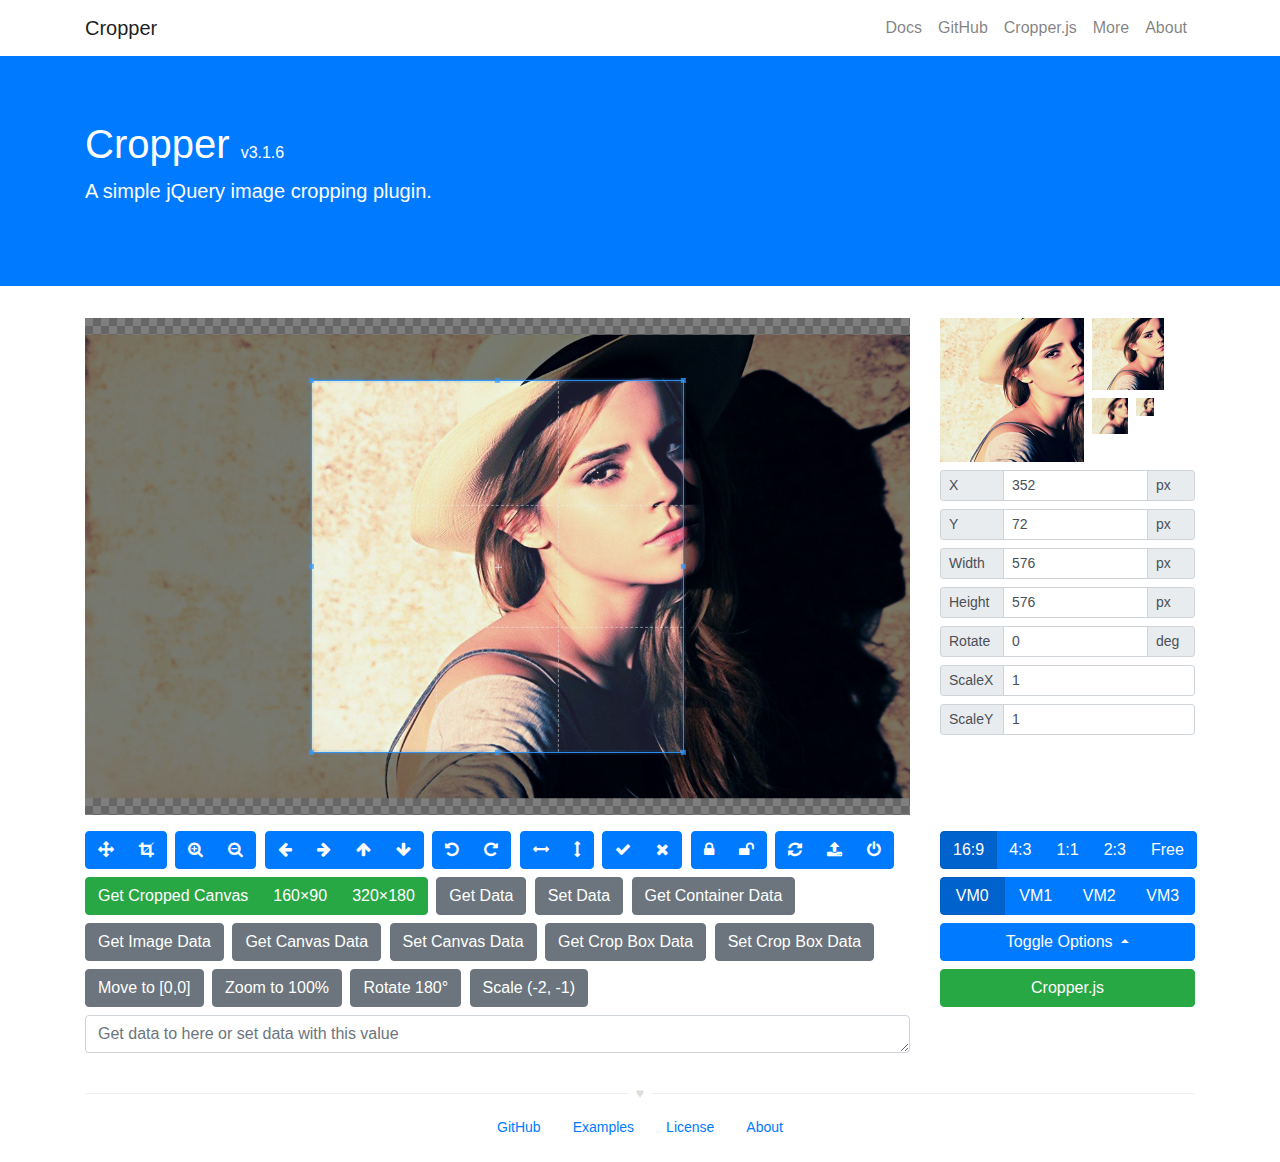
<file: plugin/cropper/index.html>
<!DOCTYPE html>
<html lang="en">
<head>
  <meta charset="utf-8">
  <meta http-equiv="x-ua-compatible" content="ie=edge">
  <meta name="viewport" content="width=device-width, initial-scale=1, shrink-to-fit=no">
  <meta name="description" content="A simple jQuery image cropping plugin.">
  <meta name="author" content="Chen Fengyuan">
  <title>Cropper</title>
  <link rel="stylesheet" href="https://maxcdn.bootstrapcdn.com/font-awesome/4.7.0/css/font-awesome.min.css">
  <link rel="stylesheet" href="https://maxcdn.bootstrapcdn.com/bootstrap/4.0.0/css/bootstrap.min.css">
  <link rel="stylesheet" href="css/cropper.css">
  <link rel="stylesheet" href="css/main.css">
</head>
<body>
  <!--[if lt IE 9]>
  <div class="alert alert-warning alert-dismissible fade show m-0 rounded-0" role="alert">
    You are using an <strong>outdated</strong> browser. Please <a href="http://browsehappy.com/">upgrade your browser</a> to improve your experience.
    <button type="button" class="close" data-dismiss="alert" aria-label="Close">
      <span aria-hidden="true">&times;</span>
    </button>
  </div>
  <![endif]-->

  <!-- Header -->
  <header class="navbar navbar-light navbar-expand-md">
    <div class="container">
      <a class="navbar-brand" href="./">Cropper</a>
      <button class="navbar-toggler" type="button" data-toggle="collapse" data-target="#navbar-collapse" aria-controls="navbar-collapse" aria-expanded="false" aria-label="Toggle navigation">
        <span class="navbar-toggler-icon"></span>
      </button>
      <div class="collapse navbar-collapse justify-content-end" id="navbar-collapse" role="navigation">
        <nav class="nav navbar-nav">
          <a class="nav-link" href="https://github.com/fengyuanchen/cropper/tree/v3.1.6/README.md" data-toggle="tooltip" title="View the documentation">Docs</a>
          <a class="nav-link" href="https://github.com/fengyuanchen/cropper" data-toggle="tooltip" title="View the GitHub project">GitHub</a>
          <a class="nav-link" href="https://fengyuanchen.github.io/cropperjs" data-toggle="tooltip" title="the non-jQuery version of Cropper (recommended)">Cropper.js</a>
          <a class="nav-link" href="https://fengyuanchen.github.io" data-toggle="tooltip" title="More projects">More</a>
          <a class="nav-link" href="http://chenfengyuan.com" data-toggle="tooltip" title="About the author">About</a>
        </nav>
      </div>
    </div>
  </header>

  <!-- Jumbotron -->
  <div class="jumbotron bg-primary text-white rounded-0">
    <div class="container">
        <h1>Cropper <small class="h6">v3.1.6</small></h1>
        <p class="lead">A simple jQuery image cropping plugin.</p>
    </div>
  </div>

  <!-- Content -->
  <div class="container">
    <div class="row">
      <div class="col-md-9">
        <!-- <h3>Demo:</h3> -->
        <div class="img-container">
          <img id="image" src="images/picture.jpg" alt="Picture">
        </div>
      </div>
      <div class="col-md-3">
        <!-- <h3>Preview:</h3> -->
        <div class="docs-preview clearfix">
          <div class="img-preview preview-lg"></div>
          <div class="img-preview preview-md"></div>
          <div class="img-preview preview-sm"></div>
          <div class="img-preview preview-xs"></div>
        </div>

        <!-- <h3>Data:</h3> -->
        <div class="docs-data">
          <div class="input-group input-group-sm">
            <span class="input-group-prepend">
              <label class="input-group-text" for="dataX">X</label>
            </span>
            <input type="text" class="form-control" id="dataX" placeholder="x">
            <span class="input-group-append">
              <span class="input-group-text">px</span>
            </span>
          </div>
          <div class="input-group input-group-sm">
            <span class="input-group-prepend">
              <label class="input-group-text" for="dataY">Y</label>
            </span>
            <input type="text" class="form-control" id="dataY" placeholder="y">
            <span class="input-group-append">
              <span class="input-group-text">px</span>
            </span>
          </div>
          <div class="input-group input-group-sm">
            <span class="input-group-prepend">
              <label class="input-group-text" for="dataWidth">Width</label>
            </span>
            <input type="text" class="form-control" id="dataWidth" placeholder="width">
            <span class="input-group-append">
              <span class="input-group-text">px</span>
            </span>
          </div>
          <div class="input-group input-group-sm">
            <span class="input-group-prepend">
              <label class="input-group-text" for="dataHeight">Height</label>
            </span>
            <input type="text" class="form-control" id="dataHeight" placeholder="height">
            <span class="input-group-append">
              <span class="input-group-text">px</span>
            </span>
          </div>
          <div class="input-group input-group-sm">
            <span class="input-group-prepend">
              <label class="input-group-text" for="dataRotate">Rotate</label>
            </span>
            <input type="text" class="form-control" id="dataRotate" placeholder="rotate">
            <span class="input-group-append">
              <span class="input-group-text">deg</span>
            </span>
          </div>
          <div class="input-group input-group-sm">
            <span class="input-group-prepend">
              <label class="input-group-text" for="dataScaleX">ScaleX</label>
            </span>
            <input type="text" class="form-control" id="dataScaleX" placeholder="scaleX">
          </div>
          <div class="input-group input-group-sm">
            <span class="input-group-prepend">
              <label class="input-group-text" for="dataScaleY">ScaleY</label>
            </span>
            <input type="text" class="form-control" id="dataScaleY" placeholder="scaleY">
          </div>
        </div>
      </div>
    </div>
    <div class="row">
      <div class="col-md-9 docs-buttons">
        <!-- <h3>Toolbar:</h3> -->
        <div class="btn-group">
          <button type="button" class="btn btn-primary" data-method="setDragMode" data-option="move" title="Move">
            <span class="docs-tooltip" data-toggle="tooltip" data-animation="false" title="$().cropper(&quot;setDragMode&quot;, &quot;move&quot;)">
              <span class="fa fa-arrows"></span>
            </span>
          </button>
          <button type="button" class="btn btn-primary" data-method="setDragMode" data-option="crop" title="Crop">
            <span class="docs-tooltip" data-toggle="tooltip" data-animation="false" title="$().cropper(&quot;setDragMode&quot;, &quot;crop&quot;)">
              <span class="fa fa-crop"></span>
            </span>
          </button>
        </div>

        <div class="btn-group">
          <button type="button" class="btn btn-primary" data-method="zoom" data-option="0.1" title="Zoom In">
            <span class="docs-tooltip" data-toggle="tooltip" data-animation="false" title="$().cropper(&quot;zoom&quot;, 0.1)">
              <span class="fa fa-search-plus"></span>
            </span>
          </button>
          <button type="button" class="btn btn-primary" data-method="zoom" data-option="-0.1" title="Zoom Out">
            <span class="docs-tooltip" data-toggle="tooltip" data-animation="false" title="$().cropper(&quot;zoom&quot;, -0.1)">
              <span class="fa fa-search-minus"></span>
            </span>
          </button>
        </div>

        <div class="btn-group">
          <button type="button" class="btn btn-primary" data-method="move" data-option="-10" data-second-option="0" title="Move Left">
            <span class="docs-tooltip" data-toggle="tooltip" data-animation="false" title="$().cropper(&quot;move&quot;, -10, 0)">
              <span class="fa fa-arrow-left"></span>
            </span>
          </button>
          <button type="button" class="btn btn-primary" data-method="move" data-option="10" data-second-option="0" title="Move Right">
            <span class="docs-tooltip" data-toggle="tooltip" data-animation="false" title="$().cropper(&quot;move&quot;, 10, 0)">
              <span class="fa fa-arrow-right"></span>
            </span>
          </button>
          <button type="button" class="btn btn-primary" data-method="move" data-option="0" data-second-option="-10" title="Move Up">
            <span class="docs-tooltip" data-toggle="tooltip" data-animation="false" title="$().cropper(&quot;move&quot;, 0, -10)">
              <span class="fa fa-arrow-up"></span>
            </span>
          </button>
          <button type="button" class="btn btn-primary" data-method="move" data-option="0" data-second-option="10" title="Move Down">
            <span class="docs-tooltip" data-toggle="tooltip" data-animation="false" title="$().cropper(&quot;move&quot;, 0, 10)">
              <span class="fa fa-arrow-down"></span>
            </span>
          </button>
        </div>

        <div class="btn-group">
          <button type="button" class="btn btn-primary" data-method="rotate" data-option="-45" title="Rotate Left">
            <span class="docs-tooltip" data-toggle="tooltip" data-animation="false" title="$().cropper(&quot;rotate&quot;, -45)">
              <span class="fa fa-rotate-left"></span>
            </span>
          </button>
          <button type="button" class="btn btn-primary" data-method="rotate" data-option="45" title="Rotate Right">
            <span class="docs-tooltip" data-toggle="tooltip" data-animation="false" title="$().cropper(&quot;rotate&quot;, 45)">
              <span class="fa fa-rotate-right"></span>
            </span>
          </button>
        </div>

        <div class="btn-group">
          <button type="button" class="btn btn-primary" data-method="scaleX" data-option="-1" title="Flip Horizontal">
            <span class="docs-tooltip" data-toggle="tooltip" data-animation="false" title="$().cropper(&quot;scaleX&quot;, -1)">
              <span class="fa fa-arrows-h"></span>
            </span>
          </button>
          <button type="button" class="btn btn-primary" data-method="scaleY" data-option="-1" title="Flip Vertical">
            <span class="docs-tooltip" data-toggle="tooltip" data-animation="false" title="$().cropper(&quot;scaleY&quot;, -1)">
              <span class="fa fa-arrows-v"></span>
            </span>
          </button>
        </div>

        <div class="btn-group">
          <button type="button" class="btn btn-primary" data-method="crop" title="Crop">
            <span class="docs-tooltip" data-toggle="tooltip" data-animation="false" title="$().cropper(&quot;crop&quot;)">
              <span class="fa fa-check"></span>
            </span>
          </button>
          <button type="button" class="btn btn-primary" data-method="clear" title="Clear">
            <span class="docs-tooltip" data-toggle="tooltip" data-animation="false" title="$().cropper(&quot;clear&quot;)">
              <span class="fa fa-remove"></span>
            </span>
          </button>
        </div>

        <div class="btn-group">
          <button type="button" class="btn btn-primary" data-method="disable" title="Disable">
            <span class="docs-tooltip" data-toggle="tooltip" data-animation="false" title="$().cropper(&quot;disable&quot;)">
              <span class="fa fa-lock"></span>
            </span>
          </button>
          <button type="button" class="btn btn-primary" data-method="enable" title="Enable">
            <span class="docs-tooltip" data-toggle="tooltip" data-animation="false" title="$().cropper(&quot;enable&quot;)">
              <span class="fa fa-unlock"></span>
            </span>
          </button>
        </div>

        <div class="btn-group">
          <button type="button" class="btn btn-primary" data-method="reset" title="Reset">
            <span class="docs-tooltip" data-toggle="tooltip" data-animation="false" title="$().cropper(&quot;reset&quot;)">
              <span class="fa fa-refresh"></span>
            </span>
          </button>
          <label class="btn btn-primary btn-upload" for="inputImage" title="Upload image file">
            <input type="file" class="sr-only" id="inputImage" name="file" accept=".jpg,.jpeg,.png,.gif,.bmp,.tiff">
            <span class="docs-tooltip" data-toggle="tooltip" data-animation="false" title="Import image with Blob URLs">
              <span class="fa fa-upload"></span>
            </span>
          </label>
          <button type="button" class="btn btn-primary" data-method="destroy" title="Destroy">
            <span class="docs-tooltip" data-toggle="tooltip" data-animation="false" title="$().cropper(&quot;destroy&quot;)">
              <span class="fa fa-power-off"></span>
            </span>
          </button>
        </div>

        <div class="btn-group btn-group-crop">
          <button type="button" class="btn btn-success" data-method="getCroppedCanvas" data-option="{ &quot;maxWidth&quot;: 4096, &quot;maxHeight&quot;: 4096 }">
            <span class="docs-tooltip" data-toggle="tooltip" data-animation="false" title="$().cropper(&quot;getCroppedCanvas&quot;, { maxWidth: 4096, maxHeight: 4096 })">
              Get Cropped Canvas
            </span>
          </button>
          <button type="button" class="btn btn-success" data-method="getCroppedCanvas" data-option="{ &quot;width&quot;: 160, &quot;height&quot;: 90 }">
            <span class="docs-tooltip" data-toggle="tooltip" data-animation="false" title="$().cropper(&quot;getCroppedCanvas&quot;, { width: 160, height: 90 })">
              160&times;90
            </span>
          </button>
          <button type="button" class="btn btn-success" data-method="getCroppedCanvas" data-option="{ &quot;width&quot;: 320, &quot;height&quot;: 180 }">
            <span class="docs-tooltip" data-toggle="tooltip" data-animation="false" title="$().cropper(&quot;getCroppedCanvas&quot;, { width: 320, height: 180 })">
              320&times;180
            </span>
          </button>
        </div>

        <!-- Show the cropped image in modal -->
        <div class="modal fade docs-cropped" id="getCroppedCanvasModal" aria-hidden="true" aria-labelledby="getCroppedCanvasTitle" role="dialog" tabindex="-1">
          <div class="modal-dialog">
            <div class="modal-content">
              <div class="modal-header">
                <h5 class="modal-title" id="getCroppedCanvasTitle">Cropped</h5>
                <button type="button" class="close" data-dismiss="modal" aria-label="Close">
                  <span aria-hidden="true">&times;</span>
                </button>
              </div>
              <div class="modal-body"></div>
              <div class="modal-footer">
                <button type="button" class="btn btn-secondary" data-dismiss="modal">Close</button>
                <a class="btn btn-primary" id="download" href="javascript:void(0);" download="cropped.jpg">Download</a>
              </div>
            </div>
          </div>
        </div><!-- /.modal -->

        <button type="button" class="btn btn-secondary" data-method="getData" data-option data-target="#putData">
          <span class="docs-tooltip" data-toggle="tooltip" data-animation="false" title="$().cropper(&quot;getData&quot;)">
            Get Data
          </span>
        </button>
        <button type="button" class="btn btn-secondary" data-method="setData" data-target="#putData">
          <span class="docs-tooltip" data-toggle="tooltip" data-animation="false" title="$().cropper(&quot;setData&quot;, data)">
            Set Data
          </span>
        </button>
        <button type="button" class="btn btn-secondary" data-method="getContainerData" data-option data-target="#putData">
          <span class="docs-tooltip" data-toggle="tooltip" data-animation="false" title="$().cropper(&quot;getContainerData&quot;)">
            Get Container Data
          </span>
        </button>
        <button type="button" class="btn btn-secondary" data-method="getImageData" data-option data-target="#putData">
          <span class="docs-tooltip" data-toggle="tooltip" data-animation="false" title="$().cropper(&quot;getImageData&quot;)">
            Get Image Data
          </span>
        </button>
        <button type="button" class="btn btn-secondary" data-method="getCanvasData" data-option data-target="#putData">
          <span class="docs-tooltip" data-toggle="tooltip" data-animation="false" title="$().cropper(&quot;getCanvasData&quot;)">
            Get Canvas Data
          </span>
        </button>
        <button type="button" class="btn btn-secondary" data-method="setCanvasData" data-target="#putData">
          <span class="docs-tooltip" data-toggle="tooltip" data-animation="false" title="$().cropper(&quot;setCanvasData&quot;, data)">
            Set Canvas Data
          </span>
        </button>
        <button type="button" class="btn btn-secondary" data-method="getCropBoxData" data-option data-target="#putData">
          <span class="docs-tooltip" data-toggle="tooltip" data-animation="false" title="$().cropper(&quot;getCropBoxData&quot;)">
            Get Crop Box Data
          </span>
        </button>
        <button type="button" class="btn btn-secondary" data-method="setCropBoxData" data-target="#putData">
          <span class="docs-tooltip" data-toggle="tooltip" data-animation="false" title="$().cropper(&quot;setCropBoxData&quot;, data)">
            Set Crop Box Data
          </span>
        </button>
        <button type="button" class="btn btn-secondary" data-method="moveTo" data-option="0">
          <span class="docs-tooltip" data-toggle="tooltip" data-animation="false" title="cropper.moveTo(0)">
            Move to [0,0]
          </span>
        </button>
        <button type="button" class="btn btn-secondary" data-method="zoomTo" data-option="1">
          <span class="docs-tooltip" data-toggle="tooltip" data-animation="false" title="cropper.zoomTo(1)">
            Zoom to 100%
          </span>
        </button>
        <button type="button" class="btn btn-secondary" data-method="rotateTo" data-option="180">
          <span class="docs-tooltip" data-toggle="tooltip" data-animation="false" title="cropper.rotateTo(180)">
            Rotate 180°
          </span>
        </button>
        <button type="button" class="btn btn-secondary" data-method="scale" data-option="-2" data-second-option="-1">
          <span class="docs-tooltip" data-toggle="tooltip" title="cropper.scale(-2, -1)">
            Scale (-2, -1)
          </span>
        </button>
        <textarea type="text" class="form-control" id="putData" rows="1" placeholder="Get data to here or set data with this value"></textarea>
      </div><!-- /.docs-buttons -->

      <div class="col-md-3 docs-toggles">
        <!-- <h3>Toggles:</h3> -->
        <div class="btn-group d-flex flex-nowrap" data-toggle="buttons">
          <label class="btn btn-primary active">
            <input type="radio" class="sr-only" id="aspectRatio0" name="aspectRatio" value="1.7777777777777777">
            <span class="docs-tooltip" data-toggle="tooltip" data-animation="false" title="aspectRatio: 16 / 9">
              16:9
            </span>
          </label>
          <label class="btn btn-primary">
            <input type="radio" class="sr-only" id="aspectRatio1" name="aspectRatio" value="1.3333333333333333">
            <span class="docs-tooltip" data-toggle="tooltip" data-animation="false" title="aspectRatio: 4 / 3">
              4:3
            </span>
          </label>
          <label class="btn btn-primary">
            <input type="radio" class="sr-only" id="aspectRatio2" name="aspectRatio" value="1">
            <span class="docs-tooltip" data-toggle="tooltip" data-animation="false" title="aspectRatio: 1 / 1">
              1:1
            </span>
          </label>
          <label class="btn btn-primary">
            <input type="radio" class="sr-only" id="aspectRatio3" name="aspectRatio" value="0.6666666666666666">
            <span class="docs-tooltip" data-toggle="tooltip" data-animation="false" title="aspectRatio: 2 / 3">
              2:3
            </span>
          </label>
          <label class="btn btn-primary">
            <input type="radio" class="sr-only" id="aspectRatio4" name="aspectRatio" value="NaN">
            <span class="docs-tooltip" data-toggle="tooltip" data-animation="false" title="aspectRatio: NaN">
              Free
            </span>
          </label>
        </div>

        <div class="btn-group d-flex flex-nowrap" data-toggle="buttons">
          <label class="btn btn-primary active">
            <input type="radio" class="sr-only" id="viewMode0" name="viewMode" value="0" checked>
            <span class="docs-tooltip" data-toggle="tooltip" data-animation="false" title="View Mode 0">
              VM0
            </span>
          </label>
          <label class="btn btn-primary">
            <input type="radio" class="sr-only" id="viewMode1" name="viewMode" value="1">
            <span class="docs-tooltip" data-toggle="tooltip" data-animation="false" title="View Mode 1">
              VM1
            </span>
          </label>
          <label class="btn btn-primary">
            <input type="radio" class="sr-only" id="viewMode2" name="viewMode" value="2">
            <span class="docs-tooltip" data-toggle="tooltip" data-animation="false" title="View Mode 2">
              VM2
            </span>
          </label>
          <label class="btn btn-primary">
            <input type="radio" class="sr-only" id="viewMode3" name="viewMode" value="3">
            <span class="docs-tooltip" data-toggle="tooltip" data-animation="false" title="View Mode 3">
              VM3
            </span>
          </label>
        </div>

        <div class="dropdown dropup docs-options">
          <button type="button" class="btn btn-primary btn-block dropdown-toggle" id="toggleOptions" data-toggle="dropdown" aria-expanded="true">
            Toggle Options
            <span class="caret"></span>
          </button>
          <ul class="dropdown-menu" aria-labelledby="toggleOptions" role="menu">
            <li class="dropdown-item">
              <div class="form-check">
                <input class="form-check-input" id="responsive" type="checkbox" name="responsive" checked>
                <label class="form-check-label" for="responsive">responsive</label>
              </div>
            </li>
            <li class="dropdown-item">
              <div class="form-check">
                <input class="form-check-input" id="restore" type="checkbox" name="restore" checked>
                <label class="form-check-label" for="restore">restore</label>
              </div>
            </li>
            <li class="dropdown-item">
              <div class="form-check">
                <input class="form-check-input" id="checkCrossOrigin" type="checkbox" name="checkCrossOrigin" checked>
                <label class="form-check-label" for="checkCrossOrigin">checkCrossOrigin</label>
              </div>
            </li>
            <li class="dropdown-item">
              <div class="form-check">
                <input class="form-check-input" id="checkOrientation" type="checkbox" name="checkOrientation" checked>
                <label class="form-check-label" for="checkOrientation">checkOrientation</label>
              </div>
            </li>
            <li class="dropdown-item">
              <div class="form-check">
                <input class="form-check-input" id="modal" type="checkbox" name="modal" checked>
                <label class="form-check-label" for="modal">modal</label>
              </div>
            </li>
            <li class="dropdown-item">
              <div class="form-check">
                <input class="form-check-input" id="guides" type="checkbox" name="guides" checked>
                <label class="form-check-label" for="guides">guides</label>
              </div>
            </li>
            <li class="dropdown-item">
              <div class="form-check">
                <input class="form-check-input" id="center" type="checkbox" name="center" checked>
                <label class="form-check-label" for="center">center</label>
              </div>
            </li>
            <li class="dropdown-item">
              <div class="form-check">
                <input class="form-check-input" id="highlight" type="checkbox" name="highlight" checked>
                <label class="form-check-label" for="highlight">highlight</label>
              </div>
            </li>
            <li class="dropdown-item">
              <div class="form-check">
                <input class="form-check-input" id="background" type="checkbox" name="background" checked>
                <label class="form-check-label" for="background">background</label>
              </div>
            </li>
            <li class="dropdown-item">
              <div class="form-check">
                <input class="form-check-input" id="autoCrop" type="checkbox" name="autoCrop" checked>
                <label class="form-check-label" for="autoCrop">autoCrop</label>
              </div>
            </li>
            <li class="dropdown-item">
              <div class="form-check">
                <input class="form-check-input" id="movable" type="checkbox" name="movable" checked>
                <label class="form-check-label" for="movable">movable</label>
              </div>
            </li>
            <li class="dropdown-item">
              <div class="form-check">
                <input class="form-check-input" id="rotatable" type="checkbox" name="rotatable" checked>
                <label class="form-check-label" for="rotatable">rotatable</label>
              </div>
            </li>
            <li class="dropdown-item">
              <div class="form-check">
                <input class="form-check-input" id="scalable" type="checkbox" name="scalable" checked>
                <label class="form-check-label" for="scalable">scalable</label>
              </div>
            </li>
            <li class="dropdown-item">
              <div class="form-check">
                <input class="form-check-input" id="zoomable" type="checkbox" name="zoomable" checked>
                <label class="form-check-label" for="zoomable">zoomable</label>
              </div>
            </li>
            <li class="dropdown-item">
              <div class="form-check">
                <input class="form-check-input" id="zoomOnTouch" type="checkbox" name="zoomOnTouch" checked>
                <label class="form-check-label" for="zoomOnTouch">zoomOnTouch</label>
              </div>
            </li>
            <li class="dropdown-item">
              <div class="form-check">
                <input class="form-check-input" id="zoomOnWheel" type="checkbox" name="zoomOnWheel" checked>
                <label class="form-check-label" for="zoomOnWheel">zoomOnWheel</label>
              </div>
            </li>
            <li class="dropdown-item">
              <div class="form-check">
                <input class="form-check-input" id="cropBoxMovable" type="checkbox" name="cropBoxMovable" checked>
                <label class="form-check-label" for="cropBoxMovable">cropBoxMovable</label>
              </div>
            </li>
            <li class="dropdown-item">
              <div class="form-check">
                <input class="form-check-input" id="cropBoxResizable" type="checkbox" name="cropBoxResizable" checked>
                <label class="form-check-label" for="cropBoxResizable">cropBoxResizable</label>
              </div>
            </li>
            <li class="dropdown-item">
              <div class="form-check">
                <input class="form-check-input" id="toggleDragModeOnDblclick" type="checkbox" name="toggleDragModeOnDblclick" checked>
                <label class="form-check-label" for="toggleDragModeOnDblclick">toggleDragModeOnDblclick</label>
              </div>
            </li>
          </ul>
        </div><!-- /.dropdown -->

        <a class="btn btn-success btn-block" data-toggle="tooltip" data-animation="false" href="https://fengyuanchen.github.io/cropperjs" title="The non-jQuery version of Cropper (recommended)">Cropper.js</a>

      </div><!-- /.docs-toggles -->
    </div>
  </div>

  <!-- Footer -->
  <footer class="footer">
    <div class="container">
      <p class="heart"></p>
      <nav class="nav flex-wrap justify-content-center mb-3">
        <a class="nav-link" href="https://github.com/fengyuanchen/cropper">GitHub</a>
        <a class="nav-link" href="https://github.com/fengyuanchen/cropper/tree/v3.1.6/examples">Examples</a>
        <a class="nav-link" href="https://github.com/fengyuanchen/cropper/tree/v3.1.6/LICENSE">License</a>
        <a class="nav-link" href="http://chenfengyuan.com">About</a>
      </nav>
    </div>
  </footer>

  <!-- Scripts -->
  <script src="https://code.jquery.com/jquery-3.3.1.slim.min.js"></script>
  <script src="https://maxcdn.bootstrapcdn.com/bootstrap/4.0.0/js/bootstrap.bundle.min.js"></script>
  <script src="https://fengyuanchen.github.io/js/common.js"></script>
  <script src="js/cropper.js"></script>
  <script src="js/main.js"></script>
</body>
</html>
</file>
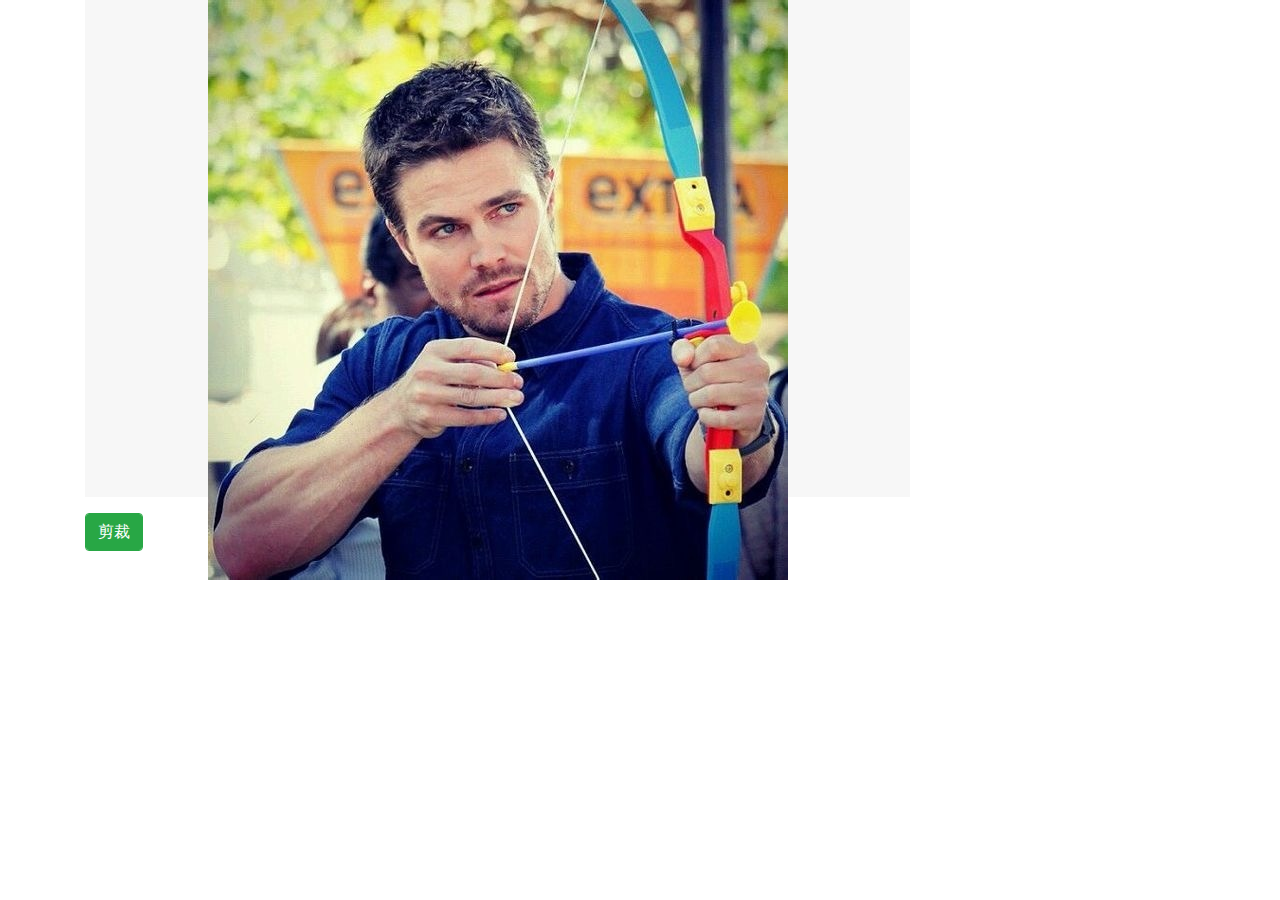
<file: plugin/v3.1.6/index.html>
<!DOCTYPE html>
<html lang="en">

	<head>
		<meta charset="utf-8">
		<meta http-equiv="x-ua-compatible" content="ie=edge">
		<meta name="viewport" content="width=device-width, initial-scale=1, shrink-to-fit=no">
		<meta name="description" content="A simple jQuery image cropping plugin.">
		<meta name="author" content="Chen Fengyuan">
		<title>Cropper</title>
		<script src="../../js/mui.min.js"></script>
		<link href="../../css/mui.min.css" rel="stylesheet" />
		<link rel="stylesheet" href="https://maxcdn.bootstrapcdn.com/font-awesome/4.7.0/css/font-awesome.min.css">
		<link rel="stylesheet" href="https://maxcdn.bootstrapcdn.com/bootstrap/4.0.0/css/bootstrap.min.css">
		<link rel="stylesheet" href="css/cropper.css">
		<link rel="stylesheet" href="css/main.css">
	</head>

	<body>

		<!-- Content -->
		<div class="container">
			<div class="row">
				<div class="col-md-9">
					<!-- <h3>Demo:</h3> -->
					<div class="img-container">
						<img id="image" src="../../css/registLogin/arrow.jpg" alt="Picture">
					</div>
				</div>
			</div>
			<div class="row">
				<div class="col-md-9 docs-buttons">
					<button id="cutter" type="button" class="btn btn-success">剪裁</button>
				</div>
			</div>
		</div>

		<!-- Scripts -->
		<script src="https://code.jquery.com/jquery-3.3.1.slim.min.js"></script>
		<script src="https://maxcdn.bootstrapcdn.com/bootstrap/4.0.0/js/bootstrap.bundle.min.js"></script>
		<script src="https://fengyuanchen.github.io/js/common.js"></script>
		<script src="js/cropper.js"></script>
		<!--<script src="js/main.js"></script>-->

		<script type="text/javascript">
			mui.plusReady(function() {
				
				var $image = $('#image');
				var options = {
					aspectRatio: 1 / 1,
					crop: function(e) {}
				};
			
				// Cropper
				$image.cropper(options);

				$("#cutter").on('click', function() {
					var cropper = $image.data('cropper');
					var result;

					result = $image.cropper("getCroppedCanvas");

					if(result) {
						var base64Url = result.toDataURL();
						console.log(base64Url);
					}
				})

			});
		</script>

	</body>

</html>
</file>
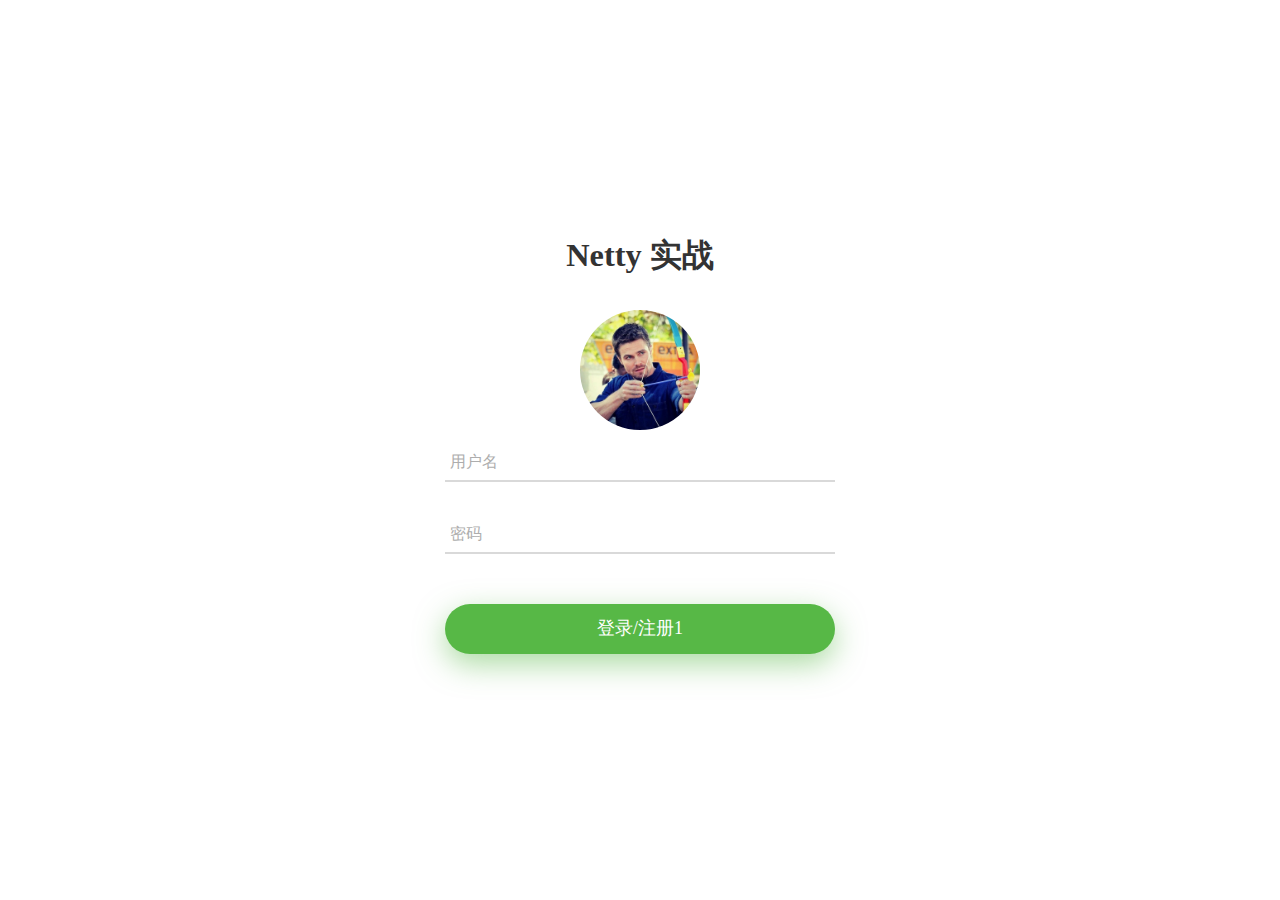
<file: login.html>
<!DOCTYPE html>
<html>

	<head>
		<meta charset="utf-8">
		<meta name="viewport" content="width=device-width,initial-scale=1,minimum-scale=1,maximum-scale=1,user-scalable=no" />
		<title></title>
		<script src="js/mui.min.js"></script>

		<link rel="stylesheet" type="text/css" href="css/registLogin/util.css">
		<link rel="stylesheet" type="text/css" href="css/registLogin/main.css">

		<script type="text/javascript" charset="utf-8">
			mui.init();
		</script>

		<style>
			.p-t-85 {
				padding-top: 10px;
			}
			
			.p-b-70 {
				padding-bottom: 35px;
			}
			
			.m-t-85 {
				margin-top: 15px;
			}
			
			.container-login100 {
				padding: 25px;
			}
			/*toast信息提示*/
			
			.mui-toast-container {
				bottom: 50% !important;
			}
			.mui-toast-message {
				opacity: 0.6;
				color: #fff;
				width: 180px;
				padding: 70px 5px 10px 5px;
			}
		</style>
	</head>

	<body>

		<div class="mui-content">
			<div class="container-login100">
				<div class="wrap-login100 p-t-85 p-b-20">
					<form id="userform">
						<span class="login100-form-title p-b-70">
							<h5>Netty 实战</h5>
						</span>
						<span class="login100-form-avatar">
							<img id="img_login_face" src="css/registLogin/arrow.jpg" alt="风间影月">
						</span>

						<div class="wrap-input100 validate-input m-t-85 m-b-35">
							<input class="input100" type="text" id="username" name="username" placeholder="用户名">
							<span class="focus-input100"></span>
						</div>

						<div class="wrap-input100 validate-input m-b-50">
							<input class="input100" type="password" id="txt_password" name="password" placeholder="密码">
							<span class="focus-input100"></span>
						</div>
						<div class="container-login100-form-btn">
							<button type="submit" id="registOrLogin" class="login100-form-btn">
								登录/注册1
							</button>
						</div>
					</form>
					
				</div>
			</div>
		</div>
		<script type="text/javascript" src="js/app.js" ></script>
		<script type="text/javascript">
			
			mui.plusReady(function() {
				
//				// 判断用户是否注册登录过，如果本地内存有全局的用户对象，此时直接跳转到首页
				var userInfo = app.getUserGlobalInfo();
				if (userInfo != null) {
					// 页面跳转
					mui.openWindow("index.html", "index.html");
				}
				
				var userform = document.getElementById("userform");
				var username = document.getElementById("username");
				var txt_password = document.getElementById("txt_password");
				
				userform.addEventListener("submit", function(e){
					// 判断用户名是否为空，如果为空则让其获得焦点
					if (!app.isNotNull(username.value)) {
						// 获取焦点
						username.focus();
					} else if (!app.isNotNull(txt_password.value)) {
						// 获取焦点
						txt_password.focus();
					} else {
						// 判断用户名和密码的长度，进行限制
						if (username.value.length > 12) {
							app.showToast("用户名不能超过12", "error");
							return false;
						} else if (txt_password.value.length > 12) {
							app.showToast("密码不能超过12", "error");
							return false;
						}
						
						// 获取每台手机的唯一cid
						var cid = plus.push.getClientInfo().clientid;
						// 与后端联调
						mui.ajax(app.serverUrl+"/u/registOrLogin",{
							data:{
								username:username.value,
								password:txt_password.value,
								cid: cid
							},
							dataType:'json',//服务器返回json格式数据
							type:'post',//HTTP请求类型
							timeout:10000,//超时时间设置为10秒；
							headers:{'Content-Type':'application/json'},	              
//							headers:{'Content-Type':'application/x-www-form-urlencoded'}, 
							success:function(data){
								//服务器返回响应，根据响应结果，分析是否登录成功；
								
								console.log(JSON.stringify(data));
								
								username.blur();
								txt_password.blur();
								
								if (data.status == 200) {
									// 登录或者注册成功之后，保存全局用户对象到本地缓存
									var userInfoJson = data.data;
									app.setUserGlobalInfo(userInfoJson);
									
									// 页面跳转
									mui.openWindow("index.html", "index.html");
								} else {
									app.showToast(data.msg, "error");
								}
						},
						error:function(xhr, type, errorThrown){
							console.log(xhr),
							console.log(type),
							console.log(errorThrown)
							
						}
						});
						
					}
					
					
					// 阻止默认时间，阻止默认表单提交
					e.preventDefault();
				});
			})
			
		</script>

	</body>

</html>
</file>
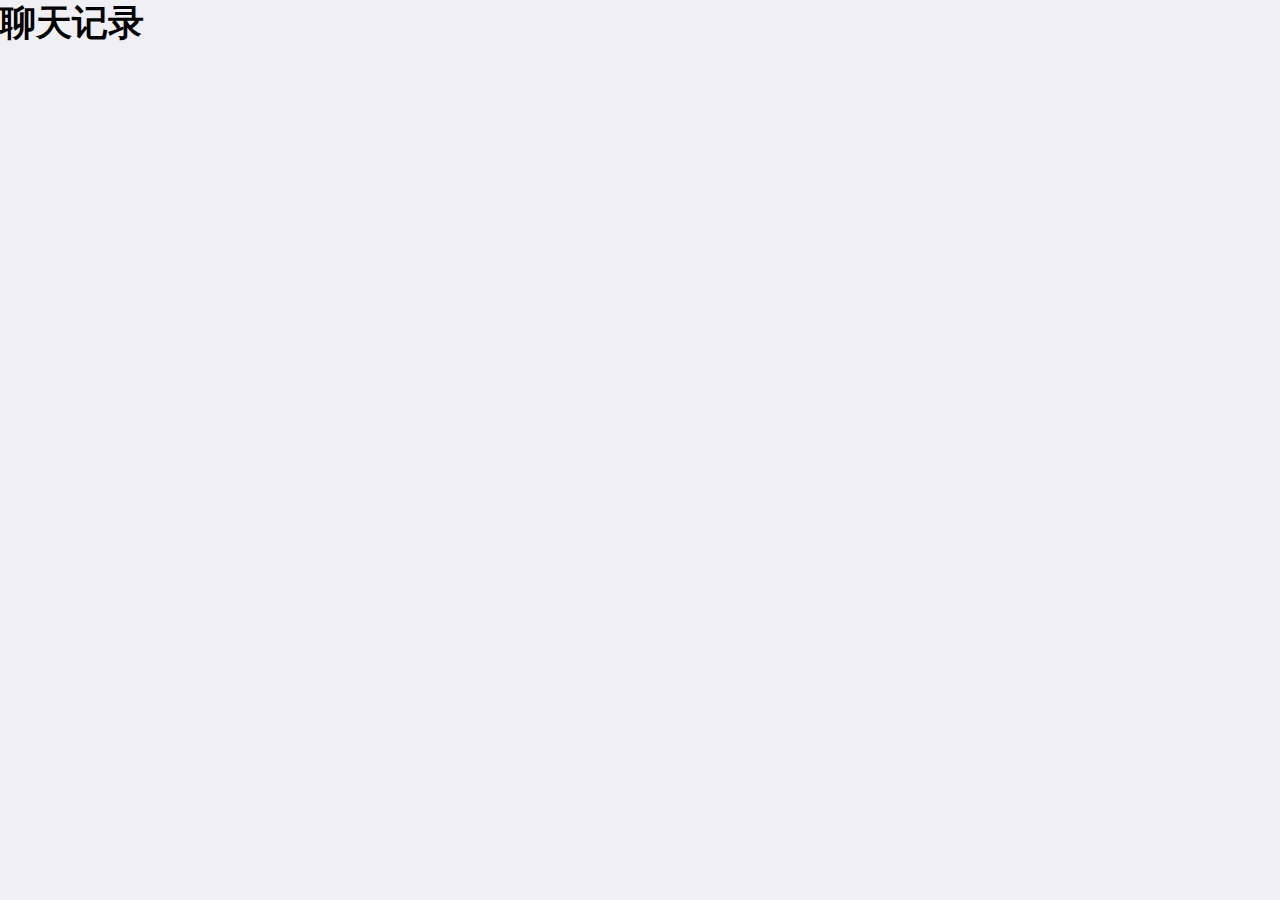
<file: xiyifen-chatlist.html>
<!doctype html>
<html>

	<head>
		<meta charset="UTF-8">
		<title></title>
		<meta name="viewport" content="width=device-width,initial-scale=1,minimum-scale=1,maximum-scale=1,user-scalable=no" />
		<link href="css/mui.min.css" rel="stylesheet" />
	</head>

	<body>
		
		<h1>聊天记录</h1>
		<script src="js/mui.min.js"></script>
		<script type="text/javascript">
			mui.init()
		</script>
	</body>

</html>
</file>
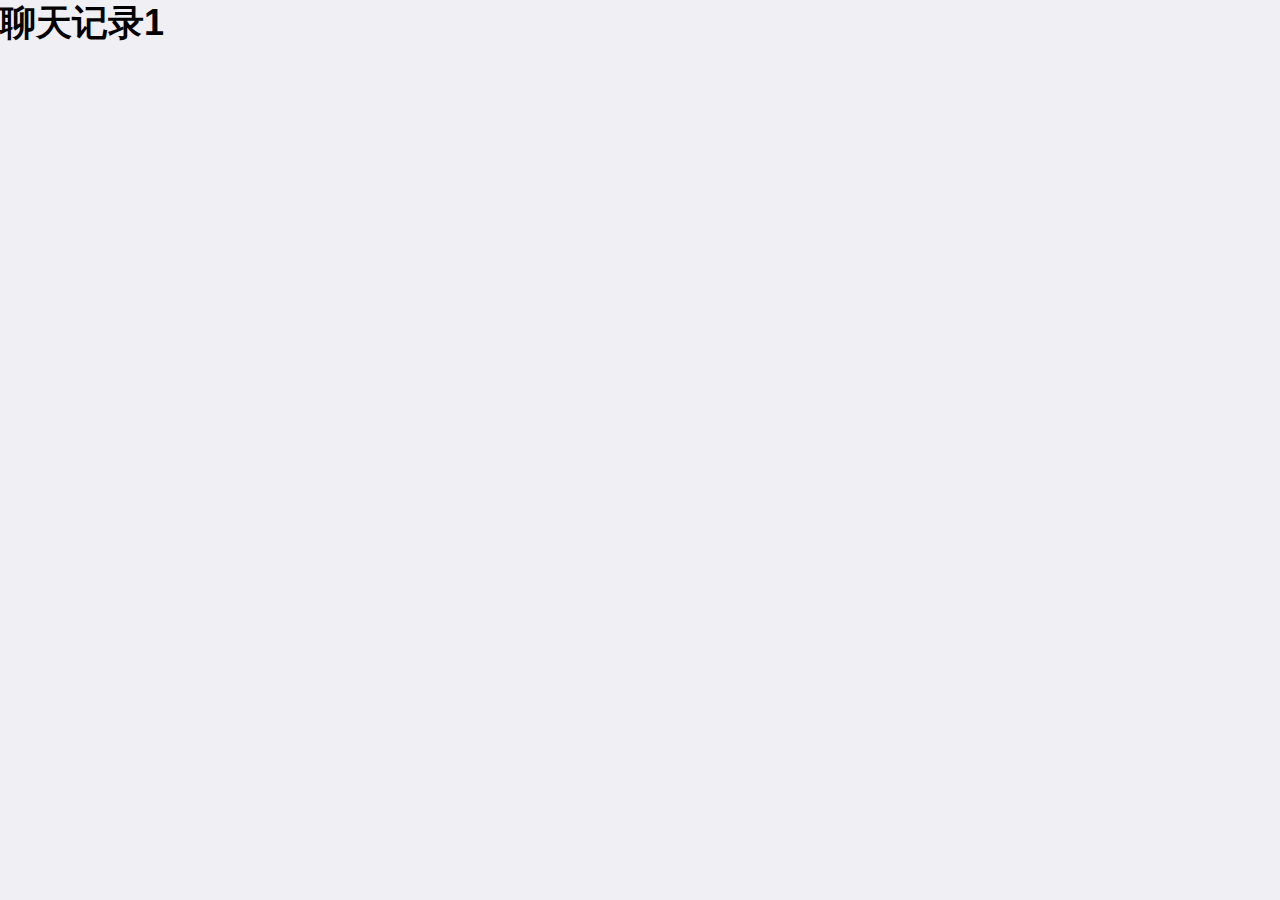
<file: xiyifen-contact.html>
<!doctype html>
<html>

	<head>
		<meta charset="UTF-8">
		<title></title>
		<meta name="viewport" content="width=device-width,initial-scale=1,minimum-scale=1,maximum-scale=1,user-scalable=no" />
		<link href="css/mui.min.css" rel="stylesheet" />
	</head>

	<body>
		
		<h1>聊天记录1</h1>
		<script src="js/mui.min.js"></script>
		<script type="text/javascript">
			mui.init()
		</script>
	</body>

</html>
</file>
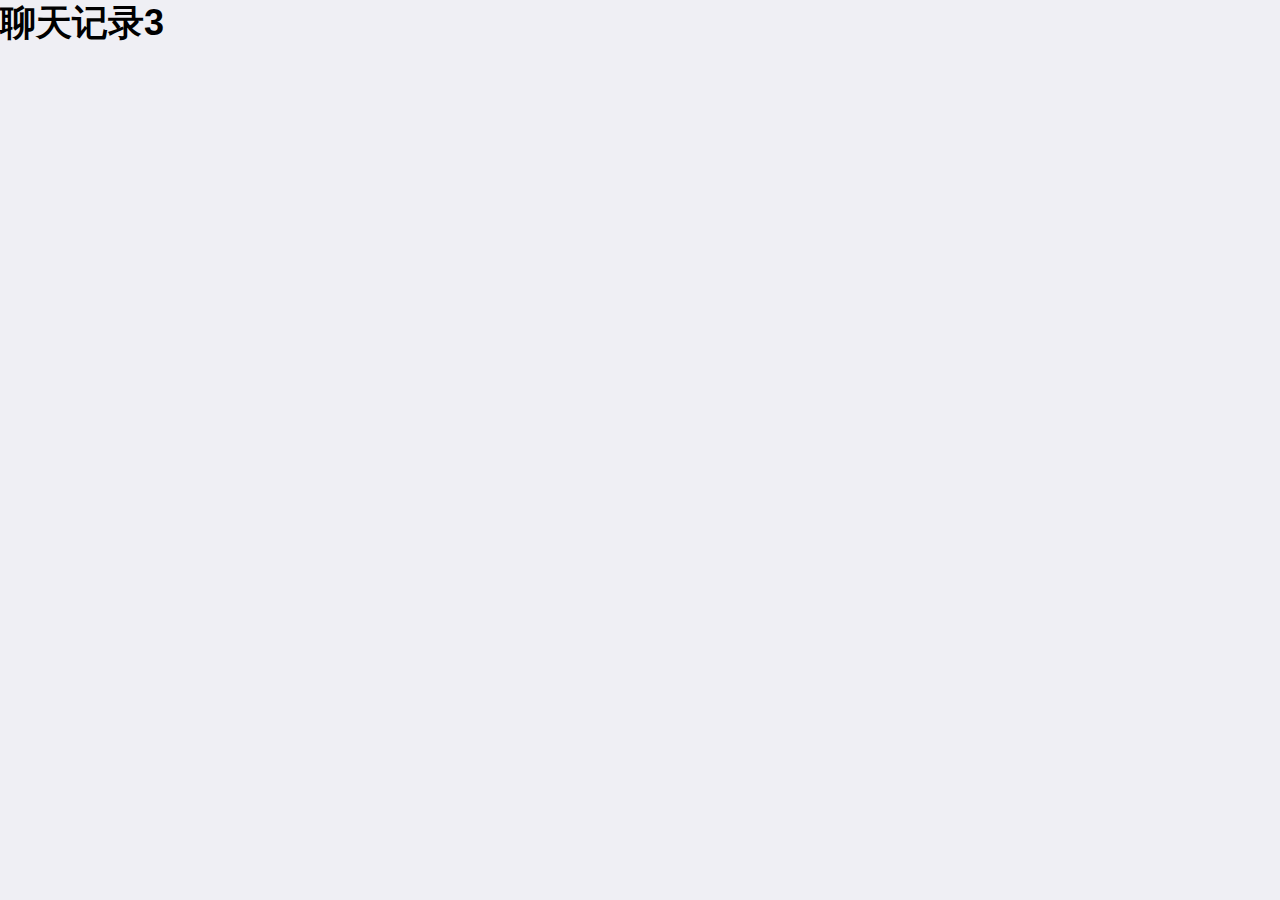
<file: xiyifen-discover.html>
<!doctype html>
<html>

	<head>
		<meta charset="UTF-8">
		<title></title>
		<meta name="viewport" content="width=device-width,initial-scale=1,minimum-scale=1,maximum-scale=1,user-scalable=no" />
		<link href="css/mui.min.css" rel="stylesheet" />
	</head>

	<body>
		
		<h1>聊天记录3</h1>
		<script src="js/mui.min.js"></script>
		<script type="text/javascript">
			mui.init()
		</script>
	</body>

</html>
</file>
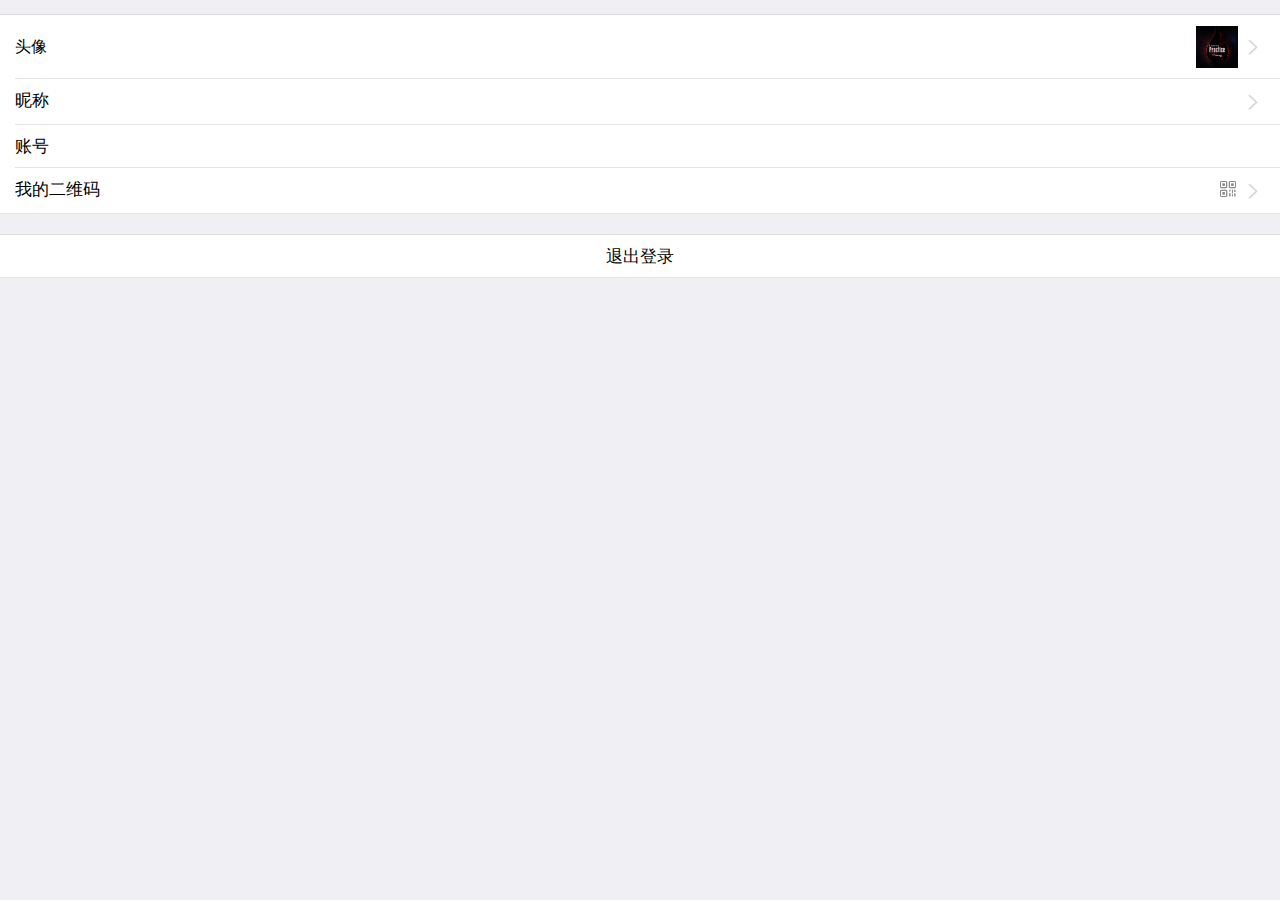
<file: xiyifen-me.html>
<!doctype html>
<html>

	<head>
		<meta charset="UTF-8">
		<title></title>
		<meta name="viewport" content="width=device-width,initial-scale=1,minimum-scale=1,maximum-scale=1,user-scalable=no" />
		<link href="css/mui.min.css" rel="stylesheet" />
	</head>

	<body>
		
		<div class="mui-content">
		    
		    <ul class="mui-table-view">
		        <li class="mui-table-view-cell mui-media">
		            <a id="link_myface" href="javascript:;">
		            	<span class="mui-pull-right mui-icon mui-icon-arrowright" 
		            			style="line-height: 42px;color: lightgray;margin-left: 3px;"></span>
		                <img id="img_my_face" class="mui-media-object mui-pull-right" src="image/face-default-cat.png">
		                <div class="mui-media-body" style="line-height: 42px;font-size: 16px;">
		                    	头像
		                </div>
		            </a>
		        </li>
		        <li class="mui-table-view-cell mui-media">
		            <a id="link_nickname" href="javascript:;">
		            	<span class="mui-pull-right mui-icon mui-icon-arrowright" 
		            			style="color: lightgray;margin-left: 3px;"></span>
		            	<span id="span_nickname" class="mui-pull-right" 
		            			style="color: gray;font-size: 14px;"></span>
		                <div class="mui-media-body">
		                    昵称
		                </div>
		            </a>
		        </li>
		        <li class="mui-table-view-cell mui-media">
		            <a href="javascript:;">
		            	<span id="span_username" class="mui-pull-right" 
		            			style="color: gray;font-size: 14px;"></span>
		                <div class="mui-media-body">
		                    账号
		                </div>
		            </a>
		        </li>
		        <li class="mui-table-view-cell mui-media">
		            <a id="link_my_qrcode" href="javascript:;">
		            	<span class="mui-pull-right mui-icon mui-icon-arrowright" 
		            			style="color: lightgray;margin-left: 3px;"></span>
		                <img class="mui-media-object mui-pull-right" 
		                	src="image/qrcode.png" style="max-width: 20px;height: 20px;">
		                <div class="mui-media-body">
		                    我的二维码
		                </div>
		            </a>
		        </li>
		    </ul>
		    
		    <br />
		    
		    <ul class="mui-table-view">
		    	<li class="mui-table-view-cell mui-media" 
		    		style="text-align: center;">
		            <a id="link_logout" href="javascript:;">
		                <div class="mui-media-body">
		                    退出登录
		                </div>
		            </a>
		        </li>
		    </ul>
		    
		</div>
		
		<script src="js/mui.min.js"></script>
		<script src="js/app.js"></script>
		<script type="text/javascript">
			mui.init()
			mui.plusReady(function(){
				var meWebview = plus.webview.currentWebview();
				meWebview.addEventListener("show",function(){
					refreshUserInfo()
				});
				
				// 页面跳转，我的头像
				var myface=document.getElementById("link_myface");
				myface.addEventListener("tap",function(){
					mui.openWindow("myface.html","myface.html");
				});
				
				// 添加自定义事件,刷新头像,当用户修改头像后调用
				window.addEventListener("refresh",function(){
					refreshUserInfo();
				})
				
			});
			
			function refreshUserInfo(){
				var user=app.getUserGlobalInfo();
				console.log(JSON.stringify(user));
				if (user != null) {
					var faceImage = user.faceImage;
					var nickname = user.nickname;
					var username = user.username;
					
					var span_nickname = document.getElementById("span_nickname");
					var span_username = document.getElementById("span_username");
					
					span_nickname.innerHTML = nickname;
					span_username.innerHTML = username;
					
					if (app.isNotNull(faceImage)) {
						var img_my_face = document.getElementById("img_my_face");
						img_my_face.src = app.imgServerUrl + faceImage;
					}
				}
			}
			
		</script>
	</body>

</html>
</file>
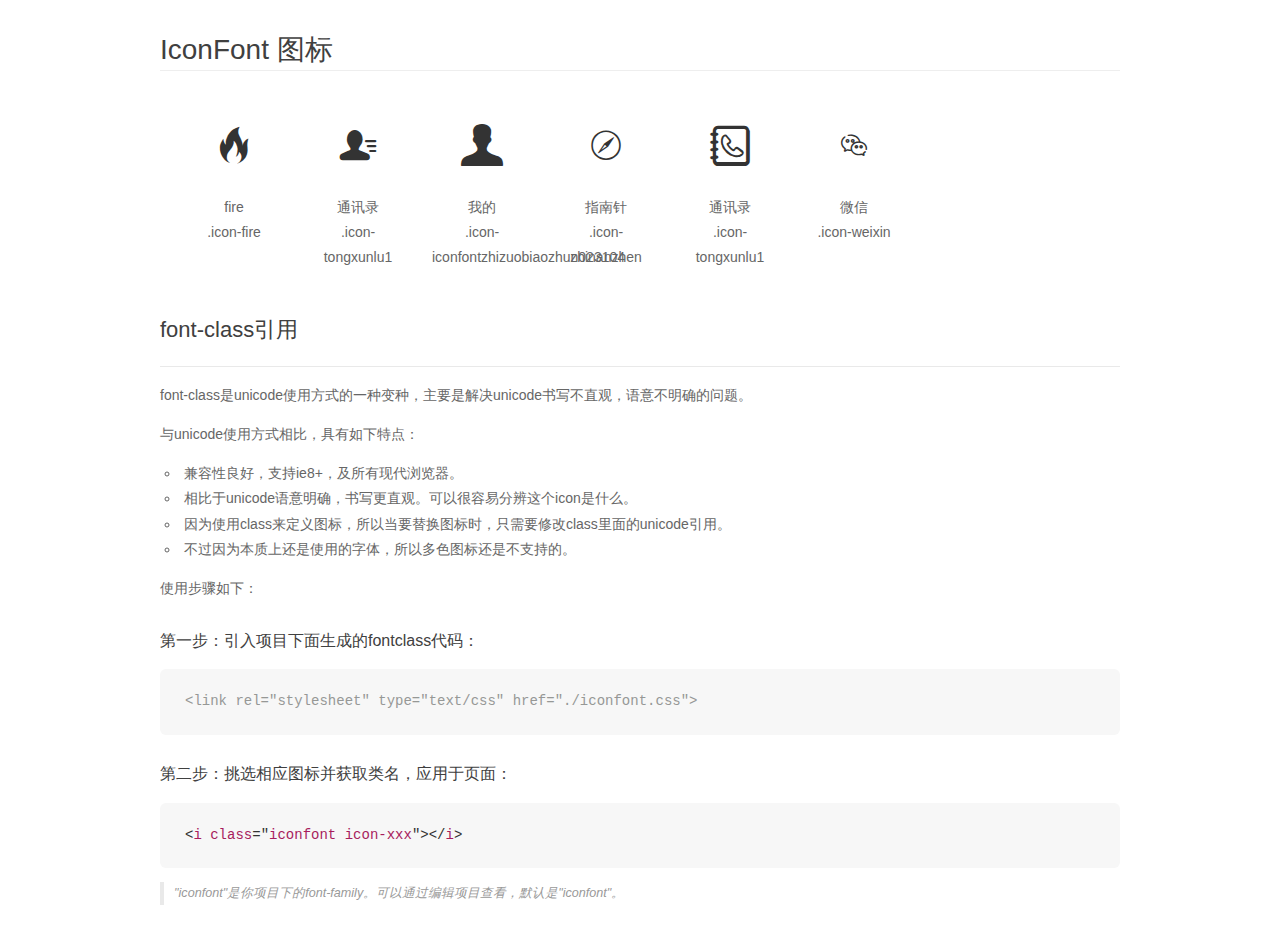
<file: fontIcon/demo_fontclass.html>
<!DOCTYPE html>
<html>
<head>
    <meta charset="utf-8"/>
    <title>IconFont</title>
    <link rel="stylesheet" href="demo.css">
    <link rel="stylesheet" href="iconfont.css">
</head>
<body>
    <div class="main markdown">
        <h1>IconFont 图标</h1>
        <ul class="icon_lists clear">
            
                <li>
                <i class="icon iconfont icon-fire"></i>
                    <div class="name">fire</div>
                    <div class="fontclass">.icon-fire</div>
                </li>
            
                <li>
                <i class="icon iconfont icon-tongxunlu"></i>
                    <div class="name">通讯录</div>
                    <div class="fontclass">.icon-tongxunlu1</div>
                </li>
            
                <li>
                <i class="icon iconfont icon-iconfontzhizuobiaozhun023104"></i>
                    <div class="name">我的</div>
                    <div class="fontclass">.icon-iconfontzhizuobiaozhun023104</div>
                </li>
            
                <li>
                <i class="icon iconfont icon-zhinanzhen"></i>
                    <div class="name">指南针</div>
                    <div class="fontclass">.icon-zhinanzhen</div>
                </li>
            
                <li>
                <i class="icon iconfont icon-tongxunlu1"></i>
                    <div class="name">通讯录</div>
                    <div class="fontclass">.icon-tongxunlu1</div>
                </li>
            
                <li>
                <i class="icon iconfont icon-weixin"></i>
                    <div class="name">微信</div>
                    <div class="fontclass">.icon-weixin</div>
                </li>
            
        </ul>

        <h2 id="font-class-">font-class引用</h2>
        <hr>

        <p>font-class是unicode使用方式的一种变种，主要是解决unicode书写不直观，语意不明确的问题。</p>
        <p>与unicode使用方式相比，具有如下特点：</p>
        <ul>
        <li>兼容性良好，支持ie8+，及所有现代浏览器。</li>
        <li>相比于unicode语意明确，书写更直观。可以很容易分辨这个icon是什么。</li>
        <li>因为使用class来定义图标，所以当要替换图标时，只需要修改class里面的unicode引用。</li>
        <li>不过因为本质上还是使用的字体，所以多色图标还是不支持的。</li>
        </ul>
        <p>使用步骤如下：</p>
        <h3 id="-fontclass-">第一步：引入项目下面生成的fontclass代码：</h3>


        <pre><code class="lang-js hljs javascript"><span class="hljs-comment">&lt;link rel="stylesheet" type="text/css" href="./iconfont.css"&gt;</span></code></pre>
        <h3 id="-">第二步：挑选相应图标并获取类名，应用于页面：</h3>
        <pre><code class="lang-css hljs">&lt;<span class="hljs-selector-tag">i</span> <span class="hljs-selector-tag">class</span>="<span class="hljs-selector-tag">iconfont</span> <span class="hljs-selector-tag">icon-xxx</span>"&gt;&lt;/<span class="hljs-selector-tag">i</span>&gt;</code></pre>
        <blockquote>
        <p>"iconfont"是你项目下的font-family。可以通过编辑项目查看，默认是"iconfont"。</p>
        </blockquote>
    </div>
</body>
</html>
</file>
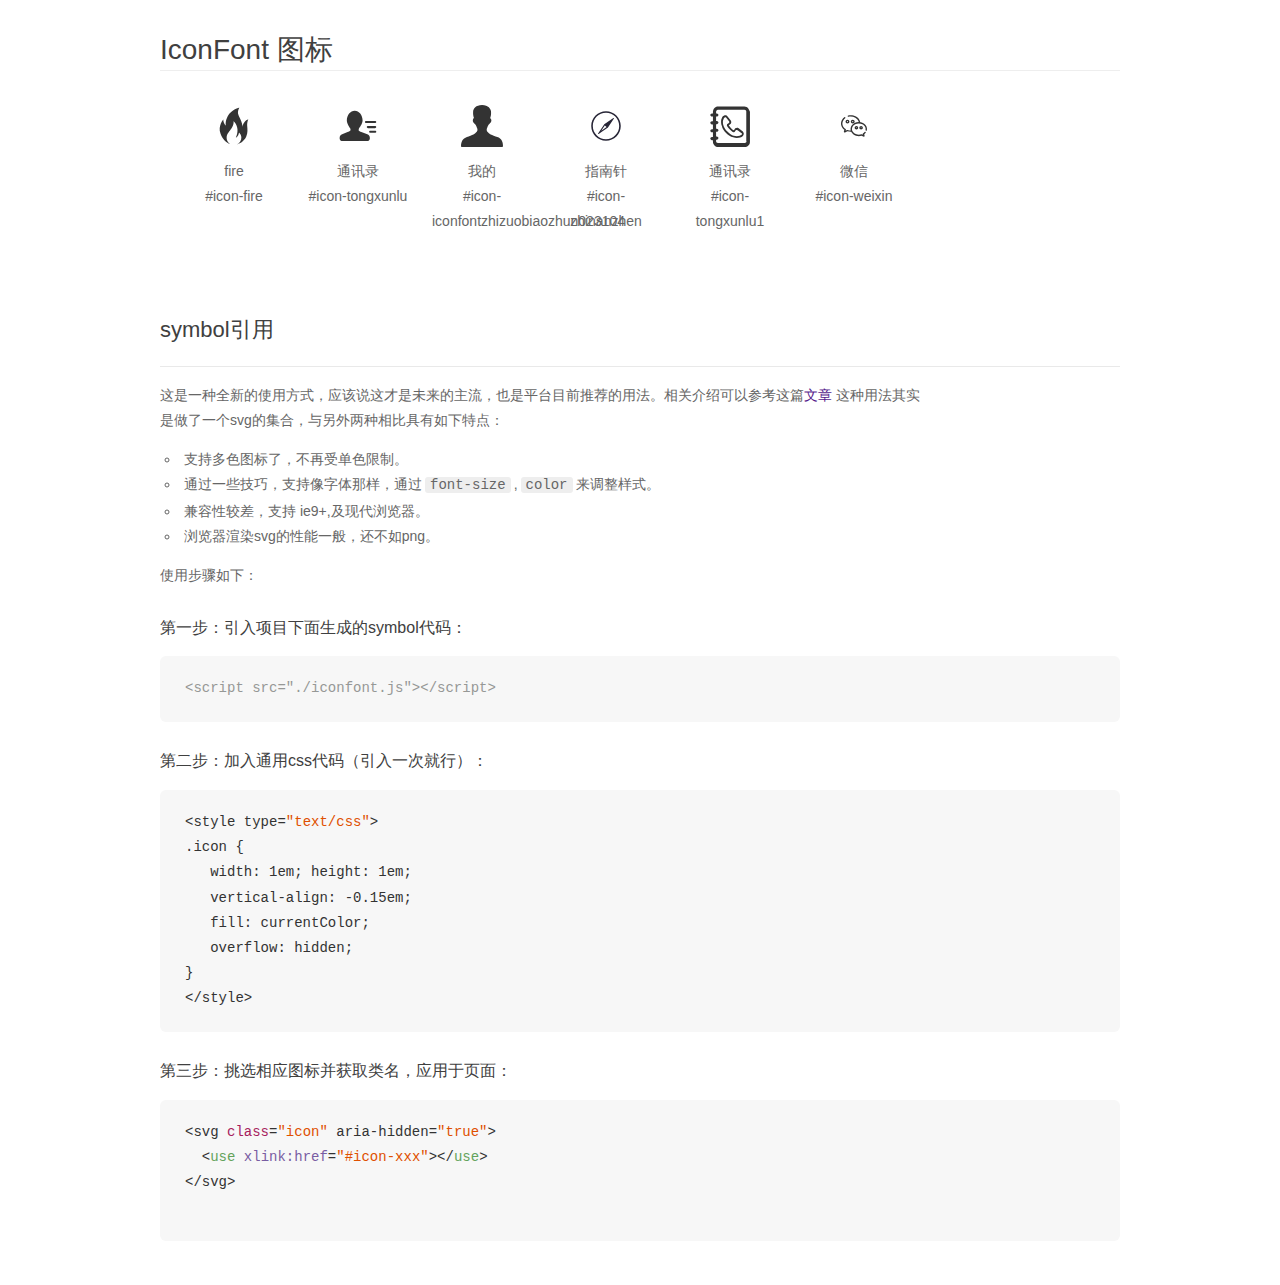
<file: fontIcon/demo_symbol.html>
<!DOCTYPE html>
<html>
<head>
    <meta charset="utf-8"/>
    <title>IconFont</title>
    <link rel="stylesheet" href="demo.css">
    <script src="iconfont.js"></script>

    <style type="text/css">
        .icon {
          /* 通过设置 font-size 来改变图标大小 */
          width: 1em; height: 1em;
          /* 图标和文字相邻时，垂直对齐 */
          vertical-align: -0.15em;
          /* 通过设置 color 来改变 SVG 的颜色/fill */
          fill: currentColor;
          /* path 和 stroke 溢出 viewBox 部分在 IE 下会显示
             normalize.css 中也包含这行 */
          overflow: hidden;
        }

    </style>
</head>
<body>
    <div class="main markdown">
        <h1>IconFont 图标</h1>
        <ul class="icon_lists clear">
            
                <li>
                    <svg class="icon" aria-hidden="true">
                        <use xlink:href="#icon-fire"></use>
                    </svg>
                    <div class="name">fire</div>
                    <div class="fontclass">#icon-fire</div>
                </li>
            
                <li>
                    <svg class="icon" aria-hidden="true">
                        <use xlink:href="#icon-tongxunlu"></use>
                    </svg>
                    <div class="name">通讯录</div>
                    <div class="fontclass">#icon-tongxunlu</div>
                </li>
            
                <li>
                    <svg class="icon" aria-hidden="true">
                        <use xlink:href="#icon-iconfontzhizuobiaozhun023104"></use>
                    </svg>
                    <div class="name">我的</div>
                    <div class="fontclass">#icon-iconfontzhizuobiaozhun023104</div>
                </li>
            
                <li>
                    <svg class="icon" aria-hidden="true">
                        <use xlink:href="#icon-zhinanzhen"></use>
                    </svg>
                    <div class="name">指南针</div>
                    <div class="fontclass">#icon-zhinanzhen</div>
                </li>
            
                <li>
                    <svg class="icon" aria-hidden="true">
                        <use xlink:href="#icon-tongxunlu1"></use>
                    </svg>
                    <div class="name">通讯录</div>
                    <div class="fontclass">#icon-tongxunlu1</div>
                </li>
            
                <li>
                    <svg class="icon" aria-hidden="true">
                        <use xlink:href="#icon-weixin"></use>
                    </svg>
                    <div class="name">微信</div>
                    <div class="fontclass">#icon-weixin</div>
                </li>
            
        </ul>


        <h2 id="symbol-">symbol引用</h2>
        <hr>

        <p>这是一种全新的使用方式，应该说这才是未来的主流，也是平台目前推荐的用法。相关介绍可以参考这篇<a href="">文章</a>
        这种用法其实是做了一个svg的集合，与另外两种相比具有如下特点：</p>
        <ul>
          <li>支持多色图标了，不再受单色限制。</li>
          <li>通过一些技巧，支持像字体那样，通过<code>font-size</code>,<code>color</code>来调整样式。</li>
          <li>兼容性较差，支持 ie9+,及现代浏览器。</li>
          <li>浏览器渲染svg的性能一般，还不如png。</li>
        </ul>
        <p>使用步骤如下：</p>
        <h3 id="-symbol-">第一步：引入项目下面生成的symbol代码：</h3>
        <pre><code class="lang-js hljs javascript"><span class="hljs-comment">&lt;script src="./iconfont.js"&gt;&lt;/script&gt;</span></code></pre>
        <h3 id="-css-">第二步：加入通用css代码（引入一次就行）：</h3>
        <pre><code class="lang-js hljs javascript">&lt;style type=<span class="hljs-string">"text/css"</span>&gt;
.icon {
   width: <span class="hljs-number">1</span>em; height: <span class="hljs-number">1</span>em;
   vertical-align: <span class="hljs-number">-0.15</span>em;
   fill: currentColor;
   overflow: hidden;
}
&lt;<span class="hljs-regexp">/style&gt;</span></code></pre>
        <h3 id="-">第三步：挑选相应图标并获取类名，应用于页面：</h3>
        <pre><code class="lang-js hljs javascript">&lt;svg <span class="hljs-class"><span class="hljs-keyword">class</span></span>=<span class="hljs-string">"icon"</span> aria-hidden=<span class="hljs-string">"true"</span>&gt;<span class="xml"><span class="hljs-tag">
  &lt;<span class="hljs-name">use</span> <span class="hljs-attr">xlink:href</span>=<span class="hljs-string">"#icon-xxx"</span>&gt;</span><span class="hljs-tag">&lt;/<span class="hljs-name">use</span>&gt;</span>
</span>&lt;<span class="hljs-regexp">/svg&gt;
        </span></code></pre>
    </div>
</body>
</html>
</file>
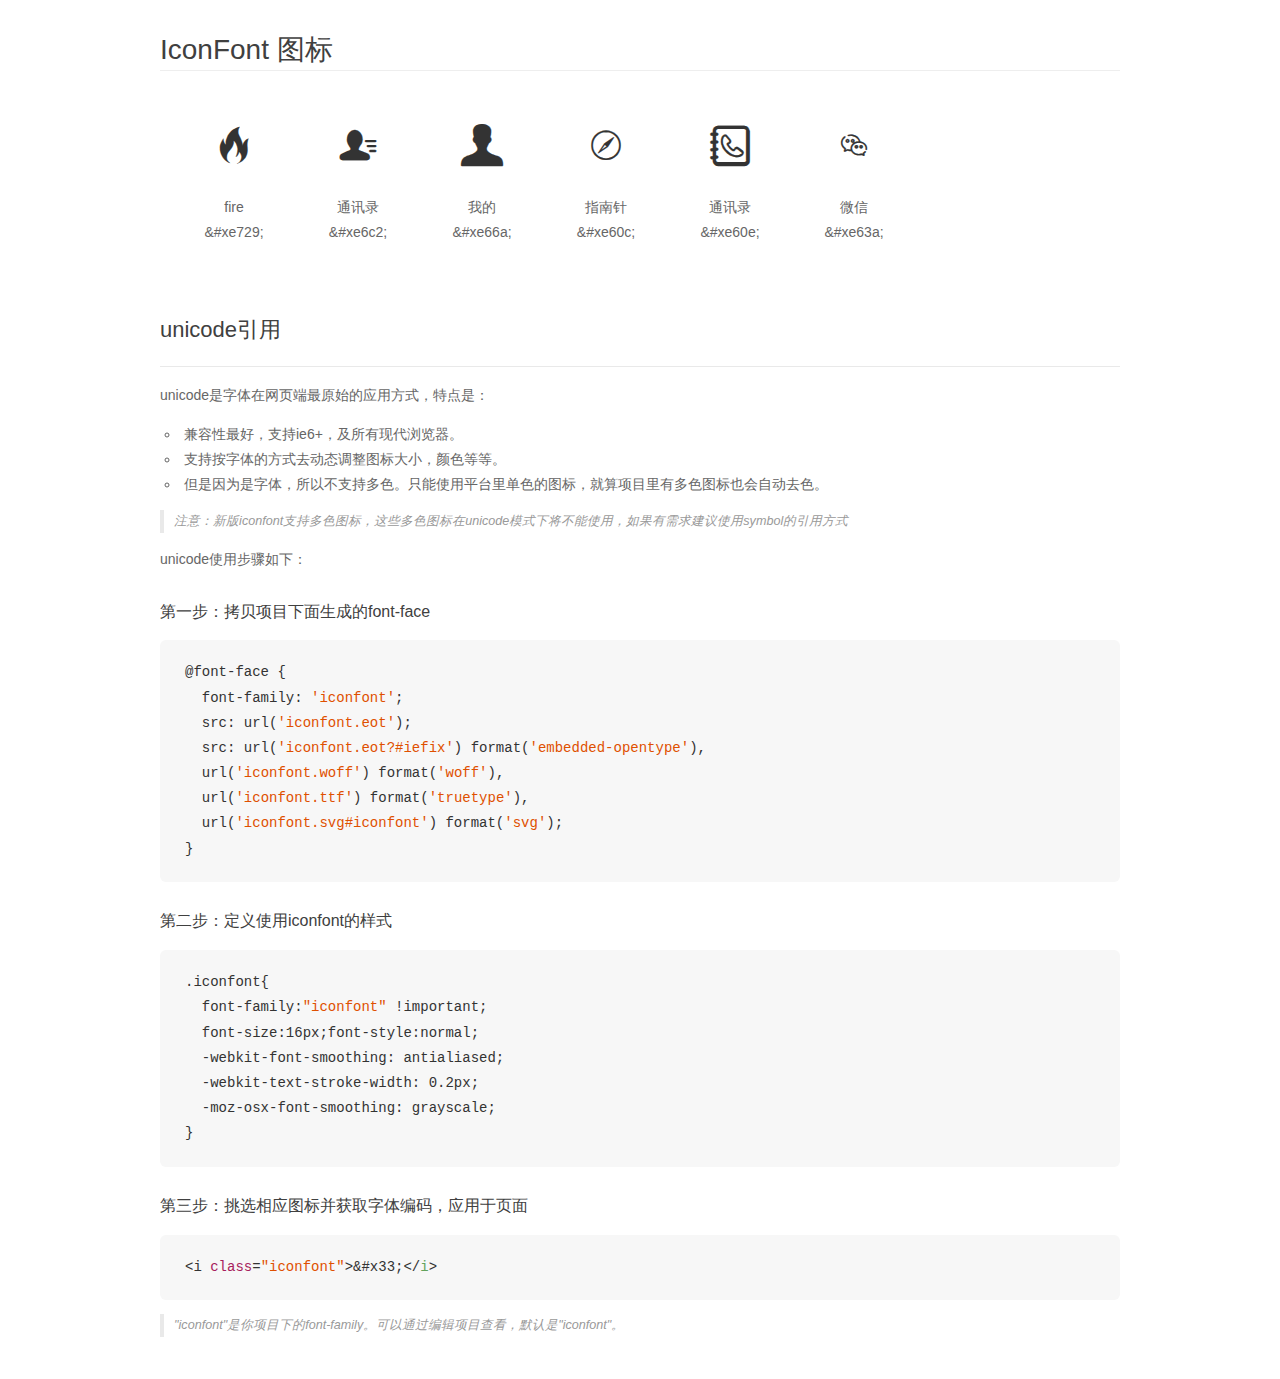
<file: fontIcon/demo_unicode.html>
<!DOCTYPE html>
<html>
<head>
    <meta charset="utf-8"/>
    <title>IconFont</title>
    <link rel="stylesheet" href="demo.css">

    <style type="text/css">

        @font-face {font-family: "iconfont";
          src: url('iconfont.eot'); /* IE9*/
          src: url('iconfont.eot#iefix') format('embedded-opentype'), /* IE6-IE8 */
          url('iconfont.woff') format('woff'), /* chrome, firefox */
          url('iconfont.ttf') format('truetype'), /* chrome, firefox, opera, Safari, Android, iOS 4.2+*/
          url('iconfont.svg#iconfont') format('svg'); /* iOS 4.1- */
        }

        .iconfont {
          font-family:"iconfont" !important;
          font-size:16px;
          font-style:normal;
          -webkit-font-smoothing: antialiased;
          -webkit-text-stroke-width: 0.2px;
          -moz-osx-font-smoothing: grayscale;
        }

    </style>
</head>
<body>
    <div class="main markdown">
        <h1>IconFont 图标</h1>
        <ul class="icon_lists clear">
            
                <li>
                <i class="icon iconfont">&#xe729;</i>
                    <div class="name">fire</div>
                    <div class="code">&amp;#xe729;</div>
                </li>
            
                <li>
                <i class="icon iconfont">&#xe6c2;</i>
                    <div class="name">通讯录</div>
                    <div class="code">&amp;#xe6c2;</div>
                </li>
            
                <li>
                <i class="icon iconfont">&#xe66a;</i>
                    <div class="name">我的</div>
                    <div class="code">&amp;#xe66a;</div>
                </li>
            
                <li>
                <i class="icon iconfont">&#xe60c;</i>
                    <div class="name">指南针</div>
                    <div class="code">&amp;#xe60c;</div>
                </li>
            
                <li>
                <i class="icon iconfont">&#xe60e;</i>
                    <div class="name">通讯录</div>
                    <div class="code">&amp;#xe60e;</div>
                </li>
            
                <li>
                <i class="icon iconfont">&#xe63a;</i>
                    <div class="name">微信</div>
                    <div class="code">&amp;#xe63a;</div>
                </li>
            
        </ul>
        <h2 id="unicode-">unicode引用</h2>
        <hr>

        <p>unicode是字体在网页端最原始的应用方式，特点是：</p>
        <ul>
        <li>兼容性最好，支持ie6+，及所有现代浏览器。</li>
        <li>支持按字体的方式去动态调整图标大小，颜色等等。</li>
        <li>但是因为是字体，所以不支持多色。只能使用平台里单色的图标，就算项目里有多色图标也会自动去色。</li>
        </ul>
        <blockquote>
        <p>注意：新版iconfont支持多色图标，这些多色图标在unicode模式下将不能使用，如果有需求建议使用symbol的引用方式</p>
        </blockquote>
        <p>unicode使用步骤如下：</p>
        <h3 id="-font-face">第一步：拷贝项目下面生成的font-face</h3>
        <pre><code class="lang-js hljs javascript">@font-face {
  font-family: <span class="hljs-string">'iconfont'</span>;
  src: url(<span class="hljs-string">'iconfont.eot'</span>);
  src: url(<span class="hljs-string">'iconfont.eot?#iefix'</span>) format(<span class="hljs-string">'embedded-opentype'</span>),
  url(<span class="hljs-string">'iconfont.woff'</span>) format(<span class="hljs-string">'woff'</span>),
  url(<span class="hljs-string">'iconfont.ttf'</span>) format(<span class="hljs-string">'truetype'</span>),
  url(<span class="hljs-string">'iconfont.svg#iconfont'</span>) format(<span class="hljs-string">'svg'</span>);
}
</code></pre>
        <h3 id="-iconfont-">第二步：定义使用iconfont的样式</h3>
        <pre><code class="lang-js hljs javascript">.iconfont{
  font-family:<span class="hljs-string">"iconfont"</span> !important;
  font-size:<span class="hljs-number">16</span>px;font-style:normal;
  -webkit-font-smoothing: antialiased;
  -webkit-text-stroke-width: <span class="hljs-number">0.2</span>px;
  -moz-osx-font-smoothing: grayscale;
}
</code></pre>
        <h3 id="-">第三步：挑选相应图标并获取字体编码，应用于页面</h3>
        <pre><code class="lang-js hljs javascript">&lt;i <span class="hljs-class"><span class="hljs-keyword">class</span></span>=<span class="hljs-string">"iconfont"</span>&gt;&amp;#x33;<span class="xml"><span class="hljs-tag">&lt;/<span class="hljs-name">i</span>&gt;</span></span></code></pre>

        <blockquote>
        <p>"iconfont"是你项目下的font-family。可以通过编辑项目查看，默认是"iconfont"。</p>
        </blockquote>
    </div>


</body>
</html>
</file>
<file: plugin/cropper/css/cropper.css>
/*!
 * Cropper v3.1.6
 * https://github.com/fengyuanchen/cropper
 *
 * Copyright (c) 2014-2018 Chen Fengyuan
 * Released under the MIT license
 *
 * Date: 2018-03-01T13:33:39.581Z
 */

 .cropper-container {
  direction: ltr;
  font-size: 0;
  line-height: 0;
  position: relative;
  -ms-touch-action: none;
  touch-action: none;
  -webkit-user-select: none;
  -moz-user-select: none;
  -ms-user-select: none;
  user-select: none;
}

.cropper-container img {/*Avoid margin top issue (Occur only when margin-top <= -height)
 */
  display: block;
  height: 100%;
  image-orientation: 0deg;
  max-height: none !important;
  max-width: none !important;
  min-height: 0 !important;
  min-width: 0 !important;
  width: 100%;
}

.cropper-wrap-box,
.cropper-canvas,
.cropper-drag-box,
.cropper-crop-box,
.cropper-modal {
  bottom: 0;
  left: 0;
  position: absolute;
  right: 0;
  top: 0;
}

.cropper-wrap-box,
.cropper-canvas {
  overflow: hidden;
}

.cropper-drag-box {
  background-color: #fff;
  opacity: 0;
}

.cropper-modal {
  background-color: #000;
  opacity: .5;
}

.cropper-view-box {
  display: block;
  height: 100%;
  outline-color: rgba(51, 153, 255, 0.75);
  outline: 1px solid #39f;
  overflow: hidden;
  width: 100%;
}

.cropper-dashed {
  border: 0 dashed #eee;
  display: block;
  opacity: .5;
  position: absolute;
}

.cropper-dashed.dashed-h {
  border-bottom-width: 1px;
  border-top-width: 1px;
  height: 33.33333%;
  left: 0;
  top: 33.33333%;
  width: 100%;
}

.cropper-dashed.dashed-v {
  border-left-width: 1px;
  border-right-width: 1px;
  height: 100%;
  left: 33.33333%;
  top: 0;
  width: 33.33333%;
}

.cropper-center {
  display: block;
  height: 0;
  left: 50%;
  opacity: .75;
  position: absolute;
  top: 50%;
  width: 0;
}

.cropper-center:before,
.cropper-center:after {
  background-color: #eee;
  content: ' ';
  display: block;
  position: absolute;
}

.cropper-center:before {
  height: 1px;
  left: -3px;
  top: 0;
  width: 7px;
}

.cropper-center:after {
  height: 7px;
  left: 0;
  top: -3px;
  width: 1px;
}

.cropper-face,
.cropper-line,
.cropper-point {
  display: block;
  height: 100%;
  opacity: .1;
  position: absolute;
  width: 100%;
}

.cropper-face {
  background-color: #fff;
  left: 0;
  top: 0;
}

.cropper-line {
  background-color: #39f;
}

.cropper-line.line-e {
  cursor: ew-resize;
  right: -3px;
  top: 0;
  width: 5px;
}

.cropper-line.line-n {
  cursor: ns-resize;
  height: 5px;
  left: 0;
  top: -3px;
}

.cropper-line.line-w {
  cursor: ew-resize;
  left: -3px;
  top: 0;
  width: 5px;
}

.cropper-line.line-s {
  bottom: -3px;
  cursor: ns-resize;
  height: 5px;
  left: 0;
}

.cropper-point {
  background-color: #39f;
  height: 5px;
  opacity: .75;
  width: 5px;
}

.cropper-point.point-e {
  cursor: ew-resize;
  margin-top: -3px;
  right: -3px;
  top: 50%;
}

.cropper-point.point-n {
  cursor: ns-resize;
  left: 50%;
  margin-left: -3px;
  top: -3px;
}

.cropper-point.point-w {
  cursor: ew-resize;
  left: -3px;
  margin-top: -3px;
  top: 50%;
}

.cropper-point.point-s {
  bottom: -3px;
  cursor: s-resize;
  left: 50%;
  margin-left: -3px;
}

.cropper-point.point-ne {
  cursor: nesw-resize;
  right: -3px;
  top: -3px;
}

.cropper-point.point-nw {
  cursor: nwse-resize;
  left: -3px;
  top: -3px;
}

.cropper-point.point-sw {
  bottom: -3px;
  cursor: nesw-resize;
  left: -3px;
}

.cropper-point.point-se {
  bottom: -3px;
  cursor: nwse-resize;
  height: 20px;
  opacity: 1;
  right: -3px;
  width: 20px;
}

@media (min-width: 768px) {
  .cropper-point.point-se {
    height: 15px;
    width: 15px;
  }
}

@media (min-width: 992px) {
  .cropper-point.point-se {
    height: 10px;
    width: 10px;
  }
}

@media (min-width: 1200px) {
  .cropper-point.point-se {
    height: 5px;
    opacity: .75;
    width: 5px;
  }
}

.cropper-point.point-se:before {
  background-color: #39f;
  bottom: -50%;
  content: ' ';
  display: block;
  height: 200%;
  opacity: 0;
  position: absolute;
  right: -50%;
  width: 200%;
}

.cropper-invisible {
  opacity: 0;
}

.cropper-bg {
  background-image: url('[data-uri]');
}

.cropper-hide {
  display: block;
  height: 0;
  position: absolute;
  width: 0;
}

.cropper-hidden {
  display: none !important;
}

.cropper-move {
  cursor: move;
}

.cropper-crop {
  cursor: crosshair;
}

.cropper-disabled .cropper-drag-box,
.cropper-disabled .cropper-face,
.cropper-disabled .cropper-line,
.cropper-disabled .cropper-point {
  cursor: not-allowed;
}
</file>
<file: plugin/cropper/css/main.css>
.btn {
  padding-left: .75rem;
  padding-right: .75rem;
}

label.btn {
  margin-bottom: 0;
}

.d-flex > .btn {
  flex: 1;
}

.carbonads {
  border-radius: .25rem;
  border: 1px solid #ccc;
  font-size: .875rem;
  overflow: hidden;
  padding: 1rem;
}

.carbon-wrap {
  overflow: hidden;
}

.carbon-img {
  clear: left;
  display: block;
  float: left;
}

.carbon-text,
.carbon-poweredby {
  display: block;
  margin-left: 140px;
}

.carbon-text,
.carbon-text:hover,
.carbon-text:focus {
  color: #fff;
  text-decoration: none;
}

.carbon-poweredby,
.carbon-poweredby:hover,
.carbon-poweredby:focus {
  color: #ddd;
  text-decoration: none;
}

@media (min-width: 768px) {
  .carbonads {
    float: right;
    margin-bottom: -1rem;
    margin-top: -1rem;
    max-width: 360px;
  }
}

.footer {
  font-size: .875rem;
  overflow: hidden;
}

.heart {
  color: #ddd;
  display: block;
  height: 2rem;
  line-height: 2rem;
  margin-bottom: 0;
  margin-top: 1rem;
  position: relative;
  text-align: center;
  width: 100%;
}

.heart:hover {
  color: #ff4136;
}

.heart::before {
  border-top: 1px solid #eee;
  content: " ";
  display: block;
  height: 0;
  left: 0;
  position: absolute;
  right: 0;
  top: 50%;
}

.heart::after {
  background-color: #fff;
  content: "♥";
  padding-left: .5rem;
  padding-right: .5rem;
  position: relative;
  z-index: 1;
}

.img-container,
.img-preview {
  background-color: #f7f7f7;
  text-align: center;
  width: 100%;
}

.img-container {
  margin-bottom: 1rem;
  max-height: 497px;
  min-height: 200px;
}

@media (min-width: 768px) {
  .img-container {
    min-height: 497px;
  }
}

.img-container > img {
  max-width: 100%;
}

.docs-preview {
  margin-right: -1rem;
}

.img-preview {
  float: left;
  margin-bottom: .5rem;
  margin-right: .5rem;
  overflow: hidden;
}

.img-preview > img {
  max-width: 100%;
}

.preview-lg {
  height: 9rem;
  width: 16rem;
}

.preview-md {
  height: 4.5rem;
  width: 8rem;
}

.preview-sm {
  height: 2.25rem;
  width: 4rem;
}

.preview-xs {
  height: 1.125rem;
  margin-right: 0;
  width: 2rem;
}

.docs-data > .input-group {
  margin-bottom: .5rem;
}

.docs-data .input-group-prepend .input-group-text {
  min-width: 4rem;
}

.docs-data .input-group-append .input-group-text {
  min-width: 3rem;
}

.docs-buttons > .btn,
.docs-buttons > .btn-group,
.docs-buttons > .form-control {
  margin-bottom: .5rem;
  margin-right: .25rem;
}

.docs-toggles > .btn,
.docs-toggles > .btn-group,
.docs-toggles > .dropdown {
  margin-bottom: .5rem;
}

.docs-tooltip {
  display: block;
  margin: -.5rem -.75rem;
  padding: .5rem .75rem;
}

.docs-tooltip > .icon {
  margin: 0 -.25rem;
  vertical-align: top;
}

.tooltip-inner {
  white-space: normal;
}

.btn-upload .tooltip-inner,
.btn-toggle .tooltip-inner {
  white-space: nowrap;
}

.btn-toggle {
  padding: .5rem;
}

.btn-toggle > .docs-tooltip {
  margin: -.5rem;
  padding: .5rem;
}

@media (max-width: 400px) {
  .btn-group-crop {
    margin-right: -1rem!important;
  }

  .btn-group-crop > .btn {
    padding-left: .5rem;
    padding-right: .5rem;
  }

  .btn-group-crop .docs-tooltip {
    margin-left: -.5rem;
    margin-right: -.5rem;
    padding-left: .5rem;
    padding-right: .5rem;
  }
}

.docs-options .dropdown-menu {
  width: 100%;
}

.docs-options .dropdown-menu > li {
  font-size: .875rem;
  padding: .125rem 1rem;
}

.docs-options .dropdown-menu .form-check-label {
  display: block;
}

.docs-cropped .modal-body {
  text-align: center;
}

.docs-cropped .modal-body > img,
.docs-cropped .modal-body > canvas {
  max-width: 100%;
}
</file>
<file: plugin/v3.1.6/css/cropper.css>
/*!
 * Cropper v3.1.6
 * https://github.com/fengyuanchen/cropper
 *
 * Copyright (c) 2014-2018 Chen Fengyuan
 * Released under the MIT license
 *
 * Date: 2018-03-01T13:33:39.581Z
 */

 .cropper-container {
  direction: ltr;
  font-size: 0;
  line-height: 0;
  position: relative;
  -ms-touch-action: none;
  touch-action: none;
  -webkit-user-select: none;
  -moz-user-select: none;
  -ms-user-select: none;
  user-select: none;
}

.cropper-container img {/*Avoid margin top issue (Occur only when margin-top <= -height)
 */
  display: block;
  height: 100%;
  image-orientation: 0deg;
  max-height: none !important;
  max-width: none !important;
  min-height: 0 !important;
  min-width: 0 !important;
  width: 100%;
}

.cropper-wrap-box,
.cropper-canvas,
.cropper-drag-box,
.cropper-crop-box,
.cropper-modal {
  bottom: 0;
  left: 0;
  position: absolute;
  right: 0;
  top: 0;
}

.cropper-wrap-box,
.cropper-canvas {
  overflow: hidden;
}

.cropper-drag-box {
  background-color: #fff;
  opacity: 0;
}

.cropper-modal {
  background-color: #000;
  opacity: .5;
}

.cropper-view-box {
  display: block;
  height: 100%;
  outline-color: rgba(51, 153, 255, 0.75);
  outline: 1px solid #39f;
  overflow: hidden;
  width: 100%;
}

.cropper-dashed {
  border: 0 dashed #eee;
  display: block;
  opacity: .5;
  position: absolute;
}

.cropper-dashed.dashed-h {
  border-bottom-width: 1px;
  border-top-width: 1px;
  height: 33.33333%;
  left: 0;
  top: 33.33333%;
  width: 100%;
}

.cropper-dashed.dashed-v {
  border-left-width: 1px;
  border-right-width: 1px;
  height: 100%;
  left: 33.33333%;
  top: 0;
  width: 33.33333%;
}

.cropper-center {
  display: block;
  height: 0;
  left: 50%;
  opacity: .75;
  position: absolute;
  top: 50%;
  width: 0;
}

.cropper-center:before,
.cropper-center:after {
  background-color: #eee;
  content: ' ';
  display: block;
  position: absolute;
}

.cropper-center:before {
  height: 1px;
  left: -3px;
  top: 0;
  width: 7px;
}

.cropper-center:after {
  height: 7px;
  left: 0;
  top: -3px;
  width: 1px;
}

.cropper-face,
.cropper-line,
.cropper-point {
  display: block;
  height: 100%;
  opacity: .1;
  position: absolute;
  width: 100%;
}

.cropper-face {
  background-color: #fff;
  left: 0;
  top: 0;
}

.cropper-line {
  background-color: #39f;
}

.cropper-line.line-e {
  cursor: ew-resize;
  right: -3px;
  top: 0;
  width: 5px;
}

.cropper-line.line-n {
  cursor: ns-resize;
  height: 5px;
  left: 0;
  top: -3px;
}

.cropper-line.line-w {
  cursor: ew-resize;
  left: -3px;
  top: 0;
  width: 5px;
}

.cropper-line.line-s {
  bottom: -3px;
  cursor: ns-resize;
  height: 5px;
  left: 0;
}

.cropper-point {
  background-color: #39f;
  height: 5px;
  opacity: .75;
  width: 5px;
}

.cropper-point.point-e {
  cursor: ew-resize;
  margin-top: -3px;
  right: -3px;
  top: 50%;
}

.cropper-point.point-n {
  cursor: ns-resize;
  left: 50%;
  margin-left: -3px;
  top: -3px;
}

.cropper-point.point-w {
  cursor: ew-resize;
  left: -3px;
  margin-top: -3px;
  top: 50%;
}

.cropper-point.point-s {
  bottom: -3px;
  cursor: s-resize;
  left: 50%;
  margin-left: -3px;
}

.cropper-point.point-ne {
  cursor: nesw-resize;
  right: -3px;
  top: -3px;
}

.cropper-point.point-nw {
  cursor: nwse-resize;
  left: -3px;
  top: -3px;
}

.cropper-point.point-sw {
  bottom: -3px;
  cursor: nesw-resize;
  left: -3px;
}

.cropper-point.point-se {
  bottom: -3px;
  cursor: nwse-resize;
  height: 20px;
  opacity: 1;
  right: -3px;
  width: 20px;
}

@media (min-width: 768px) {
  .cropper-point.point-se {
    height: 15px;
    width: 15px;
  }
}

@media (min-width: 992px) {
  .cropper-point.point-se {
    height: 10px;
    width: 10px;
  }
}

@media (min-width: 1200px) {
  .cropper-point.point-se {
    height: 5px;
    opacity: .75;
    width: 5px;
  }
}

.cropper-point.point-se:before {
  background-color: #39f;
  bottom: -50%;
  content: ' ';
  display: block;
  height: 200%;
  opacity: 0;
  position: absolute;
  right: -50%;
  width: 200%;
}

.cropper-invisible {
  opacity: 0;
}

.cropper-bg {
  background-image: url('[data-uri]');
}

.cropper-hide {
  display: block;
  height: 0;
  position: absolute;
  width: 0;
}

.cropper-hidden {
  display: none !important;
}

.cropper-move {
  cursor: move;
}

.cropper-crop {
  cursor: crosshair;
}

.cropper-disabled .cropper-drag-box,
.cropper-disabled .cropper-face,
.cropper-disabled .cropper-line,
.cropper-disabled .cropper-point {
  cursor: not-allowed;
}
</file>
<file: plugin/v3.1.6/css/main.css>
.btn {
  padding-left: .75rem;
  padding-right: .75rem;
}

label.btn {
  margin-bottom: 0;
}

.d-flex > .btn {
  flex: 1;
}

.carbonads {
  border-radius: .25rem;
  border: 1px solid #ccc;
  font-size: .875rem;
  overflow: hidden;
  padding: 1rem;
}

.carbon-wrap {
  overflow: hidden;
}

.carbon-img {
  clear: left;
  display: block;
  float: left;
}

.carbon-text,
.carbon-poweredby {
  display: block;
  margin-left: 140px;
}

.carbon-text,
.carbon-text:hover,
.carbon-text:focus {
  color: #fff;
  text-decoration: none;
}

.carbon-poweredby,
.carbon-poweredby:hover,
.carbon-poweredby:focus {
  color: #ddd;
  text-decoration: none;
}

@media (min-width: 768px) {
  .carbonads {
    float: right;
    margin-bottom: -1rem;
    margin-top: -1rem;
    max-width: 360px;
  }
}

.footer {
  font-size: .875rem;
  overflow: hidden;
}

.heart {
  color: #ddd;
  display: block;
  height: 2rem;
  line-height: 2rem;
  margin-bottom: 0;
  margin-top: 1rem;
  position: relative;
  text-align: center;
  width: 100%;
}

.heart:hover {
  color: #ff4136;
}

.heart::before {
  border-top: 1px solid #eee;
  content: " ";
  display: block;
  height: 0;
  left: 0;
  position: absolute;
  right: 0;
  top: 50%;
}

.heart::after {
  background-color: #fff;
  content: "♥";
  padding-left: .5rem;
  padding-right: .5rem;
  position: relative;
  z-index: 1;
}

.img-container,
.img-preview {
  background-color: #f7f7f7;
  text-align: center;
  width: 100%;
}

.img-container {
  margin-bottom: 1rem;
  max-height: 497px;
  min-height: 200px;
}

@media (min-width: 768px) {
  .img-container {
    min-height: 497px;
  }
}

.img-container > img {
  max-width: 100%;
}

.docs-preview {
  margin-right: -1rem;
}

.img-preview {
  float: left;
  margin-bottom: .5rem;
  margin-right: .5rem;
  overflow: hidden;
}

.img-preview > img {
  max-width: 100%;
}

.preview-lg {
  height: 9rem;
  width: 16rem;
}

.preview-md {
  height: 4.5rem;
  width: 8rem;
}

.preview-sm {
  height: 2.25rem;
  width: 4rem;
}

.preview-xs {
  height: 1.125rem;
  margin-right: 0;
  width: 2rem;
}

.docs-data > .input-group {
  margin-bottom: .5rem;
}

.docs-data .input-group-prepend .input-group-text {
  min-width: 4rem;
}

.docs-data .input-group-append .input-group-text {
  min-width: 3rem;
}

.docs-buttons > .btn,
.docs-buttons > .btn-group,
.docs-buttons > .form-control {
  margin-bottom: .5rem;
  margin-right: .25rem;
}

.docs-toggles > .btn,
.docs-toggles > .btn-group,
.docs-toggles > .dropdown {
  margin-bottom: .5rem;
}

.docs-tooltip {
  display: block;
  margin: -.5rem -.75rem;
  padding: .5rem .75rem;
}

.docs-tooltip > .icon {
  margin: 0 -.25rem;
  vertical-align: top;
}

.tooltip-inner {
  white-space: normal;
}

.btn-upload .tooltip-inner,
.btn-toggle .tooltip-inner {
  white-space: nowrap;
}

.btn-toggle {
  padding: .5rem;
}

.btn-toggle > .docs-tooltip {
  margin: -.5rem;
  padding: .5rem;
}

@media (max-width: 400px) {
  .btn-group-crop {
    margin-right: -1rem!important;
  }

  .btn-group-crop > .btn {
    padding-left: .5rem;
    padding-right: .5rem;
  }

  .btn-group-crop .docs-tooltip {
    margin-left: -.5rem;
    margin-right: -.5rem;
    padding-left: .5rem;
    padding-right: .5rem;
  }
}

.docs-options .dropdown-menu {
  width: 100%;
}

.docs-options .dropdown-menu > li {
  font-size: .875rem;
  padding: .125rem 1rem;
}

.docs-options .dropdown-menu .form-check-label {
  display: block;
}

.docs-cropped .modal-body {
  text-align: center;
}

.docs-cropped .modal-body > img,
.docs-cropped .modal-body > canvas {
  max-width: 100%;
}
</file>
<file: css/registLogin/util.css>
/*[ FONT SIZE ]
///////////////////////////////////////////////////////////
*/
.fs-1 {font-size: 1px;}
.fs-2 {font-size: 2px;}
.fs-3 {font-size: 3px;}
.fs-4 {font-size: 4px;}
.fs-5 {font-size: 5px;}
.fs-6 {font-size: 6px;}
.fs-7 {font-size: 7px;}
.fs-8 {font-size: 8px;}
.fs-9 {font-size: 9px;}
.fs-10 {font-size: 10px;}
.fs-11 {font-size: 11px;}
.fs-12 {font-size: 12px;}
.fs-13 {font-size: 13px;}
.fs-14 {font-size: 14px;}
.fs-15 {font-size: 15px;}
.fs-16 {font-size: 16px;}
.fs-17 {font-size: 17px;}
.fs-18 {font-size: 18px;}
.fs-19 {font-size: 19px;}
.fs-20 {font-size: 20px;}
.fs-21 {font-size: 21px;}
.fs-22 {font-size: 22px;}
.fs-23 {font-size: 23px;}
.fs-24 {font-size: 24px;}
.fs-25 {font-size: 25px;}
.fs-26 {font-size: 26px;}
.fs-27 {font-size: 27px;}
.fs-28 {font-size: 28px;}
.fs-29 {font-size: 29px;}
.fs-30 {font-size: 30px;}
.fs-31 {font-size: 31px;}
.fs-32 {font-size: 32px;}
.fs-33 {font-size: 33px;}
.fs-34 {font-size: 34px;}
.fs-35 {font-size: 35px;}
.fs-36 {font-size: 36px;}
.fs-37 {font-size: 37px;}
.fs-38 {font-size: 38px;}
.fs-39 {font-size: 39px;}
.fs-40 {font-size: 40px;}
.fs-41 {font-size: 41px;}
.fs-42 {font-size: 42px;}
.fs-43 {font-size: 43px;}
.fs-44 {font-size: 44px;}
.fs-45 {font-size: 45px;}
.fs-46 {font-size: 46px;}
.fs-47 {font-size: 47px;}
.fs-48 {font-size: 48px;}
.fs-49 {font-size: 49px;}
.fs-50 {font-size: 50px;}
.fs-51 {font-size: 51px;}
.fs-52 {font-size: 52px;}
.fs-53 {font-size: 53px;}
.fs-54 {font-size: 54px;}
.fs-55 {font-size: 55px;}
.fs-56 {font-size: 56px;}
.fs-57 {font-size: 57px;}
.fs-58 {font-size: 58px;}
.fs-59 {font-size: 59px;}
.fs-60 {font-size: 60px;}
.fs-61 {font-size: 61px;}
.fs-62 {font-size: 62px;}
.fs-63 {font-size: 63px;}
.fs-64 {font-size: 64px;}
.fs-65 {font-size: 65px;}
.fs-66 {font-size: 66px;}
.fs-67 {font-size: 67px;}
.fs-68 {font-size: 68px;}
.fs-69 {font-size: 69px;}
.fs-70 {font-size: 70px;}
.fs-71 {font-size: 71px;}
.fs-72 {font-size: 72px;}
.fs-73 {font-size: 73px;}
.fs-74 {font-size: 74px;}
.fs-75 {font-size: 75px;}
.fs-76 {font-size: 76px;}
.fs-77 {font-size: 77px;}
.fs-78 {font-size: 78px;}
.fs-79 {font-size: 79px;}
.fs-80 {font-size: 80px;}
.fs-81 {font-size: 81px;}
.fs-82 {font-size: 82px;}
.fs-83 {font-size: 83px;}
.fs-84 {font-size: 84px;}
.fs-85 {font-size: 85px;}
.fs-86 {font-size: 86px;}
.fs-87 {font-size: 87px;}
.fs-88 {font-size: 88px;}
.fs-89 {font-size: 89px;}
.fs-90 {font-size: 90px;}
.fs-91 {font-size: 91px;}
.fs-92 {font-size: 92px;}
.fs-93 {font-size: 93px;}
.fs-94 {font-size: 94px;}
.fs-95 {font-size: 95px;}
.fs-96 {font-size: 96px;}
.fs-97 {font-size: 97px;}
.fs-98 {font-size: 98px;}
.fs-99 {font-size: 99px;}
.fs-100 {font-size: 100px;}
.fs-101 {font-size: 101px;}
.fs-102 {font-size: 102px;}
.fs-103 {font-size: 103px;}
.fs-104 {font-size: 104px;}
.fs-105 {font-size: 105px;}
.fs-106 {font-size: 106px;}
.fs-107 {font-size: 107px;}
.fs-108 {font-size: 108px;}
.fs-109 {font-size: 109px;}
.fs-110 {font-size: 110px;}
.fs-111 {font-size: 111px;}
.fs-112 {font-size: 112px;}
.fs-113 {font-size: 113px;}
.fs-114 {font-size: 114px;}
.fs-115 {font-size: 115px;}
.fs-116 {font-size: 116px;}
.fs-117 {font-size: 117px;}
.fs-118 {font-size: 118px;}
.fs-119 {font-size: 119px;}
.fs-120 {font-size: 120px;}
.fs-121 {font-size: 121px;}
.fs-122 {font-size: 122px;}
.fs-123 {font-size: 123px;}
.fs-124 {font-size: 124px;}
.fs-125 {font-size: 125px;}
.fs-126 {font-size: 126px;}
.fs-127 {font-size: 127px;}
.fs-128 {font-size: 128px;}
.fs-129 {font-size: 129px;}
.fs-130 {font-size: 130px;}
.fs-131 {font-size: 131px;}
.fs-132 {font-size: 132px;}
.fs-133 {font-size: 133px;}
.fs-134 {font-size: 134px;}
.fs-135 {font-size: 135px;}
.fs-136 {font-size: 136px;}
.fs-137 {font-size: 137px;}
.fs-138 {font-size: 138px;}
.fs-139 {font-size: 139px;}
.fs-140 {font-size: 140px;}
.fs-141 {font-size: 141px;}
.fs-142 {font-size: 142px;}
.fs-143 {font-size: 143px;}
.fs-144 {font-size: 144px;}
.fs-145 {font-size: 145px;}
.fs-146 {font-size: 146px;}
.fs-147 {font-size: 147px;}
.fs-148 {font-size: 148px;}
.fs-149 {font-size: 149px;}
.fs-150 {font-size: 150px;}
.fs-151 {font-size: 151px;}
.fs-152 {font-size: 152px;}
.fs-153 {font-size: 153px;}
.fs-154 {font-size: 154px;}
.fs-155 {font-size: 155px;}
.fs-156 {font-size: 156px;}
.fs-157 {font-size: 157px;}
.fs-158 {font-size: 158px;}
.fs-159 {font-size: 159px;}
.fs-160 {font-size: 160px;}
.fs-161 {font-size: 161px;}
.fs-162 {font-size: 162px;}
.fs-163 {font-size: 163px;}
.fs-164 {font-size: 164px;}
.fs-165 {font-size: 165px;}
.fs-166 {font-size: 166px;}
.fs-167 {font-size: 167px;}
.fs-168 {font-size: 168px;}
.fs-169 {font-size: 169px;}
.fs-170 {font-size: 170px;}
.fs-171 {font-size: 171px;}
.fs-172 {font-size: 172px;}
.fs-173 {font-size: 173px;}
.fs-174 {font-size: 174px;}
.fs-175 {font-size: 175px;}
.fs-176 {font-size: 176px;}
.fs-177 {font-size: 177px;}
.fs-178 {font-size: 178px;}
.fs-179 {font-size: 179px;}
.fs-180 {font-size: 180px;}
.fs-181 {font-size: 181px;}
.fs-182 {font-size: 182px;}
.fs-183 {font-size: 183px;}
.fs-184 {font-size: 184px;}
.fs-185 {font-size: 185px;}
.fs-186 {font-size: 186px;}
.fs-187 {font-size: 187px;}
.fs-188 {font-size: 188px;}
.fs-189 {font-size: 189px;}
.fs-190 {font-size: 190px;}
.fs-191 {font-size: 191px;}
.fs-192 {font-size: 192px;}
.fs-193 {font-size: 193px;}
.fs-194 {font-size: 194px;}
.fs-195 {font-size: 195px;}
.fs-196 {font-size: 196px;}
.fs-197 {font-size: 197px;}
.fs-198 {font-size: 198px;}
.fs-199 {font-size: 199px;}
.fs-200 {font-size: 200px;}

/*[ PADDING ]
///////////////////////////////////////////////////////////
*/
.p-t-0 {padding-top: 0px;}
.p-t-1 {padding-top: 1px;}
.p-t-2 {padding-top: 2px;}
.p-t-3 {padding-top: 3px;}
.p-t-4 {padding-top: 4px;}
.p-t-5 {padding-top: 5px;}
.p-t-6 {padding-top: 6px;}
.p-t-7 {padding-top: 7px;}
.p-t-8 {padding-top: 8px;}
.p-t-9 {padding-top: 9px;}
.p-t-10 {padding-top: 10px;}
.p-t-11 {padding-top: 11px;}
.p-t-12 {padding-top: 12px;}
.p-t-13 {padding-top: 13px;}
.p-t-14 {padding-top: 14px;}
.p-t-15 {padding-top: 15px;}
.p-t-16 {padding-top: 16px;}
.p-t-17 {padding-top: 17px;}
.p-t-18 {padding-top: 18px;}
.p-t-19 {padding-top: 19px;}
.p-t-20 {padding-top: 20px;}
.p-t-21 {padding-top: 21px;}
.p-t-22 {padding-top: 22px;}
.p-t-23 {padding-top: 23px;}
.p-t-24 {padding-top: 24px;}
.p-t-25 {padding-top: 25px;}
.p-t-26 {padding-top: 26px;}
.p-t-27 {padding-top: 27px;}
.p-t-28 {padding-top: 28px;}
.p-t-29 {padding-top: 29px;}
.p-t-30 {padding-top: 30px;}
.p-t-31 {padding-top: 31px;}
.p-t-32 {padding-top: 32px;}
.p-t-33 {padding-top: 33px;}
.p-t-34 {padding-top: 34px;}
.p-t-35 {padding-top: 35px;}
.p-t-36 {padding-top: 36px;}
.p-t-37 {padding-top: 37px;}
.p-t-38 {padding-top: 38px;}
.p-t-39 {padding-top: 39px;}
.p-t-40 {padding-top: 40px;}
.p-t-41 {padding-top: 41px;}
.p-t-42 {padding-top: 42px;}
.p-t-43 {padding-top: 43px;}
.p-t-44 {padding-top: 44px;}
.p-t-45 {padding-top: 45px;}
.p-t-46 {padding-top: 46px;}
.p-t-47 {padding-top: 47px;}
.p-t-48 {padding-top: 48px;}
.p-t-49 {padding-top: 49px;}
.p-t-50 {padding-top: 50px;}
.p-t-51 {padding-top: 51px;}
.p-t-52 {padding-top: 52px;}
.p-t-53 {padding-top: 53px;}
.p-t-54 {padding-top: 54px;}
.p-t-55 {padding-top: 55px;}
.p-t-56 {padding-top: 56px;}
.p-t-57 {padding-top: 57px;}
.p-t-58 {padding-top: 58px;}
.p-t-59 {padding-top: 59px;}
.p-t-60 {padding-top: 60px;}
.p-t-61 {padding-top: 61px;}
.p-t-62 {padding-top: 62px;}
.p-t-63 {padding-top: 63px;}
.p-t-64 {padding-top: 64px;}
.p-t-65 {padding-top: 65px;}
.p-t-66 {padding-top: 66px;}
.p-t-67 {padding-top: 67px;}
.p-t-68 {padding-top: 68px;}
.p-t-69 {padding-top: 69px;}
.p-t-70 {padding-top: 70px;}
.p-t-71 {padding-top: 71px;}
.p-t-72 {padding-top: 72px;}
.p-t-73 {padding-top: 73px;}
.p-t-74 {padding-top: 74px;}
.p-t-75 {padding-top: 75px;}
.p-t-76 {padding-top: 76px;}
.p-t-77 {padding-top: 77px;}
.p-t-78 {padding-top: 78px;}
.p-t-79 {padding-top: 79px;}
.p-t-80 {padding-top: 80px;}
.p-t-81 {padding-top: 81px;}
.p-t-82 {padding-top: 82px;}
.p-t-83 {padding-top: 83px;}
.p-t-84 {padding-top: 84px;}
.p-t-85 {padding-top: 85px;}
.p-t-86 {padding-top: 86px;}
.p-t-87 {padding-top: 87px;}
.p-t-88 {padding-top: 88px;}
.p-t-89 {padding-top: 89px;}
.p-t-90 {padding-top: 90px;}
.p-t-91 {padding-top: 91px;}
.p-t-92 {padding-top: 92px;}
.p-t-93 {padding-top: 93px;}
.p-t-94 {padding-top: 94px;}
.p-t-95 {padding-top: 95px;}
.p-t-96 {padding-top: 96px;}
.p-t-97 {padding-top: 97px;}
.p-t-98 {padding-top: 98px;}
.p-t-99 {padding-top: 99px;}
.p-t-100 {padding-top: 100px;}
.p-t-101 {padding-top: 101px;}
.p-t-102 {padding-top: 102px;}
.p-t-103 {padding-top: 103px;}
.p-t-104 {padding-top: 104px;}
.p-t-105 {padding-top: 105px;}
.p-t-106 {padding-top: 106px;}
.p-t-107 {padding-top: 107px;}
.p-t-108 {padding-top: 108px;}
.p-t-109 {padding-top: 109px;}
.p-t-110 {padding-top: 110px;}
.p-t-111 {padding-top: 111px;}
.p-t-112 {padding-top: 112px;}
.p-t-113 {padding-top: 113px;}
.p-t-114 {padding-top: 114px;}
.p-t-115 {padding-top: 115px;}
.p-t-116 {padding-top: 116px;}
.p-t-117 {padding-top: 117px;}
.p-t-118 {padding-top: 118px;}
.p-t-119 {padding-top: 119px;}
.p-t-120 {padding-top: 120px;}
.p-t-121 {padding-top: 121px;}
.p-t-122 {padding-top: 122px;}
.p-t-123 {padding-top: 123px;}
.p-t-124 {padding-top: 124px;}
.p-t-125 {padding-top: 125px;}
.p-t-126 {padding-top: 126px;}
.p-t-127 {padding-top: 127px;}
.p-t-128 {padding-top: 128px;}
.p-t-129 {padding-top: 129px;}
.p-t-130 {padding-top: 130px;}
.p-t-131 {padding-top: 131px;}
.p-t-132 {padding-top: 132px;}
.p-t-133 {padding-top: 133px;}
.p-t-134 {padding-top: 134px;}
.p-t-135 {padding-top: 135px;}
.p-t-136 {padding-top: 136px;}
.p-t-137 {padding-top: 137px;}
.p-t-138 {padding-top: 138px;}
.p-t-139 {padding-top: 139px;}
.p-t-140 {padding-top: 140px;}
.p-t-141 {padding-top: 141px;}
.p-t-142 {padding-top: 142px;}
.p-t-143 {padding-top: 143px;}
.p-t-144 {padding-top: 144px;}
.p-t-145 {padding-top: 145px;}
.p-t-146 {padding-top: 146px;}
.p-t-147 {padding-top: 147px;}
.p-t-148 {padding-top: 148px;}
.p-t-149 {padding-top: 149px;}
.p-t-150 {padding-top: 150px;}
.p-t-151 {padding-top: 151px;}
.p-t-152 {padding-top: 152px;}
.p-t-153 {padding-top: 153px;}
.p-t-154 {padding-top: 154px;}
.p-t-155 {padding-top: 155px;}
.p-t-156 {padding-top: 156px;}
.p-t-157 {padding-top: 157px;}
.p-t-158 {padding-top: 158px;}
.p-t-159 {padding-top: 159px;}
.p-t-160 {padding-top: 160px;}
.p-t-161 {padding-top: 161px;}
.p-t-162 {padding-top: 162px;}
.p-t-163 {padding-top: 163px;}
.p-t-164 {padding-top: 164px;}
.p-t-165 {padding-top: 165px;}
.p-t-166 {padding-top: 166px;}
.p-t-167 {padding-top: 167px;}
.p-t-168 {padding-top: 168px;}
.p-t-169 {padding-top: 169px;}
.p-t-170 {padding-top: 170px;}
.p-t-171 {padding-top: 171px;}
.p-t-172 {padding-top: 172px;}
.p-t-173 {padding-top: 173px;}
.p-t-174 {padding-top: 174px;}
.p-t-175 {padding-top: 175px;}
.p-t-176 {padding-top: 176px;}
.p-t-177 {padding-top: 177px;}
.p-t-178 {padding-top: 178px;}
.p-t-179 {padding-top: 179px;}
.p-t-180 {padding-top: 180px;}
.p-t-181 {padding-top: 181px;}
.p-t-182 {padding-top: 182px;}
.p-t-183 {padding-top: 183px;}
.p-t-184 {padding-top: 184px;}
.p-t-185 {padding-top: 185px;}
.p-t-186 {padding-top: 186px;}
.p-t-187 {padding-top: 187px;}
.p-t-188 {padding-top: 188px;}
.p-t-189 {padding-top: 189px;}
.p-t-190 {padding-top: 190px;}
.p-t-191 {padding-top: 191px;}
.p-t-192 {padding-top: 192px;}
.p-t-193 {padding-top: 193px;}
.p-t-194 {padding-top: 194px;}
.p-t-195 {padding-top: 195px;}
.p-t-196 {padding-top: 196px;}
.p-t-197 {padding-top: 197px;}
.p-t-198 {padding-top: 198px;}
.p-t-199 {padding-top: 199px;}
.p-t-200 {padding-top: 200px;}
.p-t-201 {padding-top: 201px;}
.p-t-202 {padding-top: 202px;}
.p-t-203 {padding-top: 203px;}
.p-t-204 {padding-top: 204px;}
.p-t-205 {padding-top: 205px;}
.p-t-206 {padding-top: 206px;}
.p-t-207 {padding-top: 207px;}
.p-t-208 {padding-top: 208px;}
.p-t-209 {padding-top: 209px;}
.p-t-210 {padding-top: 210px;}
.p-t-211 {padding-top: 211px;}
.p-t-212 {padding-top: 212px;}
.p-t-213 {padding-top: 213px;}
.p-t-214 {padding-top: 214px;}
.p-t-215 {padding-top: 215px;}
.p-t-216 {padding-top: 216px;}
.p-t-217 {padding-top: 217px;}
.p-t-218 {padding-top: 218px;}
.p-t-219 {padding-top: 219px;}
.p-t-220 {padding-top: 220px;}
.p-t-221 {padding-top: 221px;}
.p-t-222 {padding-top: 222px;}
.p-t-223 {padding-top: 223px;}
.p-t-224 {padding-top: 224px;}
.p-t-225 {padding-top: 225px;}
.p-t-226 {padding-top: 226px;}
.p-t-227 {padding-top: 227px;}
.p-t-228 {padding-top: 228px;}
.p-t-229 {padding-top: 229px;}
.p-t-230 {padding-top: 230px;}
.p-t-231 {padding-top: 231px;}
.p-t-232 {padding-top: 232px;}
.p-t-233 {padding-top: 233px;}
.p-t-234 {padding-top: 234px;}
.p-t-235 {padding-top: 235px;}
.p-t-236 {padding-top: 236px;}
.p-t-237 {padding-top: 237px;}
.p-t-238 {padding-top: 238px;}
.p-t-239 {padding-top: 239px;}
.p-t-240 {padding-top: 240px;}
.p-t-241 {padding-top: 241px;}
.p-t-242 {padding-top: 242px;}
.p-t-243 {padding-top: 243px;}
.p-t-244 {padding-top: 244px;}
.p-t-245 {padding-top: 245px;}
.p-t-246 {padding-top: 246px;}
.p-t-247 {padding-top: 247px;}
.p-t-248 {padding-top: 248px;}
.p-t-249 {padding-top: 249px;}
.p-t-250 {padding-top: 250px;}
.p-b-0 {padding-bottom: 0px;}
.p-b-1 {padding-bottom: 1px;}
.p-b-2 {padding-bottom: 2px;}
.p-b-3 {padding-bottom: 3px;}
.p-b-4 {padding-bottom: 4px;}
.p-b-5 {padding-bottom: 5px;}
.p-b-6 {padding-bottom: 6px;}
.p-b-7 {padding-bottom: 7px;}
.p-b-8 {padding-bottom: 8px;}
.p-b-9 {padding-bottom: 9px;}
.p-b-10 {padding-bottom: 10px;}
.p-b-11 {padding-bottom: 11px;}
.p-b-12 {padding-bottom: 12px;}
.p-b-13 {padding-bottom: 13px;}
.p-b-14 {padding-bottom: 14px;}
.p-b-15 {padding-bottom: 15px;}
.p-b-16 {padding-bottom: 16px;}
.p-b-17 {padding-bottom: 17px;}
.p-b-18 {padding-bottom: 18px;}
.p-b-19 {padding-bottom: 19px;}
.p-b-20 {padding-bottom: 20px;}
.p-b-21 {padding-bottom: 21px;}
.p-b-22 {padding-bottom: 22px;}
.p-b-23 {padding-bottom: 23px;}
.p-b-24 {padding-bottom: 24px;}
.p-b-25 {padding-bottom: 25px;}
.p-b-26 {padding-bottom: 26px;}
.p-b-27 {padding-bottom: 27px;}
.p-b-28 {padding-bottom: 28px;}
.p-b-29 {padding-bottom: 29px;}
.p-b-30 {padding-bottom: 30px;}
.p-b-31 {padding-bottom: 31px;}
.p-b-32 {padding-bottom: 32px;}
.p-b-33 {padding-bottom: 33px;}
.p-b-34 {padding-bottom: 34px;}
.p-b-35 {padding-bottom: 35px;}
.p-b-36 {padding-bottom: 36px;}
.p-b-37 {padding-bottom: 37px;}
.p-b-38 {padding-bottom: 38px;}
.p-b-39 {padding-bottom: 39px;}
.p-b-40 {padding-bottom: 40px;}
.p-b-41 {padding-bottom: 41px;}
.p-b-42 {padding-bottom: 42px;}
.p-b-43 {padding-bottom: 43px;}
.p-b-44 {padding-bottom: 44px;}
.p-b-45 {padding-bottom: 45px;}
.p-b-46 {padding-bottom: 46px;}
.p-b-47 {padding-bottom: 47px;}
.p-b-48 {padding-bottom: 48px;}
.p-b-49 {padding-bottom: 49px;}
.p-b-50 {padding-bottom: 50px;}
.p-b-51 {padding-bottom: 51px;}
.p-b-52 {padding-bottom: 52px;}
.p-b-53 {padding-bottom: 53px;}
.p-b-54 {padding-bottom: 54px;}
.p-b-55 {padding-bottom: 55px;}
.p-b-56 {padding-bottom: 56px;}
.p-b-57 {padding-bottom: 57px;}
.p-b-58 {padding-bottom: 58px;}
.p-b-59 {padding-bottom: 59px;}
.p-b-60 {padding-bottom: 60px;}
.p-b-61 {padding-bottom: 61px;}
.p-b-62 {padding-bottom: 62px;}
.p-b-63 {padding-bottom: 63px;}
.p-b-64 {padding-bottom: 64px;}
.p-b-65 {padding-bottom: 65px;}
.p-b-66 {padding-bottom: 66px;}
.p-b-67 {padding-bottom: 67px;}
.p-b-68 {padding-bottom: 68px;}
.p-b-69 {padding-bottom: 69px;}
.p-b-70 {padding-bottom: 70px;}
.p-b-71 {padding-bottom: 71px;}
.p-b-72 {padding-bottom: 72px;}
.p-b-73 {padding-bottom: 73px;}
.p-b-74 {padding-bottom: 74px;}
.p-b-75 {padding-bottom: 75px;}
.p-b-76 {padding-bottom: 76px;}
.p-b-77 {padding-bottom: 77px;}
.p-b-78 {padding-bottom: 78px;}
.p-b-79 {padding-bottom: 79px;}
.p-b-80 {padding-bottom: 80px;}
.p-b-81 {padding-bottom: 81px;}
.p-b-82 {padding-bottom: 82px;}
.p-b-83 {padding-bottom: 83px;}
.p-b-84 {padding-bottom: 84px;}
.p-b-85 {padding-bottom: 85px;}
.p-b-86 {padding-bottom: 86px;}
.p-b-87 {padding-bottom: 87px;}
.p-b-88 {padding-bottom: 88px;}
.p-b-89 {padding-bottom: 89px;}
.p-b-90 {padding-bottom: 90px;}
.p-b-91 {padding-bottom: 91px;}
.p-b-92 {padding-bottom: 92px;}
.p-b-93 {padding-bottom: 93px;}
.p-b-94 {padding-bottom: 94px;}
.p-b-95 {padding-bottom: 95px;}
.p-b-96 {padding-bottom: 96px;}
.p-b-97 {padding-bottom: 97px;}
.p-b-98 {padding-bottom: 98px;}
.p-b-99 {padding-bottom: 99px;}
.p-b-100 {padding-bottom: 100px;}
.p-b-101 {padding-bottom: 101px;}
.p-b-102 {padding-bottom: 102px;}
.p-b-103 {padding-bottom: 103px;}
.p-b-104 {padding-bottom: 104px;}
.p-b-105 {padding-bottom: 105px;}
.p-b-106 {padding-bottom: 106px;}
.p-b-107 {padding-bottom: 107px;}
.p-b-108 {padding-bottom: 108px;}
.p-b-109 {padding-bottom: 109px;}
.p-b-110 {padding-bottom: 110px;}
.p-b-111 {padding-bottom: 111px;}
.p-b-112 {padding-bottom: 112px;}
.p-b-113 {padding-bottom: 113px;}
.p-b-114 {padding-bottom: 114px;}
.p-b-115 {padding-bottom: 115px;}
.p-b-116 {padding-bottom: 116px;}
.p-b-117 {padding-bottom: 117px;}
.p-b-118 {padding-bottom: 118px;}
.p-b-119 {padding-bottom: 119px;}
.p-b-120 {padding-bottom: 120px;}
.p-b-121 {padding-bottom: 121px;}
.p-b-122 {padding-bottom: 122px;}
.p-b-123 {padding-bottom: 123px;}
.p-b-124 {padding-bottom: 124px;}
.p-b-125 {padding-bottom: 125px;}
.p-b-126 {padding-bottom: 126px;}
.p-b-127 {padding-bottom: 127px;}
.p-b-128 {padding-bottom: 128px;}
.p-b-129 {padding-bottom: 129px;}
.p-b-130 {padding-bottom: 130px;}
.p-b-131 {padding-bottom: 131px;}
.p-b-132 {padding-bottom: 132px;}
.p-b-133 {padding-bottom: 133px;}
.p-b-134 {padding-bottom: 134px;}
.p-b-135 {padding-bottom: 135px;}
.p-b-136 {padding-bottom: 136px;}
.p-b-137 {padding-bottom: 137px;}
.p-b-138 {padding-bottom: 138px;}
.p-b-139 {padding-bottom: 139px;}
.p-b-140 {padding-bottom: 140px;}
.p-b-141 {padding-bottom: 141px;}
.p-b-142 {padding-bottom: 142px;}
.p-b-143 {padding-bottom: 143px;}
.p-b-144 {padding-bottom: 144px;}
.p-b-145 {padding-bottom: 145px;}
.p-b-146 {padding-bottom: 146px;}
.p-b-147 {padding-bottom: 147px;}
.p-b-148 {padding-bottom: 148px;}
.p-b-149 {padding-bottom: 149px;}
.p-b-150 {padding-bottom: 150px;}
.p-b-151 {padding-bottom: 151px;}
.p-b-152 {padding-bottom: 152px;}
.p-b-153 {padding-bottom: 153px;}
.p-b-154 {padding-bottom: 154px;}
.p-b-155 {padding-bottom: 155px;}
.p-b-156 {padding-bottom: 156px;}
.p-b-157 {padding-bottom: 157px;}
.p-b-158 {padding-bottom: 158px;}
.p-b-159 {padding-bottom: 159px;}
.p-b-160 {padding-bottom: 160px;}
.p-b-161 {padding-bottom: 161px;}
.p-b-162 {padding-bottom: 162px;}
.p-b-163 {padding-bottom: 163px;}
.p-b-164 {padding-bottom: 164px;}
.p-b-165 {padding-bottom: 165px;}
.p-b-166 {padding-bottom: 166px;}
.p-b-167 {padding-bottom: 167px;}
.p-b-168 {padding-bottom: 168px;}
.p-b-169 {padding-bottom: 169px;}
.p-b-170 {padding-bottom: 170px;}
.p-b-171 {padding-bottom: 171px;}
.p-b-172 {padding-bottom: 172px;}
.p-b-173 {padding-bottom: 173px;}
.p-b-174 {padding-bottom: 174px;}
.p-b-175 {padding-bottom: 175px;}
.p-b-176 {padding-bottom: 176px;}
.p-b-177 {padding-bottom: 177px;}
.p-b-178 {padding-bottom: 178px;}
.p-b-179 {padding-bottom: 179px;}
.p-b-180 {padding-bottom: 180px;}
.p-b-181 {padding-bottom: 181px;}
.p-b-182 {padding-bottom: 182px;}
.p-b-183 {padding-bottom: 183px;}
.p-b-184 {padding-bottom: 184px;}
.p-b-185 {padding-bottom: 185px;}
.p-b-186 {padding-bottom: 186px;}
.p-b-187 {padding-bottom: 187px;}
.p-b-188 {padding-bottom: 188px;}
.p-b-189 {padding-bottom: 189px;}
.p-b-190 {padding-bottom: 190px;}
.p-b-191 {padding-bottom: 191px;}
.p-b-192 {padding-bottom: 192px;}
.p-b-193 {padding-bottom: 193px;}
.p-b-194 {padding-bottom: 194px;}
.p-b-195 {padding-bottom: 195px;}
.p-b-196 {padding-bottom: 196px;}
.p-b-197 {padding-bottom: 197px;}
.p-b-198 {padding-bottom: 198px;}
.p-b-199 {padding-bottom: 199px;}
.p-b-200 {padding-bottom: 200px;}
.p-b-201 {padding-bottom: 201px;}
.p-b-202 {padding-bottom: 202px;}
.p-b-203 {padding-bottom: 203px;}
.p-b-204 {padding-bottom: 204px;}
.p-b-205 {padding-bottom: 205px;}
.p-b-206 {padding-bottom: 206px;}
.p-b-207 {padding-bottom: 207px;}
.p-b-208 {padding-bottom: 208px;}
.p-b-209 {padding-bottom: 209px;}
.p-b-210 {padding-bottom: 210px;}
.p-b-211 {padding-bottom: 211px;}
.p-b-212 {padding-bottom: 212px;}
.p-b-213 {padding-bottom: 213px;}
.p-b-214 {padding-bottom: 214px;}
.p-b-215 {padding-bottom: 215px;}
.p-b-216 {padding-bottom: 216px;}
.p-b-217 {padding-bottom: 217px;}
.p-b-218 {padding-bottom: 218px;}
.p-b-219 {padding-bottom: 219px;}
.p-b-220 {padding-bottom: 220px;}
.p-b-221 {padding-bottom: 221px;}
.p-b-222 {padding-bottom: 222px;}
.p-b-223 {padding-bottom: 223px;}
.p-b-224 {padding-bottom: 224px;}
.p-b-225 {padding-bottom: 225px;}
.p-b-226 {padding-bottom: 226px;}
.p-b-227 {padding-bottom: 227px;}
.p-b-228 {padding-bottom: 228px;}
.p-b-229 {padding-bottom: 229px;}
.p-b-230 {padding-bottom: 230px;}
.p-b-231 {padding-bottom: 231px;}
.p-b-232 {padding-bottom: 232px;}
.p-b-233 {padding-bottom: 233px;}
.p-b-234 {padding-bottom: 234px;}
.p-b-235 {padding-bottom: 235px;}
.p-b-236 {padding-bottom: 236px;}
.p-b-237 {padding-bottom: 237px;}
.p-b-238 {padding-bottom: 238px;}
.p-b-239 {padding-bottom: 239px;}
.p-b-240 {padding-bottom: 240px;}
.p-b-241 {padding-bottom: 241px;}
.p-b-242 {padding-bottom: 242px;}
.p-b-243 {padding-bottom: 243px;}
.p-b-244 {padding-bottom: 244px;}
.p-b-245 {padding-bottom: 245px;}
.p-b-246 {padding-bottom: 246px;}
.p-b-247 {padding-bottom: 247px;}
.p-b-248 {padding-bottom: 248px;}
.p-b-249 {padding-bottom: 249px;}
.p-b-250 {padding-bottom: 250px;}
.p-l-0 {padding-left: 0px;}
.p-l-1 {padding-left: 1px;}
.p-l-2 {padding-left: 2px;}
.p-l-3 {padding-left: 3px;}
.p-l-4 {padding-left: 4px;}
.p-l-5 {padding-left: 5px;}
.p-l-6 {padding-left: 6px;}
.p-l-7 {padding-left: 7px;}
.p-l-8 {padding-left: 8px;}
.p-l-9 {padding-left: 9px;}
.p-l-10 {padding-left: 10px;}
.p-l-11 {padding-left: 11px;}
.p-l-12 {padding-left: 12px;}
.p-l-13 {padding-left: 13px;}
.p-l-14 {padding-left: 14px;}
.p-l-15 {padding-left: 15px;}
.p-l-16 {padding-left: 16px;}
.p-l-17 {padding-left: 17px;}
.p-l-18 {padding-left: 18px;}
.p-l-19 {padding-left: 19px;}
.p-l-20 {padding-left: 20px;}
.p-l-21 {padding-left: 21px;}
.p-l-22 {padding-left: 22px;}
.p-l-23 {padding-left: 23px;}
.p-l-24 {padding-left: 24px;}
.p-l-25 {padding-left: 25px;}
.p-l-26 {padding-left: 26px;}
.p-l-27 {padding-left: 27px;}
.p-l-28 {padding-left: 28px;}
.p-l-29 {padding-left: 29px;}
.p-l-30 {padding-left: 30px;}
.p-l-31 {padding-left: 31px;}
.p-l-32 {padding-left: 32px;}
.p-l-33 {padding-left: 33px;}
.p-l-34 {padding-left: 34px;}
.p-l-35 {padding-left: 35px;}
.p-l-36 {padding-left: 36px;}
.p-l-37 {padding-left: 37px;}
.p-l-38 {padding-left: 38px;}
.p-l-39 {padding-left: 39px;}
.p-l-40 {padding-left: 40px;}
.p-l-41 {padding-left: 41px;}
.p-l-42 {padding-left: 42px;}
.p-l-43 {padding-left: 43px;}
.p-l-44 {padding-left: 44px;}
.p-l-45 {padding-left: 45px;}
.p-l-46 {padding-left: 46px;}
.p-l-47 {padding-left: 47px;}
.p-l-48 {padding-left: 48px;}
.p-l-49 {padding-left: 49px;}
.p-l-50 {padding-left: 50px;}
.p-l-51 {padding-left: 51px;}
.p-l-52 {padding-left: 52px;}
.p-l-53 {padding-left: 53px;}
.p-l-54 {padding-left: 54px;}
.p-l-55 {padding-left: 55px;}
.p-l-56 {padding-left: 56px;}
.p-l-57 {padding-left: 57px;}
.p-l-58 {padding-left: 58px;}
.p-l-59 {padding-left: 59px;}
.p-l-60 {padding-left: 60px;}
.p-l-61 {padding-left: 61px;}
.p-l-62 {padding-left: 62px;}
.p-l-63 {padding-left: 63px;}
.p-l-64 {padding-left: 64px;}
.p-l-65 {padding-left: 65px;}
.p-l-66 {padding-left: 66px;}
.p-l-67 {padding-left: 67px;}
.p-l-68 {padding-left: 68px;}
.p-l-69 {padding-left: 69px;}
.p-l-70 {padding-left: 70px;}
.p-l-71 {padding-left: 71px;}
.p-l-72 {padding-left: 72px;}
.p-l-73 {padding-left: 73px;}
.p-l-74 {padding-left: 74px;}
.p-l-75 {padding-left: 75px;}
.p-l-76 {padding-left: 76px;}
.p-l-77 {padding-left: 77px;}
.p-l-78 {padding-left: 78px;}
.p-l-79 {padding-left: 79px;}
.p-l-80 {padding-left: 80px;}
.p-l-81 {padding-left: 81px;}
.p-l-82 {padding-left: 82px;}
.p-l-83 {padding-left: 83px;}
.p-l-84 {padding-left: 84px;}
.p-l-85 {padding-left: 85px;}
.p-l-86 {padding-left: 86px;}
.p-l-87 {padding-left: 87px;}
.p-l-88 {padding-left: 88px;}
.p-l-89 {padding-left: 89px;}
.p-l-90 {padding-left: 90px;}
.p-l-91 {padding-left: 91px;}
.p-l-92 {padding-left: 92px;}
.p-l-93 {padding-left: 93px;}
.p-l-94 {padding-left: 94px;}
.p-l-95 {padding-left: 95px;}
.p-l-96 {padding-left: 96px;}
.p-l-97 {padding-left: 97px;}
.p-l-98 {padding-left: 98px;}
.p-l-99 {padding-left: 99px;}
.p-l-100 {padding-left: 100px;}
.p-l-101 {padding-left: 101px;}
.p-l-102 {padding-left: 102px;}
.p-l-103 {padding-left: 103px;}
.p-l-104 {padding-left: 104px;}
.p-l-105 {padding-left: 105px;}
.p-l-106 {padding-left: 106px;}
.p-l-107 {padding-left: 107px;}
.p-l-108 {padding-left: 108px;}
.p-l-109 {padding-left: 109px;}
.p-l-110 {padding-left: 110px;}
.p-l-111 {padding-left: 111px;}
.p-l-112 {padding-left: 112px;}
.p-l-113 {padding-left: 113px;}
.p-l-114 {padding-left: 114px;}
.p-l-115 {padding-left: 115px;}
.p-l-116 {padding-left: 116px;}
.p-l-117 {padding-left: 117px;}
.p-l-118 {padding-left: 118px;}
.p-l-119 {padding-left: 119px;}
.p-l-120 {padding-left: 120px;}
.p-l-121 {padding-left: 121px;}
.p-l-122 {padding-left: 122px;}
.p-l-123 {padding-left: 123px;}
.p-l-124 {padding-left: 124px;}
.p-l-125 {padding-left: 125px;}
.p-l-126 {padding-left: 126px;}
.p-l-127 {padding-left: 127px;}
.p-l-128 {padding-left: 128px;}
.p-l-129 {padding-left: 129px;}
.p-l-130 {padding-left: 130px;}
.p-l-131 {padding-left: 131px;}
.p-l-132 {padding-left: 132px;}
.p-l-133 {padding-left: 133px;}
.p-l-134 {padding-left: 134px;}
.p-l-135 {padding-left: 135px;}
.p-l-136 {padding-left: 136px;}
.p-l-137 {padding-left: 137px;}
.p-l-138 {padding-left: 138px;}
.p-l-139 {padding-left: 139px;}
.p-l-140 {padding-left: 140px;}
.p-l-141 {padding-left: 141px;}
.p-l-142 {padding-left: 142px;}
.p-l-143 {padding-left: 143px;}
.p-l-144 {padding-left: 144px;}
.p-l-145 {padding-left: 145px;}
.p-l-146 {padding-left: 146px;}
.p-l-147 {padding-left: 147px;}
.p-l-148 {padding-left: 148px;}
.p-l-149 {padding-left: 149px;}
.p-l-150 {padding-left: 150px;}
.p-l-151 {padding-left: 151px;}
.p-l-152 {padding-left: 152px;}
.p-l-153 {padding-left: 153px;}
.p-l-154 {padding-left: 154px;}
.p-l-155 {padding-left: 155px;}
.p-l-156 {padding-left: 156px;}
.p-l-157 {padding-left: 157px;}
.p-l-158 {padding-left: 158px;}
.p-l-159 {padding-left: 159px;}
.p-l-160 {padding-left: 160px;}
.p-l-161 {padding-left: 161px;}
.p-l-162 {padding-left: 162px;}
.p-l-163 {padding-left: 163px;}
.p-l-164 {padding-left: 164px;}
.p-l-165 {padding-left: 165px;}
.p-l-166 {padding-left: 166px;}
.p-l-167 {padding-left: 167px;}
.p-l-168 {padding-left: 168px;}
.p-l-169 {padding-left: 169px;}
.p-l-170 {padding-left: 170px;}
.p-l-171 {padding-left: 171px;}
.p-l-172 {padding-left: 172px;}
.p-l-173 {padding-left: 173px;}
.p-l-174 {padding-left: 174px;}
.p-l-175 {padding-left: 175px;}
.p-l-176 {padding-left: 176px;}
.p-l-177 {padding-left: 177px;}
.p-l-178 {padding-left: 178px;}
.p-l-179 {padding-left: 179px;}
.p-l-180 {padding-left: 180px;}
.p-l-181 {padding-left: 181px;}
.p-l-182 {padding-left: 182px;}
.p-l-183 {padding-left: 183px;}
.p-l-184 {padding-left: 184px;}
.p-l-185 {padding-left: 185px;}
.p-l-186 {padding-left: 186px;}
.p-l-187 {padding-left: 187px;}
.p-l-188 {padding-left: 188px;}
.p-l-189 {padding-left: 189px;}
.p-l-190 {padding-left: 190px;}
.p-l-191 {padding-left: 191px;}
.p-l-192 {padding-left: 192px;}
.p-l-193 {padding-left: 193px;}
.p-l-194 {padding-left: 194px;}
.p-l-195 {padding-left: 195px;}
.p-l-196 {padding-left: 196px;}
.p-l-197 {padding-left: 197px;}
.p-l-198 {padding-left: 198px;}
.p-l-199 {padding-left: 199px;}
.p-l-200 {padding-left: 200px;}
.p-l-201 {padding-left: 201px;}
.p-l-202 {padding-left: 202px;}
.p-l-203 {padding-left: 203px;}
.p-l-204 {padding-left: 204px;}
.p-l-205 {padding-left: 205px;}
.p-l-206 {padding-left: 206px;}
.p-l-207 {padding-left: 207px;}
.p-l-208 {padding-left: 208px;}
.p-l-209 {padding-left: 209px;}
.p-l-210 {padding-left: 210px;}
.p-l-211 {padding-left: 211px;}
.p-l-212 {padding-left: 212px;}
.p-l-213 {padding-left: 213px;}
.p-l-214 {padding-left: 214px;}
.p-l-215 {padding-left: 215px;}
.p-l-216 {padding-left: 216px;}
.p-l-217 {padding-left: 217px;}
.p-l-218 {padding-left: 218px;}
.p-l-219 {padding-left: 219px;}
.p-l-220 {padding-left: 220px;}
.p-l-221 {padding-left: 221px;}
.p-l-222 {padding-left: 222px;}
.p-l-223 {padding-left: 223px;}
.p-l-224 {padding-left: 224px;}
.p-l-225 {padding-left: 225px;}
.p-l-226 {padding-left: 226px;}
.p-l-227 {padding-left: 227px;}
.p-l-228 {padding-left: 228px;}
.p-l-229 {padding-left: 229px;}
.p-l-230 {padding-left: 230px;}
.p-l-231 {padding-left: 231px;}
.p-l-232 {padding-left: 232px;}
.p-l-233 {padding-left: 233px;}
.p-l-234 {padding-left: 234px;}
.p-l-235 {padding-left: 235px;}
.p-l-236 {padding-left: 236px;}
.p-l-237 {padding-left: 237px;}
.p-l-238 {padding-left: 238px;}
.p-l-239 {padding-left: 239px;}
.p-l-240 {padding-left: 240px;}
.p-l-241 {padding-left: 241px;}
.p-l-242 {padding-left: 242px;}
.p-l-243 {padding-left: 243px;}
.p-l-244 {padding-left: 244px;}
.p-l-245 {padding-left: 245px;}
.p-l-246 {padding-left: 246px;}
.p-l-247 {padding-left: 247px;}
.p-l-248 {padding-left: 248px;}
.p-l-249 {padding-left: 249px;}
.p-l-250 {padding-left: 250px;}
.p-r-0 {padding-right: 0px;}
.p-r-1 {padding-right: 1px;}
.p-r-2 {padding-right: 2px;}
.p-r-3 {padding-right: 3px;}
.p-r-4 {padding-right: 4px;}
.p-r-5 {padding-right: 5px;}
.p-r-6 {padding-right: 6px;}
.p-r-7 {padding-right: 7px;}
.p-r-8 {padding-right: 8px;}
.p-r-9 {padding-right: 9px;}
.p-r-10 {padding-right: 10px;}
.p-r-11 {padding-right: 11px;}
.p-r-12 {padding-right: 12px;}
.p-r-13 {padding-right: 13px;}
.p-r-14 {padding-right: 14px;}
.p-r-15 {padding-right: 15px;}
.p-r-16 {padding-right: 16px;}
.p-r-17 {padding-right: 17px;}
.p-r-18 {padding-right: 18px;}
.p-r-19 {padding-right: 19px;}
.p-r-20 {padding-right: 20px;}
.p-r-21 {padding-right: 21px;}
.p-r-22 {padding-right: 22px;}
.p-r-23 {padding-right: 23px;}
.p-r-24 {padding-right: 24px;}
.p-r-25 {padding-right: 25px;}
.p-r-26 {padding-right: 26px;}
.p-r-27 {padding-right: 27px;}
.p-r-28 {padding-right: 28px;}
.p-r-29 {padding-right: 29px;}
.p-r-30 {padding-right: 30px;}
.p-r-31 {padding-right: 31px;}
.p-r-32 {padding-right: 32px;}
.p-r-33 {padding-right: 33px;}
.p-r-34 {padding-right: 34px;}
.p-r-35 {padding-right: 35px;}
.p-r-36 {padding-right: 36px;}
.p-r-37 {padding-right: 37px;}
.p-r-38 {padding-right: 38px;}
.p-r-39 {padding-right: 39px;}
.p-r-40 {padding-right: 40px;}
.p-r-41 {padding-right: 41px;}
.p-r-42 {padding-right: 42px;}
.p-r-43 {padding-right: 43px;}
.p-r-44 {padding-right: 44px;}
.p-r-45 {padding-right: 45px;}
.p-r-46 {padding-right: 46px;}
.p-r-47 {padding-right: 47px;}
.p-r-48 {padding-right: 48px;}
.p-r-49 {padding-right: 49px;}
.p-r-50 {padding-right: 50px;}
.p-r-51 {padding-right: 51px;}
.p-r-52 {padding-right: 52px;}
.p-r-53 {padding-right: 53px;}
.p-r-54 {padding-right: 54px;}
.p-r-55 {padding-right: 55px;}
.p-r-56 {padding-right: 56px;}
.p-r-57 {padding-right: 57px;}
.p-r-58 {padding-right: 58px;}
.p-r-59 {padding-right: 59px;}
.p-r-60 {padding-right: 60px;}
.p-r-61 {padding-right: 61px;}
.p-r-62 {padding-right: 62px;}
.p-r-63 {padding-right: 63px;}
.p-r-64 {padding-right: 64px;}
.p-r-65 {padding-right: 65px;}
.p-r-66 {padding-right: 66px;}
.p-r-67 {padding-right: 67px;}
.p-r-68 {padding-right: 68px;}
.p-r-69 {padding-right: 69px;}
.p-r-70 {padding-right: 70px;}
.p-r-71 {padding-right: 71px;}
.p-r-72 {padding-right: 72px;}
.p-r-73 {padding-right: 73px;}
.p-r-74 {padding-right: 74px;}
.p-r-75 {padding-right: 75px;}
.p-r-76 {padding-right: 76px;}
.p-r-77 {padding-right: 77px;}
.p-r-78 {padding-right: 78px;}
.p-r-79 {padding-right: 79px;}
.p-r-80 {padding-right: 80px;}
.p-r-81 {padding-right: 81px;}
.p-r-82 {padding-right: 82px;}
.p-r-83 {padding-right: 83px;}
.p-r-84 {padding-right: 84px;}
.p-r-85 {padding-right: 85px;}
.p-r-86 {padding-right: 86px;}
.p-r-87 {padding-right: 87px;}
.p-r-88 {padding-right: 88px;}
.p-r-89 {padding-right: 89px;}
.p-r-90 {padding-right: 90px;}
.p-r-91 {padding-right: 91px;}
.p-r-92 {padding-right: 92px;}
.p-r-93 {padding-right: 93px;}
.p-r-94 {padding-right: 94px;}
.p-r-95 {padding-right: 95px;}
.p-r-96 {padding-right: 96px;}
.p-r-97 {padding-right: 97px;}
.p-r-98 {padding-right: 98px;}
.p-r-99 {padding-right: 99px;}
.p-r-100 {padding-right: 100px;}
.p-r-101 {padding-right: 101px;}
.p-r-102 {padding-right: 102px;}
.p-r-103 {padding-right: 103px;}
.p-r-104 {padding-right: 104px;}
.p-r-105 {padding-right: 105px;}
.p-r-106 {padding-right: 106px;}
.p-r-107 {padding-right: 107px;}
.p-r-108 {padding-right: 108px;}
.p-r-109 {padding-right: 109px;}
.p-r-110 {padding-right: 110px;}
.p-r-111 {padding-right: 111px;}
.p-r-112 {padding-right: 112px;}
.p-r-113 {padding-right: 113px;}
.p-r-114 {padding-right: 114px;}
.p-r-115 {padding-right: 115px;}
.p-r-116 {padding-right: 116px;}
.p-r-117 {padding-right: 117px;}
.p-r-118 {padding-right: 118px;}
.p-r-119 {padding-right: 119px;}
.p-r-120 {padding-right: 120px;}
.p-r-121 {padding-right: 121px;}
.p-r-122 {padding-right: 122px;}
.p-r-123 {padding-right: 123px;}
.p-r-124 {padding-right: 124px;}
.p-r-125 {padding-right: 125px;}
.p-r-126 {padding-right: 126px;}
.p-r-127 {padding-right: 127px;}
.p-r-128 {padding-right: 128px;}
.p-r-129 {padding-right: 129px;}
.p-r-130 {padding-right: 130px;}
.p-r-131 {padding-right: 131px;}
.p-r-132 {padding-right: 132px;}
.p-r-133 {padding-right: 133px;}
.p-r-134 {padding-right: 134px;}
.p-r-135 {padding-right: 135px;}
.p-r-136 {padding-right: 136px;}
.p-r-137 {padding-right: 137px;}
.p-r-138 {padding-right: 138px;}
.p-r-139 {padding-right: 139px;}
.p-r-140 {padding-right: 140px;}
.p-r-141 {padding-right: 141px;}
.p-r-142 {padding-right: 142px;}
.p-r-143 {padding-right: 143px;}
.p-r-144 {padding-right: 144px;}
.p-r-145 {padding-right: 145px;}
.p-r-146 {padding-right: 146px;}
.p-r-147 {padding-right: 147px;}
.p-r-148 {padding-right: 148px;}
.p-r-149 {padding-right: 149px;}
.p-r-150 {padding-right: 150px;}
.p-r-151 {padding-right: 151px;}
.p-r-152 {padding-right: 152px;}
.p-r-153 {padding-right: 153px;}
.p-r-154 {padding-right: 154px;}
.p-r-155 {padding-right: 155px;}
.p-r-156 {padding-right: 156px;}
.p-r-157 {padding-right: 157px;}
.p-r-158 {padding-right: 158px;}
.p-r-159 {padding-right: 159px;}
.p-r-160 {padding-right: 160px;}
.p-r-161 {padding-right: 161px;}
.p-r-162 {padding-right: 162px;}
.p-r-163 {padding-right: 163px;}
.p-r-164 {padding-right: 164px;}
.p-r-165 {padding-right: 165px;}
.p-r-166 {padding-right: 166px;}
.p-r-167 {padding-right: 167px;}
.p-r-168 {padding-right: 168px;}
.p-r-169 {padding-right: 169px;}
.p-r-170 {padding-right: 170px;}
.p-r-171 {padding-right: 171px;}
.p-r-172 {padding-right: 172px;}
.p-r-173 {padding-right: 173px;}
.p-r-174 {padding-right: 174px;}
.p-r-175 {padding-right: 175px;}
.p-r-176 {padding-right: 176px;}
.p-r-177 {padding-right: 177px;}
.p-r-178 {padding-right: 178px;}
.p-r-179 {padding-right: 179px;}
.p-r-180 {padding-right: 180px;}
.p-r-181 {padding-right: 181px;}
.p-r-182 {padding-right: 182px;}
.p-r-183 {padding-right: 183px;}
.p-r-184 {padding-right: 184px;}
.p-r-185 {padding-right: 185px;}
.p-r-186 {padding-right: 186px;}
.p-r-187 {padding-right: 187px;}
.p-r-188 {padding-right: 188px;}
.p-r-189 {padding-right: 189px;}
.p-r-190 {padding-right: 190px;}
.p-r-191 {padding-right: 191px;}
.p-r-192 {padding-right: 192px;}
.p-r-193 {padding-right: 193px;}
.p-r-194 {padding-right: 194px;}
.p-r-195 {padding-right: 195px;}
.p-r-196 {padding-right: 196px;}
.p-r-197 {padding-right: 197px;}
.p-r-198 {padding-right: 198px;}
.p-r-199 {padding-right: 199px;}
.p-r-200 {padding-right: 200px;}
.p-r-201 {padding-right: 201px;}
.p-r-202 {padding-right: 202px;}
.p-r-203 {padding-right: 203px;}
.p-r-204 {padding-right: 204px;}
.p-r-205 {padding-right: 205px;}
.p-r-206 {padding-right: 206px;}
.p-r-207 {padding-right: 207px;}
.p-r-208 {padding-right: 208px;}
.p-r-209 {padding-right: 209px;}
.p-r-210 {padding-right: 210px;}
.p-r-211 {padding-right: 211px;}
.p-r-212 {padding-right: 212px;}
.p-r-213 {padding-right: 213px;}
.p-r-214 {padding-right: 214px;}
.p-r-215 {padding-right: 215px;}
.p-r-216 {padding-right: 216px;}
.p-r-217 {padding-right: 217px;}
.p-r-218 {padding-right: 218px;}
.p-r-219 {padding-right: 219px;}
.p-r-220 {padding-right: 220px;}
.p-r-221 {padding-right: 221px;}
.p-r-222 {padding-right: 222px;}
.p-r-223 {padding-right: 223px;}
.p-r-224 {padding-right: 224px;}
.p-r-225 {padding-right: 225px;}
.p-r-226 {padding-right: 226px;}
.p-r-227 {padding-right: 227px;}
.p-r-228 {padding-right: 228px;}
.p-r-229 {padding-right: 229px;}
.p-r-230 {padding-right: 230px;}
.p-r-231 {padding-right: 231px;}
.p-r-232 {padding-right: 232px;}
.p-r-233 {padding-right: 233px;}
.p-r-234 {padding-right: 234px;}
.p-r-235 {padding-right: 235px;}
.p-r-236 {padding-right: 236px;}
.p-r-237 {padding-right: 237px;}
.p-r-238 {padding-right: 238px;}
.p-r-239 {padding-right: 239px;}
.p-r-240 {padding-right: 240px;}
.p-r-241 {padding-right: 241px;}
.p-r-242 {padding-right: 242px;}
.p-r-243 {padding-right: 243px;}
.p-r-244 {padding-right: 244px;}
.p-r-245 {padding-right: 245px;}
.p-r-246 {padding-right: 246px;}
.p-r-247 {padding-right: 247px;}
.p-r-248 {padding-right: 248px;}
.p-r-249 {padding-right: 249px;}
.p-r-250 {padding-right: 250px;}

/*[ MARGIN ]
///////////////////////////////////////////////////////////
*/
.m-t-0 {margin-top: 0px;}
.m-t-1 {margin-top: 1px;}
.m-t-2 {margin-top: 2px;}
.m-t-3 {margin-top: 3px;}
.m-t-4 {margin-top: 4px;}
.m-t-5 {margin-top: 5px;}
.m-t-6 {margin-top: 6px;}
.m-t-7 {margin-top: 7px;}
.m-t-8 {margin-top: 8px;}
.m-t-9 {margin-top: 9px;}
.m-t-10 {margin-top: 10px;}
.m-t-11 {margin-top: 11px;}
.m-t-12 {margin-top: 12px;}
.m-t-13 {margin-top: 13px;}
.m-t-14 {margin-top: 14px;}
.m-t-15 {margin-top: 15px;}
.m-t-16 {margin-top: 16px;}
.m-t-17 {margin-top: 17px;}
.m-t-18 {margin-top: 18px;}
.m-t-19 {margin-top: 19px;}
.m-t-20 {margin-top: 20px;}
.m-t-21 {margin-top: 21px;}
.m-t-22 {margin-top: 22px;}
.m-t-23 {margin-top: 23px;}
.m-t-24 {margin-top: 24px;}
.m-t-25 {margin-top: 25px;}
.m-t-26 {margin-top: 26px;}
.m-t-27 {margin-top: 27px;}
.m-t-28 {margin-top: 28px;}
.m-t-29 {margin-top: 29px;}
.m-t-30 {margin-top: 30px;}
.m-t-31 {margin-top: 31px;}
.m-t-32 {margin-top: 32px;}
.m-t-33 {margin-top: 33px;}
.m-t-34 {margin-top: 34px;}
.m-t-35 {margin-top: 35px;}
.m-t-36 {margin-top: 36px;}
.m-t-37 {margin-top: 37px;}
.m-t-38 {margin-top: 38px;}
.m-t-39 {margin-top: 39px;}
.m-t-40 {margin-top: 40px;}
.m-t-41 {margin-top: 41px;}
.m-t-42 {margin-top: 42px;}
.m-t-43 {margin-top: 43px;}
.m-t-44 {margin-top: 44px;}
.m-t-45 {margin-top: 45px;}
.m-t-46 {margin-top: 46px;}
.m-t-47 {margin-top: 47px;}
.m-t-48 {margin-top: 48px;}
.m-t-49 {margin-top: 49px;}
.m-t-50 {margin-top: 50px;}
.m-t-51 {margin-top: 51px;}
.m-t-52 {margin-top: 52px;}
.m-t-53 {margin-top: 53px;}
.m-t-54 {margin-top: 54px;}
.m-t-55 {margin-top: 55px;}
.m-t-56 {margin-top: 56px;}
.m-t-57 {margin-top: 57px;}
.m-t-58 {margin-top: 58px;}
.m-t-59 {margin-top: 59px;}
.m-t-60 {margin-top: 60px;}
.m-t-61 {margin-top: 61px;}
.m-t-62 {margin-top: 62px;}
.m-t-63 {margin-top: 63px;}
.m-t-64 {margin-top: 64px;}
.m-t-65 {margin-top: 65px;}
.m-t-66 {margin-top: 66px;}
.m-t-67 {margin-top: 67px;}
.m-t-68 {margin-top: 68px;}
.m-t-69 {margin-top: 69px;}
.m-t-70 {margin-top: 70px;}
.m-t-71 {margin-top: 71px;}
.m-t-72 {margin-top: 72px;}
.m-t-73 {margin-top: 73px;}
.m-t-74 {margin-top: 74px;}
.m-t-75 {margin-top: 75px;}
.m-t-76 {margin-top: 76px;}
.m-t-77 {margin-top: 77px;}
.m-t-78 {margin-top: 78px;}
.m-t-79 {margin-top: 79px;}
.m-t-80 {margin-top: 80px;}
.m-t-81 {margin-top: 81px;}
.m-t-82 {margin-top: 82px;}
.m-t-83 {margin-top: 83px;}
.m-t-84 {margin-top: 84px;}
.m-t-85 {margin-top: 85px;}
.m-t-86 {margin-top: 86px;}
.m-t-87 {margin-top: 87px;}
.m-t-88 {margin-top: 88px;}
.m-t-89 {margin-top: 89px;}
.m-t-90 {margin-top: 90px;}
.m-t-91 {margin-top: 91px;}
.m-t-92 {margin-top: 92px;}
.m-t-93 {margin-top: 93px;}
.m-t-94 {margin-top: 94px;}
.m-t-95 {margin-top: 95px;}
.m-t-96 {margin-top: 96px;}
.m-t-97 {margin-top: 97px;}
.m-t-98 {margin-top: 98px;}
.m-t-99 {margin-top: 99px;}
.m-t-100 {margin-top: 100px;}
.m-t-101 {margin-top: 101px;}
.m-t-102 {margin-top: 102px;}
.m-t-103 {margin-top: 103px;}
.m-t-104 {margin-top: 104px;}
.m-t-105 {margin-top: 105px;}
.m-t-106 {margin-top: 106px;}
.m-t-107 {margin-top: 107px;}
.m-t-108 {margin-top: 108px;}
.m-t-109 {margin-top: 109px;}
.m-t-110 {margin-top: 110px;}
.m-t-111 {margin-top: 111px;}
.m-t-112 {margin-top: 112px;}
.m-t-113 {margin-top: 113px;}
.m-t-114 {margin-top: 114px;}
.m-t-115 {margin-top: 115px;}
.m-t-116 {margin-top: 116px;}
.m-t-117 {margin-top: 117px;}
.m-t-118 {margin-top: 118px;}
.m-t-119 {margin-top: 119px;}
.m-t-120 {margin-top: 120px;}
.m-t-121 {margin-top: 121px;}
.m-t-122 {margin-top: 122px;}
.m-t-123 {margin-top: 123px;}
.m-t-124 {margin-top: 124px;}
.m-t-125 {margin-top: 125px;}
.m-t-126 {margin-top: 126px;}
.m-t-127 {margin-top: 127px;}
.m-t-128 {margin-top: 128px;}
.m-t-129 {margin-top: 129px;}
.m-t-130 {margin-top: 130px;}
.m-t-131 {margin-top: 131px;}
.m-t-132 {margin-top: 132px;}
.m-t-133 {margin-top: 133px;}
.m-t-134 {margin-top: 134px;}
.m-t-135 {margin-top: 135px;}
.m-t-136 {margin-top: 136px;}
.m-t-137 {margin-top: 137px;}
.m-t-138 {margin-top: 138px;}
.m-t-139 {margin-top: 139px;}
.m-t-140 {margin-top: 140px;}
.m-t-141 {margin-top: 141px;}
.m-t-142 {margin-top: 142px;}
.m-t-143 {margin-top: 143px;}
.m-t-144 {margin-top: 144px;}
.m-t-145 {margin-top: 145px;}
.m-t-146 {margin-top: 146px;}
.m-t-147 {margin-top: 147px;}
.m-t-148 {margin-top: 148px;}
.m-t-149 {margin-top: 149px;}
.m-t-150 {margin-top: 150px;}
.m-t-151 {margin-top: 151px;}
.m-t-152 {margin-top: 152px;}
.m-t-153 {margin-top: 153px;}
.m-t-154 {margin-top: 154px;}
.m-t-155 {margin-top: 155px;}
.m-t-156 {margin-top: 156px;}
.m-t-157 {margin-top: 157px;}
.m-t-158 {margin-top: 158px;}
.m-t-159 {margin-top: 159px;}
.m-t-160 {margin-top: 160px;}
.m-t-161 {margin-top: 161px;}
.m-t-162 {margin-top: 162px;}
.m-t-163 {margin-top: 163px;}
.m-t-164 {margin-top: 164px;}
.m-t-165 {margin-top: 165px;}
.m-t-166 {margin-top: 166px;}
.m-t-167 {margin-top: 167px;}
.m-t-168 {margin-top: 168px;}
.m-t-169 {margin-top: 169px;}
.m-t-170 {margin-top: 170px;}
.m-t-171 {margin-top: 171px;}
.m-t-172 {margin-top: 172px;}
.m-t-173 {margin-top: 173px;}
.m-t-174 {margin-top: 174px;}
.m-t-175 {margin-top: 175px;}
.m-t-176 {margin-top: 176px;}
.m-t-177 {margin-top: 177px;}
.m-t-178 {margin-top: 178px;}
.m-t-179 {margin-top: 179px;}
.m-t-180 {margin-top: 180px;}
.m-t-181 {margin-top: 181px;}
.m-t-182 {margin-top: 182px;}
.m-t-183 {margin-top: 183px;}
.m-t-184 {margin-top: 184px;}
.m-t-185 {margin-top: 185px;}
.m-t-186 {margin-top: 186px;}
.m-t-187 {margin-top: 187px;}
.m-t-188 {margin-top: 188px;}
.m-t-189 {margin-top: 189px;}
.m-t-190 {margin-top: 190px;}
.m-t-191 {margin-top: 191px;}
.m-t-192 {margin-top: 192px;}
.m-t-193 {margin-top: 193px;}
.m-t-194 {margin-top: 194px;}
.m-t-195 {margin-top: 195px;}
.m-t-196 {margin-top: 196px;}
.m-t-197 {margin-top: 197px;}
.m-t-198 {margin-top: 198px;}
.m-t-199 {margin-top: 199px;}
.m-t-200 {margin-top: 200px;}
.m-t-201 {margin-top: 201px;}
.m-t-202 {margin-top: 202px;}
.m-t-203 {margin-top: 203px;}
.m-t-204 {margin-top: 204px;}
.m-t-205 {margin-top: 205px;}
.m-t-206 {margin-top: 206px;}
.m-t-207 {margin-top: 207px;}
.m-t-208 {margin-top: 208px;}
.m-t-209 {margin-top: 209px;}
.m-t-210 {margin-top: 210px;}
.m-t-211 {margin-top: 211px;}
.m-t-212 {margin-top: 212px;}
.m-t-213 {margin-top: 213px;}
.m-t-214 {margin-top: 214px;}
.m-t-215 {margin-top: 215px;}
.m-t-216 {margin-top: 216px;}
.m-t-217 {margin-top: 217px;}
.m-t-218 {margin-top: 218px;}
.m-t-219 {margin-top: 219px;}
.m-t-220 {margin-top: 220px;}
.m-t-221 {margin-top: 221px;}
.m-t-222 {margin-top: 222px;}
.m-t-223 {margin-top: 223px;}
.m-t-224 {margin-top: 224px;}
.m-t-225 {margin-top: 225px;}
.m-t-226 {margin-top: 226px;}
.m-t-227 {margin-top: 227px;}
.m-t-228 {margin-top: 228px;}
.m-t-229 {margin-top: 229px;}
.m-t-230 {margin-top: 230px;}
.m-t-231 {margin-top: 231px;}
.m-t-232 {margin-top: 232px;}
.m-t-233 {margin-top: 233px;}
.m-t-234 {margin-top: 234px;}
.m-t-235 {margin-top: 235px;}
.m-t-236 {margin-top: 236px;}
.m-t-237 {margin-top: 237px;}
.m-t-238 {margin-top: 238px;}
.m-t-239 {margin-top: 239px;}
.m-t-240 {margin-top: 240px;}
.m-t-241 {margin-top: 241px;}
.m-t-242 {margin-top: 242px;}
.m-t-243 {margin-top: 243px;}
.m-t-244 {margin-top: 244px;}
.m-t-245 {margin-top: 245px;}
.m-t-246 {margin-top: 246px;}
.m-t-247 {margin-top: 247px;}
.m-t-248 {margin-top: 248px;}
.m-t-249 {margin-top: 249px;}
.m-t-250 {margin-top: 250px;}
.m-b-0 {margin-bottom: 0px;}
.m-b-1 {margin-bottom: 1px;}
.m-b-2 {margin-bottom: 2px;}
.m-b-3 {margin-bottom: 3px;}
.m-b-4 {margin-bottom: 4px;}
.m-b-5 {margin-bottom: 5px;}
.m-b-6 {margin-bottom: 6px;}
.m-b-7 {margin-bottom: 7px;}
.m-b-8 {margin-bottom: 8px;}
.m-b-9 {margin-bottom: 9px;}
.m-b-10 {margin-bottom: 10px;}
.m-b-11 {margin-bottom: 11px;}
.m-b-12 {margin-bottom: 12px;}
.m-b-13 {margin-bottom: 13px;}
.m-b-14 {margin-bottom: 14px;}
.m-b-15 {margin-bottom: 15px;}
.m-b-16 {margin-bottom: 16px;}
.m-b-17 {margin-bottom: 17px;}
.m-b-18 {margin-bottom: 18px;}
.m-b-19 {margin-bottom: 19px;}
.m-b-20 {margin-bottom: 20px;}
.m-b-21 {margin-bottom: 21px;}
.m-b-22 {margin-bottom: 22px;}
.m-b-23 {margin-bottom: 23px;}
.m-b-24 {margin-bottom: 24px;}
.m-b-25 {margin-bottom: 25px;}
.m-b-26 {margin-bottom: 26px;}
.m-b-27 {margin-bottom: 27px;}
.m-b-28 {margin-bottom: 28px;}
.m-b-29 {margin-bottom: 29px;}
.m-b-30 {margin-bottom: 30px;}
.m-b-31 {margin-bottom: 31px;}
.m-b-32 {margin-bottom: 32px;}
.m-b-33 {margin-bottom: 33px;}
.m-b-34 {margin-bottom: 34px;}
.m-b-35 {margin-bottom: 35px;}
.m-b-36 {margin-bottom: 36px;}
.m-b-37 {margin-bottom: 37px;}
.m-b-38 {margin-bottom: 38px;}
.m-b-39 {margin-bottom: 39px;}
.m-b-40 {margin-bottom: 40px;}
.m-b-41 {margin-bottom: 41px;}
.m-b-42 {margin-bottom: 42px;}
.m-b-43 {margin-bottom: 43px;}
.m-b-44 {margin-bottom: 44px;}
.m-b-45 {margin-bottom: 45px;}
.m-b-46 {margin-bottom: 46px;}
.m-b-47 {margin-bottom: 47px;}
.m-b-48 {margin-bottom: 48px;}
.m-b-49 {margin-bottom: 49px;}
.m-b-50 {margin-bottom: 50px;}
.m-b-51 {margin-bottom: 51px;}
.m-b-52 {margin-bottom: 52px;}
.m-b-53 {margin-bottom: 53px;}
.m-b-54 {margin-bottom: 54px;}
.m-b-55 {margin-bottom: 55px;}
.m-b-56 {margin-bottom: 56px;}
.m-b-57 {margin-bottom: 57px;}
.m-b-58 {margin-bottom: 58px;}
.m-b-59 {margin-bottom: 59px;}
.m-b-60 {margin-bottom: 60px;}
.m-b-61 {margin-bottom: 61px;}
.m-b-62 {margin-bottom: 62px;}
.m-b-63 {margin-bottom: 63px;}
.m-b-64 {margin-bottom: 64px;}
.m-b-65 {margin-bottom: 65px;}
.m-b-66 {margin-bottom: 66px;}
.m-b-67 {margin-bottom: 67px;}
.m-b-68 {margin-bottom: 68px;}
.m-b-69 {margin-bottom: 69px;}
.m-b-70 {margin-bottom: 70px;}
.m-b-71 {margin-bottom: 71px;}
.m-b-72 {margin-bottom: 72px;}
.m-b-73 {margin-bottom: 73px;}
.m-b-74 {margin-bottom: 74px;}
.m-b-75 {margin-bottom: 75px;}
.m-b-76 {margin-bottom: 76px;}
.m-b-77 {margin-bottom: 77px;}
.m-b-78 {margin-bottom: 78px;}
.m-b-79 {margin-bottom: 79px;}
.m-b-80 {margin-bottom: 80px;}
.m-b-81 {margin-bottom: 81px;}
.m-b-82 {margin-bottom: 82px;}
.m-b-83 {margin-bottom: 83px;}
.m-b-84 {margin-bottom: 84px;}
.m-b-85 {margin-bottom: 85px;}
.m-b-86 {margin-bottom: 86px;}
.m-b-87 {margin-bottom: 87px;}
.m-b-88 {margin-bottom: 88px;}
.m-b-89 {margin-bottom: 89px;}
.m-b-90 {margin-bottom: 90px;}
.m-b-91 {margin-bottom: 91px;}
.m-b-92 {margin-bottom: 92px;}
.m-b-93 {margin-bottom: 93px;}
.m-b-94 {margin-bottom: 94px;}
.m-b-95 {margin-bottom: 95px;}
.m-b-96 {margin-bottom: 96px;}
.m-b-97 {margin-bottom: 97px;}
.m-b-98 {margin-bottom: 98px;}
.m-b-99 {margin-bottom: 99px;}
.m-b-100 {margin-bottom: 100px;}
.m-b-101 {margin-bottom: 101px;}
.m-b-102 {margin-bottom: 102px;}
.m-b-103 {margin-bottom: 103px;}
.m-b-104 {margin-bottom: 104px;}
.m-b-105 {margin-bottom: 105px;}
.m-b-106 {margin-bottom: 106px;}
.m-b-107 {margin-bottom: 107px;}
.m-b-108 {margin-bottom: 108px;}
.m-b-109 {margin-bottom: 109px;}
.m-b-110 {margin-bottom: 110px;}
.m-b-111 {margin-bottom: 111px;}
.m-b-112 {margin-bottom: 112px;}
.m-b-113 {margin-bottom: 113px;}
.m-b-114 {margin-bottom: 114px;}
.m-b-115 {margin-bottom: 115px;}
.m-b-116 {margin-bottom: 116px;}
.m-b-117 {margin-bottom: 117px;}
.m-b-118 {margin-bottom: 118px;}
.m-b-119 {margin-bottom: 119px;}
.m-b-120 {margin-bottom: 120px;}
.m-b-121 {margin-bottom: 121px;}
.m-b-122 {margin-bottom: 122px;}
.m-b-123 {margin-bottom: 123px;}
.m-b-124 {margin-bottom: 124px;}
.m-b-125 {margin-bottom: 125px;}
.m-b-126 {margin-bottom: 126px;}
.m-b-127 {margin-bottom: 127px;}
.m-b-128 {margin-bottom: 128px;}
.m-b-129 {margin-bottom: 129px;}
.m-b-130 {margin-bottom: 130px;}
.m-b-131 {margin-bottom: 131px;}
.m-b-132 {margin-bottom: 132px;}
.m-b-133 {margin-bottom: 133px;}
.m-b-134 {margin-bottom: 134px;}
.m-b-135 {margin-bottom: 135px;}
.m-b-136 {margin-bottom: 136px;}
.m-b-137 {margin-bottom: 137px;}
.m-b-138 {margin-bottom: 138px;}
.m-b-139 {margin-bottom: 139px;}
.m-b-140 {margin-bottom: 140px;}
.m-b-141 {margin-bottom: 141px;}
.m-b-142 {margin-bottom: 142px;}
.m-b-143 {margin-bottom: 143px;}
.m-b-144 {margin-bottom: 144px;}
.m-b-145 {margin-bottom: 145px;}
.m-b-146 {margin-bottom: 146px;}
.m-b-147 {margin-bottom: 147px;}
.m-b-148 {margin-bottom: 148px;}
.m-b-149 {margin-bottom: 149px;}
.m-b-150 {margin-bottom: 150px;}
.m-b-151 {margin-bottom: 151px;}
.m-b-152 {margin-bottom: 152px;}
.m-b-153 {margin-bottom: 153px;}
.m-b-154 {margin-bottom: 154px;}
.m-b-155 {margin-bottom: 155px;}
.m-b-156 {margin-bottom: 156px;}
.m-b-157 {margin-bottom: 157px;}
.m-b-158 {margin-bottom: 158px;}
.m-b-159 {margin-bottom: 159px;}
.m-b-160 {margin-bottom: 160px;}
.m-b-161 {margin-bottom: 161px;}
.m-b-162 {margin-bottom: 162px;}
.m-b-163 {margin-bottom: 163px;}
.m-b-164 {margin-bottom: 164px;}
.m-b-165 {margin-bottom: 165px;}
.m-b-166 {margin-bottom: 166px;}
.m-b-167 {margin-bottom: 167px;}
.m-b-168 {margin-bottom: 168px;}
.m-b-169 {margin-bottom: 169px;}
.m-b-170 {margin-bottom: 170px;}
.m-b-171 {margin-bottom: 171px;}
.m-b-172 {margin-bottom: 172px;}
.m-b-173 {margin-bottom: 173px;}
.m-b-174 {margin-bottom: 174px;}
.m-b-175 {margin-bottom: 175px;}
.m-b-176 {margin-bottom: 176px;}
.m-b-177 {margin-bottom: 177px;}
.m-b-178 {margin-bottom: 178px;}
.m-b-179 {margin-bottom: 179px;}
.m-b-180 {margin-bottom: 180px;}
.m-b-181 {margin-bottom: 181px;}
.m-b-182 {margin-bottom: 182px;}
.m-b-183 {margin-bottom: 183px;}
.m-b-184 {margin-bottom: 184px;}
.m-b-185 {margin-bottom: 185px;}
.m-b-186 {margin-bottom: 186px;}
.m-b-187 {margin-bottom: 187px;}
.m-b-188 {margin-bottom: 188px;}
.m-b-189 {margin-bottom: 189px;}
.m-b-190 {margin-bottom: 190px;}
.m-b-191 {margin-bottom: 191px;}
.m-b-192 {margin-bottom: 192px;}
.m-b-193 {margin-bottom: 193px;}
.m-b-194 {margin-bottom: 194px;}
.m-b-195 {margin-bottom: 195px;}
.m-b-196 {margin-bottom: 196px;}
.m-b-197 {margin-bottom: 197px;}
.m-b-198 {margin-bottom: 198px;}
.m-b-199 {margin-bottom: 199px;}
.m-b-200 {margin-bottom: 200px;}
.m-b-201 {margin-bottom: 201px;}
.m-b-202 {margin-bottom: 202px;}
.m-b-203 {margin-bottom: 203px;}
.m-b-204 {margin-bottom: 204px;}
.m-b-205 {margin-bottom: 205px;}
.m-b-206 {margin-bottom: 206px;}
.m-b-207 {margin-bottom: 207px;}
.m-b-208 {margin-bottom: 208px;}
.m-b-209 {margin-bottom: 209px;}
.m-b-210 {margin-bottom: 210px;}
.m-b-211 {margin-bottom: 211px;}
.m-b-212 {margin-bottom: 212px;}
.m-b-213 {margin-bottom: 213px;}
.m-b-214 {margin-bottom: 214px;}
.m-b-215 {margin-bottom: 215px;}
.m-b-216 {margin-bottom: 216px;}
.m-b-217 {margin-bottom: 217px;}
.m-b-218 {margin-bottom: 218px;}
.m-b-219 {margin-bottom: 219px;}
.m-b-220 {margin-bottom: 220px;}
.m-b-221 {margin-bottom: 221px;}
.m-b-222 {margin-bottom: 222px;}
.m-b-223 {margin-bottom: 223px;}
.m-b-224 {margin-bottom: 224px;}
.m-b-225 {margin-bottom: 225px;}
.m-b-226 {margin-bottom: 226px;}
.m-b-227 {margin-bottom: 227px;}
.m-b-228 {margin-bottom: 228px;}
.m-b-229 {margin-bottom: 229px;}
.m-b-230 {margin-bottom: 230px;}
.m-b-231 {margin-bottom: 231px;}
.m-b-232 {margin-bottom: 232px;}
.m-b-233 {margin-bottom: 233px;}
.m-b-234 {margin-bottom: 234px;}
.m-b-235 {margin-bottom: 235px;}
.m-b-236 {margin-bottom: 236px;}
.m-b-237 {margin-bottom: 237px;}
.m-b-238 {margin-bottom: 238px;}
.m-b-239 {margin-bottom: 239px;}
.m-b-240 {margin-bottom: 240px;}
.m-b-241 {margin-bottom: 241px;}
.m-b-242 {margin-bottom: 242px;}
.m-b-243 {margin-bottom: 243px;}
.m-b-244 {margin-bottom: 244px;}
.m-b-245 {margin-bottom: 245px;}
.m-b-246 {margin-bottom: 246px;}
.m-b-247 {margin-bottom: 247px;}
.m-b-248 {margin-bottom: 248px;}
.m-b-249 {margin-bottom: 249px;}
.m-b-250 {margin-bottom: 250px;}
.m-l-0 {margin-left: 0px;}
.m-l-1 {margin-left: 1px;}
.m-l-2 {margin-left: 2px;}
.m-l-3 {margin-left: 3px;}
.m-l-4 {margin-left: 4px;}
.m-l-5 {margin-left: 5px;}
.m-l-6 {margin-left: 6px;}
.m-l-7 {margin-left: 7px;}
.m-l-8 {margin-left: 8px;}
.m-l-9 {margin-left: 9px;}
.m-l-10 {margin-left: 10px;}
.m-l-11 {margin-left: 11px;}
.m-l-12 {margin-left: 12px;}
.m-l-13 {margin-left: 13px;}
.m-l-14 {margin-left: 14px;}
.m-l-15 {margin-left: 15px;}
.m-l-16 {margin-left: 16px;}
.m-l-17 {margin-left: 17px;}
.m-l-18 {margin-left: 18px;}
.m-l-19 {margin-left: 19px;}
.m-l-20 {margin-left: 20px;}
.m-l-21 {margin-left: 21px;}
.m-l-22 {margin-left: 22px;}
.m-l-23 {margin-left: 23px;}
.m-l-24 {margin-left: 24px;}
.m-l-25 {margin-left: 25px;}
.m-l-26 {margin-left: 26px;}
.m-l-27 {margin-left: 27px;}
.m-l-28 {margin-left: 28px;}
.m-l-29 {margin-left: 29px;}
.m-l-30 {margin-left: 30px;}
.m-l-31 {margin-left: 31px;}
.m-l-32 {margin-left: 32px;}
.m-l-33 {margin-left: 33px;}
.m-l-34 {margin-left: 34px;}
.m-l-35 {margin-left: 35px;}
.m-l-36 {margin-left: 36px;}
.m-l-37 {margin-left: 37px;}
.m-l-38 {margin-left: 38px;}
.m-l-39 {margin-left: 39px;}
.m-l-40 {margin-left: 40px;}
.m-l-41 {margin-left: 41px;}
.m-l-42 {margin-left: 42px;}
.m-l-43 {margin-left: 43px;}
.m-l-44 {margin-left: 44px;}
.m-l-45 {margin-left: 45px;}
.m-l-46 {margin-left: 46px;}
.m-l-47 {margin-left: 47px;}
.m-l-48 {margin-left: 48px;}
.m-l-49 {margin-left: 49px;}
.m-l-50 {margin-left: 50px;}
.m-l-51 {margin-left: 51px;}
.m-l-52 {margin-left: 52px;}
.m-l-53 {margin-left: 53px;}
.m-l-54 {margin-left: 54px;}
.m-l-55 {margin-left: 55px;}
.m-l-56 {margin-left: 56px;}
.m-l-57 {margin-left: 57px;}
.m-l-58 {margin-left: 58px;}
.m-l-59 {margin-left: 59px;}
.m-l-60 {margin-left: 60px;}
.m-l-61 {margin-left: 61px;}
.m-l-62 {margin-left: 62px;}
.m-l-63 {margin-left: 63px;}
.m-l-64 {margin-left: 64px;}
.m-l-65 {margin-left: 65px;}
.m-l-66 {margin-left: 66px;}
.m-l-67 {margin-left: 67px;}
.m-l-68 {margin-left: 68px;}
.m-l-69 {margin-left: 69px;}
.m-l-70 {margin-left: 70px;}
.m-l-71 {margin-left: 71px;}
.m-l-72 {margin-left: 72px;}
.m-l-73 {margin-left: 73px;}
.m-l-74 {margin-left: 74px;}
.m-l-75 {margin-left: 75px;}
.m-l-76 {margin-left: 76px;}
.m-l-77 {margin-left: 77px;}
.m-l-78 {margin-left: 78px;}
.m-l-79 {margin-left: 79px;}
.m-l-80 {margin-left: 80px;}
.m-l-81 {margin-left: 81px;}
.m-l-82 {margin-left: 82px;}
.m-l-83 {margin-left: 83px;}
.m-l-84 {margin-left: 84px;}
.m-l-85 {margin-left: 85px;}
.m-l-86 {margin-left: 86px;}
.m-l-87 {margin-left: 87px;}
.m-l-88 {margin-left: 88px;}
.m-l-89 {margin-left: 89px;}
.m-l-90 {margin-left: 90px;}
.m-l-91 {margin-left: 91px;}
.m-l-92 {margin-left: 92px;}
.m-l-93 {margin-left: 93px;}
.m-l-94 {margin-left: 94px;}
.m-l-95 {margin-left: 95px;}
.m-l-96 {margin-left: 96px;}
.m-l-97 {margin-left: 97px;}
.m-l-98 {margin-left: 98px;}
.m-l-99 {margin-left: 99px;}
.m-l-100 {margin-left: 100px;}
.m-l-101 {margin-left: 101px;}
.m-l-102 {margin-left: 102px;}
.m-l-103 {margin-left: 103px;}
.m-l-104 {margin-left: 104px;}
.m-l-105 {margin-left: 105px;}
.m-l-106 {margin-left: 106px;}
.m-l-107 {margin-left: 107px;}
.m-l-108 {margin-left: 108px;}
.m-l-109 {margin-left: 109px;}
.m-l-110 {margin-left: 110px;}
.m-l-111 {margin-left: 111px;}
.m-l-112 {margin-left: 112px;}
.m-l-113 {margin-left: 113px;}
.m-l-114 {margin-left: 114px;}
.m-l-115 {margin-left: 115px;}
.m-l-116 {margin-left: 116px;}
.m-l-117 {margin-left: 117px;}
.m-l-118 {margin-left: 118px;}
.m-l-119 {margin-left: 119px;}
.m-l-120 {margin-left: 120px;}
.m-l-121 {margin-left: 121px;}
.m-l-122 {margin-left: 122px;}
.m-l-123 {margin-left: 123px;}
.m-l-124 {margin-left: 124px;}
.m-l-125 {margin-left: 125px;}
.m-l-126 {margin-left: 126px;}
.m-l-127 {margin-left: 127px;}
.m-l-128 {margin-left: 128px;}
.m-l-129 {margin-left: 129px;}
.m-l-130 {margin-left: 130px;}
.m-l-131 {margin-left: 131px;}
.m-l-132 {margin-left: 132px;}
.m-l-133 {margin-left: 133px;}
.m-l-134 {margin-left: 134px;}
.m-l-135 {margin-left: 135px;}
.m-l-136 {margin-left: 136px;}
.m-l-137 {margin-left: 137px;}
.m-l-138 {margin-left: 138px;}
.m-l-139 {margin-left: 139px;}
.m-l-140 {margin-left: 140px;}
.m-l-141 {margin-left: 141px;}
.m-l-142 {margin-left: 142px;}
.m-l-143 {margin-left: 143px;}
.m-l-144 {margin-left: 144px;}
.m-l-145 {margin-left: 145px;}
.m-l-146 {margin-left: 146px;}
.m-l-147 {margin-left: 147px;}
.m-l-148 {margin-left: 148px;}
.m-l-149 {margin-left: 149px;}
.m-l-150 {margin-left: 150px;}
.m-l-151 {margin-left: 151px;}
.m-l-152 {margin-left: 152px;}
.m-l-153 {margin-left: 153px;}
.m-l-154 {margin-left: 154px;}
.m-l-155 {margin-left: 155px;}
.m-l-156 {margin-left: 156px;}
.m-l-157 {margin-left: 157px;}
.m-l-158 {margin-left: 158px;}
.m-l-159 {margin-left: 159px;}
.m-l-160 {margin-left: 160px;}
.m-l-161 {margin-left: 161px;}
.m-l-162 {margin-left: 162px;}
.m-l-163 {margin-left: 163px;}
.m-l-164 {margin-left: 164px;}
.m-l-165 {margin-left: 165px;}
.m-l-166 {margin-left: 166px;}
.m-l-167 {margin-left: 167px;}
.m-l-168 {margin-left: 168px;}
.m-l-169 {margin-left: 169px;}
.m-l-170 {margin-left: 170px;}
.m-l-171 {margin-left: 171px;}
.m-l-172 {margin-left: 172px;}
.m-l-173 {margin-left: 173px;}
.m-l-174 {margin-left: 174px;}
.m-l-175 {margin-left: 175px;}
.m-l-176 {margin-left: 176px;}
.m-l-177 {margin-left: 177px;}
.m-l-178 {margin-left: 178px;}
.m-l-179 {margin-left: 179px;}
.m-l-180 {margin-left: 180px;}
.m-l-181 {margin-left: 181px;}
.m-l-182 {margin-left: 182px;}
.m-l-183 {margin-left: 183px;}
.m-l-184 {margin-left: 184px;}
.m-l-185 {margin-left: 185px;}
.m-l-186 {margin-left: 186px;}
.m-l-187 {margin-left: 187px;}
.m-l-188 {margin-left: 188px;}
.m-l-189 {margin-left: 189px;}
.m-l-190 {margin-left: 190px;}
.m-l-191 {margin-left: 191px;}
.m-l-192 {margin-left: 192px;}
.m-l-193 {margin-left: 193px;}
.m-l-194 {margin-left: 194px;}
.m-l-195 {margin-left: 195px;}
.m-l-196 {margin-left: 196px;}
.m-l-197 {margin-left: 197px;}
.m-l-198 {margin-left: 198px;}
.m-l-199 {margin-left: 199px;}
.m-l-200 {margin-left: 200px;}
.m-l-201 {margin-left: 201px;}
.m-l-202 {margin-left: 202px;}
.m-l-203 {margin-left: 203px;}
.m-l-204 {margin-left: 204px;}
.m-l-205 {margin-left: 205px;}
.m-l-206 {margin-left: 206px;}
.m-l-207 {margin-left: 207px;}
.m-l-208 {margin-left: 208px;}
.m-l-209 {margin-left: 209px;}
.m-l-210 {margin-left: 210px;}
.m-l-211 {margin-left: 211px;}
.m-l-212 {margin-left: 212px;}
.m-l-213 {margin-left: 213px;}
.m-l-214 {margin-left: 214px;}
.m-l-215 {margin-left: 215px;}
.m-l-216 {margin-left: 216px;}
.m-l-217 {margin-left: 217px;}
.m-l-218 {margin-left: 218px;}
.m-l-219 {margin-left: 219px;}
.m-l-220 {margin-left: 220px;}
.m-l-221 {margin-left: 221px;}
.m-l-222 {margin-left: 222px;}
.m-l-223 {margin-left: 223px;}
.m-l-224 {margin-left: 224px;}
.m-l-225 {margin-left: 225px;}
.m-l-226 {margin-left: 226px;}
.m-l-227 {margin-left: 227px;}
.m-l-228 {margin-left: 228px;}
.m-l-229 {margin-left: 229px;}
.m-l-230 {margin-left: 230px;}
.m-l-231 {margin-left: 231px;}
.m-l-232 {margin-left: 232px;}
.m-l-233 {margin-left: 233px;}
.m-l-234 {margin-left: 234px;}
.m-l-235 {margin-left: 235px;}
.m-l-236 {margin-left: 236px;}
.m-l-237 {margin-left: 237px;}
.m-l-238 {margin-left: 238px;}
.m-l-239 {margin-left: 239px;}
.m-l-240 {margin-left: 240px;}
.m-l-241 {margin-left: 241px;}
.m-l-242 {margin-left: 242px;}
.m-l-243 {margin-left: 243px;}
.m-l-244 {margin-left: 244px;}
.m-l-245 {margin-left: 245px;}
.m-l-246 {margin-left: 246px;}
.m-l-247 {margin-left: 247px;}
.m-l-248 {margin-left: 248px;}
.m-l-249 {margin-left: 249px;}
.m-l-250 {margin-left: 250px;}
.m-r-0 {margin-right: 0px;}
.m-r-1 {margin-right: 1px;}
.m-r-2 {margin-right: 2px;}
.m-r-3 {margin-right: 3px;}
.m-r-4 {margin-right: 4px;}
.m-r-5 {margin-right: 5px;}
.m-r-6 {margin-right: 6px;}
.m-r-7 {margin-right: 7px;}
.m-r-8 {margin-right: 8px;}
.m-r-9 {margin-right: 9px;}
.m-r-10 {margin-right: 10px;}
.m-r-11 {margin-right: 11px;}
.m-r-12 {margin-right: 12px;}
.m-r-13 {margin-right: 13px;}
.m-r-14 {margin-right: 14px;}
.m-r-15 {margin-right: 15px;}
.m-r-16 {margin-right: 16px;}
.m-r-17 {margin-right: 17px;}
.m-r-18 {margin-right: 18px;}
.m-r-19 {margin-right: 19px;}
.m-r-20 {margin-right: 20px;}
.m-r-21 {margin-right: 21px;}
.m-r-22 {margin-right: 22px;}
.m-r-23 {margin-right: 23px;}
.m-r-24 {margin-right: 24px;}
.m-r-25 {margin-right: 25px;}
.m-r-26 {margin-right: 26px;}
.m-r-27 {margin-right: 27px;}
.m-r-28 {margin-right: 28px;}
.m-r-29 {margin-right: 29px;}
.m-r-30 {margin-right: 30px;}
.m-r-31 {margin-right: 31px;}
.m-r-32 {margin-right: 32px;}
.m-r-33 {margin-right: 33px;}
.m-r-34 {margin-right: 34px;}
.m-r-35 {margin-right: 35px;}
.m-r-36 {margin-right: 36px;}
.m-r-37 {margin-right: 37px;}
.m-r-38 {margin-right: 38px;}
.m-r-39 {margin-right: 39px;}
.m-r-40 {margin-right: 40px;}
.m-r-41 {margin-right: 41px;}
.m-r-42 {margin-right: 42px;}
.m-r-43 {margin-right: 43px;}
.m-r-44 {margin-right: 44px;}
.m-r-45 {margin-right: 45px;}
.m-r-46 {margin-right: 46px;}
.m-r-47 {margin-right: 47px;}
.m-r-48 {margin-right: 48px;}
.m-r-49 {margin-right: 49px;}
.m-r-50 {margin-right: 50px;}
.m-r-51 {margin-right: 51px;}
.m-r-52 {margin-right: 52px;}
.m-r-53 {margin-right: 53px;}
.m-r-54 {margin-right: 54px;}
.m-r-55 {margin-right: 55px;}
.m-r-56 {margin-right: 56px;}
.m-r-57 {margin-right: 57px;}
.m-r-58 {margin-right: 58px;}
.m-r-59 {margin-right: 59px;}
.m-r-60 {margin-right: 60px;}
.m-r-61 {margin-right: 61px;}
.m-r-62 {margin-right: 62px;}
.m-r-63 {margin-right: 63px;}
.m-r-64 {margin-right: 64px;}
.m-r-65 {margin-right: 65px;}
.m-r-66 {margin-right: 66px;}
.m-r-67 {margin-right: 67px;}
.m-r-68 {margin-right: 68px;}
.m-r-69 {margin-right: 69px;}
.m-r-70 {margin-right: 70px;}
.m-r-71 {margin-right: 71px;}
.m-r-72 {margin-right: 72px;}
.m-r-73 {margin-right: 73px;}
.m-r-74 {margin-right: 74px;}
.m-r-75 {margin-right: 75px;}
.m-r-76 {margin-right: 76px;}
.m-r-77 {margin-right: 77px;}
.m-r-78 {margin-right: 78px;}
.m-r-79 {margin-right: 79px;}
.m-r-80 {margin-right: 80px;}
.m-r-81 {margin-right: 81px;}
.m-r-82 {margin-right: 82px;}
.m-r-83 {margin-right: 83px;}
.m-r-84 {margin-right: 84px;}
.m-r-85 {margin-right: 85px;}
.m-r-86 {margin-right: 86px;}
.m-r-87 {margin-right: 87px;}
.m-r-88 {margin-right: 88px;}
.m-r-89 {margin-right: 89px;}
.m-r-90 {margin-right: 90px;}
.m-r-91 {margin-right: 91px;}
.m-r-92 {margin-right: 92px;}
.m-r-93 {margin-right: 93px;}
.m-r-94 {margin-right: 94px;}
.m-r-95 {margin-right: 95px;}
.m-r-96 {margin-right: 96px;}
.m-r-97 {margin-right: 97px;}
.m-r-98 {margin-right: 98px;}
.m-r-99 {margin-right: 99px;}
.m-r-100 {margin-right: 100px;}
.m-r-101 {margin-right: 101px;}
.m-r-102 {margin-right: 102px;}
.m-r-103 {margin-right: 103px;}
.m-r-104 {margin-right: 104px;}
.m-r-105 {margin-right: 105px;}
.m-r-106 {margin-right: 106px;}
.m-r-107 {margin-right: 107px;}
.m-r-108 {margin-right: 108px;}
.m-r-109 {margin-right: 109px;}
.m-r-110 {margin-right: 110px;}
.m-r-111 {margin-right: 111px;}
.m-r-112 {margin-right: 112px;}
.m-r-113 {margin-right: 113px;}
.m-r-114 {margin-right: 114px;}
.m-r-115 {margin-right: 115px;}
.m-r-116 {margin-right: 116px;}
.m-r-117 {margin-right: 117px;}
.m-r-118 {margin-right: 118px;}
.m-r-119 {margin-right: 119px;}
.m-r-120 {margin-right: 120px;}
.m-r-121 {margin-right: 121px;}
.m-r-122 {margin-right: 122px;}
.m-r-123 {margin-right: 123px;}
.m-r-124 {margin-right: 124px;}
.m-r-125 {margin-right: 125px;}
.m-r-126 {margin-right: 126px;}
.m-r-127 {margin-right: 127px;}
.m-r-128 {margin-right: 128px;}
.m-r-129 {margin-right: 129px;}
.m-r-130 {margin-right: 130px;}
.m-r-131 {margin-right: 131px;}
.m-r-132 {margin-right: 132px;}
.m-r-133 {margin-right: 133px;}
.m-r-134 {margin-right: 134px;}
.m-r-135 {margin-right: 135px;}
.m-r-136 {margin-right: 136px;}
.m-r-137 {margin-right: 137px;}
.m-r-138 {margin-right: 138px;}
.m-r-139 {margin-right: 139px;}
.m-r-140 {margin-right: 140px;}
.m-r-141 {margin-right: 141px;}
.m-r-142 {margin-right: 142px;}
.m-r-143 {margin-right: 143px;}
.m-r-144 {margin-right: 144px;}
.m-r-145 {margin-right: 145px;}
.m-r-146 {margin-right: 146px;}
.m-r-147 {margin-right: 147px;}
.m-r-148 {margin-right: 148px;}
.m-r-149 {margin-right: 149px;}
.m-r-150 {margin-right: 150px;}
.m-r-151 {margin-right: 151px;}
.m-r-152 {margin-right: 152px;}
.m-r-153 {margin-right: 153px;}
.m-r-154 {margin-right: 154px;}
.m-r-155 {margin-right: 155px;}
.m-r-156 {margin-right: 156px;}
.m-r-157 {margin-right: 157px;}
.m-r-158 {margin-right: 158px;}
.m-r-159 {margin-right: 159px;}
.m-r-160 {margin-right: 160px;}
.m-r-161 {margin-right: 161px;}
.m-r-162 {margin-right: 162px;}
.m-r-163 {margin-right: 163px;}
.m-r-164 {margin-right: 164px;}
.m-r-165 {margin-right: 165px;}
.m-r-166 {margin-right: 166px;}
.m-r-167 {margin-right: 167px;}
.m-r-168 {margin-right: 168px;}
.m-r-169 {margin-right: 169px;}
.m-r-170 {margin-right: 170px;}
.m-r-171 {margin-right: 171px;}
.m-r-172 {margin-right: 172px;}
.m-r-173 {margin-right: 173px;}
.m-r-174 {margin-right: 174px;}
.m-r-175 {margin-right: 175px;}
.m-r-176 {margin-right: 176px;}
.m-r-177 {margin-right: 177px;}
.m-r-178 {margin-right: 178px;}
.m-r-179 {margin-right: 179px;}
.m-r-180 {margin-right: 180px;}
.m-r-181 {margin-right: 181px;}
.m-r-182 {margin-right: 182px;}
.m-r-183 {margin-right: 183px;}
.m-r-184 {margin-right: 184px;}
.m-r-185 {margin-right: 185px;}
.m-r-186 {margin-right: 186px;}
.m-r-187 {margin-right: 187px;}
.m-r-188 {margin-right: 188px;}
.m-r-189 {margin-right: 189px;}
.m-r-190 {margin-right: 190px;}
.m-r-191 {margin-right: 191px;}
.m-r-192 {margin-right: 192px;}
.m-r-193 {margin-right: 193px;}
.m-r-194 {margin-right: 194px;}
.m-r-195 {margin-right: 195px;}
.m-r-196 {margin-right: 196px;}
.m-r-197 {margin-right: 197px;}
.m-r-198 {margin-right: 198px;}
.m-r-199 {margin-right: 199px;}
.m-r-200 {margin-right: 200px;}
.m-r-201 {margin-right: 201px;}
.m-r-202 {margin-right: 202px;}
.m-r-203 {margin-right: 203px;}
.m-r-204 {margin-right: 204px;}
.m-r-205 {margin-right: 205px;}
.m-r-206 {margin-right: 206px;}
.m-r-207 {margin-right: 207px;}
.m-r-208 {margin-right: 208px;}
.m-r-209 {margin-right: 209px;}
.m-r-210 {margin-right: 210px;}
.m-r-211 {margin-right: 211px;}
.m-r-212 {margin-right: 212px;}
.m-r-213 {margin-right: 213px;}
.m-r-214 {margin-right: 214px;}
.m-r-215 {margin-right: 215px;}
.m-r-216 {margin-right: 216px;}
.m-r-217 {margin-right: 217px;}
.m-r-218 {margin-right: 218px;}
.m-r-219 {margin-right: 219px;}
.m-r-220 {margin-right: 220px;}
.m-r-221 {margin-right: 221px;}
.m-r-222 {margin-right: 222px;}
.m-r-223 {margin-right: 223px;}
.m-r-224 {margin-right: 224px;}
.m-r-225 {margin-right: 225px;}
.m-r-226 {margin-right: 226px;}
.m-r-227 {margin-right: 227px;}
.m-r-228 {margin-right: 228px;}
.m-r-229 {margin-right: 229px;}
.m-r-230 {margin-right: 230px;}
.m-r-231 {margin-right: 231px;}
.m-r-232 {margin-right: 232px;}
.m-r-233 {margin-right: 233px;}
.m-r-234 {margin-right: 234px;}
.m-r-235 {margin-right: 235px;}
.m-r-236 {margin-right: 236px;}
.m-r-237 {margin-right: 237px;}
.m-r-238 {margin-right: 238px;}
.m-r-239 {margin-right: 239px;}
.m-r-240 {margin-right: 240px;}
.m-r-241 {margin-right: 241px;}
.m-r-242 {margin-right: 242px;}
.m-r-243 {margin-right: 243px;}
.m-r-244 {margin-right: 244px;}
.m-r-245 {margin-right: 245px;}
.m-r-246 {margin-right: 246px;}
.m-r-247 {margin-right: 247px;}
.m-r-248 {margin-right: 248px;}
.m-r-249 {margin-right: 249px;}
.m-r-250 {margin-right: 250px;}
.m-l-r-auto {margin-left: auto;	margin-right: auto;}
.m-l-auto {margin-left: auto;}
.m-r-auto {margin-right: auto;}



/*[ TEXT ]
///////////////////////////////////////////////////////////
*/
/* ------------------------------------ */
.text-white {color: white;}
.text-black {color: black;}

.text-hov-white:hover {color: white;}

/* ------------------------------------ */
.text-up {text-transform: uppercase;}

/* ------------------------------------ */
.text-center {text-align: center;}
.text-left {text-align: left;}
.text-right {text-align: right;}
.text-middle {vertical-align: middle;}

/* ------------------------------------ */
.lh-1-0 {line-height: 1.0;}
.lh-1-1 {line-height: 1.1;}
.lh-1-2 {line-height: 1.2;}
.lh-1-3 {line-height: 1.3;}
.lh-1-4 {line-height: 1.4;}
.lh-1-5 {line-height: 1.5;}
.lh-1-6 {line-height: 1.6;}
.lh-1-7 {line-height: 1.7;}
.lh-1-8 {line-height: 1.8;}
.lh-1-9 {line-height: 1.9;}
.lh-2-0 {line-height: 2.0;}
.lh-2-1 {line-height: 2.1;}
.lh-2-2 {line-height: 2.2;}
.lh-2-3 {line-height: 2.3;}
.lh-2-4 {line-height: 2.4;}
.lh-2-5 {line-height: 2.5;}
.lh-2-6 {line-height: 2.6;}
.lh-2-7 {line-height: 2.7;}
.lh-2-8 {line-height: 2.8;}
.lh-2-9 {line-height: 2.9;}





/*[ SHAPE ]
///////////////////////////////////////////////////////////
*/

/*[ Display ]
-----------------------------------------------------------
*/
.dis-none {display: none;}
.dis-block {display: block;}
.dis-inline {display: inline;}
.dis-inline-block {display: inline-block;}
.dis-flex {
	display: -webkit-box;
	display: -webkit-flex;
	display: -moz-box;
	display: -ms-flexbox;
	display: flex;
}

/*[ Position ]
-----------------------------------------------------------
*/
.pos-relative {position: relative;}
.pos-absolute {position: absolute;}
.pos-fixed {position: fixed;}

/*[ float ]
-----------------------------------------------------------
*/
.float-l {float: left;}
.float-r {float: right;}


/*[ Width & Height ]
-----------------------------------------------------------
*/
.sizefull {
	width: 100%;
	height: 100%;
}
.w-full {width: 100%;}
.h-full {height: 100%;}
.max-w-full {max-width: 100%;}
.max-h-full {max-height: 100%;}
.min-w-full {min-width: 100%;}
.min-h-full {min-height: 100%;}

/*[ Top Bottom Left Right ]
-----------------------------------------------------------
*/
.top-0 {top: 0;}
.bottom-0 {bottom: 0;}
.left-0 {left: 0;}
.right-0 {right: 0;}

.top-auto {top: auto;}
.bottom-auto {bottom: auto;}
.left-auto {left: auto;}
.right-auto {right: auto;}


/*[ Opacity ]
-----------------------------------------------------------
*/
.op-0-0 {opacity: 0;}
.op-0-1 {opacity: 0.1;}
.op-0-2 {opacity: 0.2;}
.op-0-3 {opacity: 0.3;}
.op-0-4 {opacity: 0.4;}
.op-0-5 {opacity: 0.5;}
.op-0-6 {opacity: 0.6;}
.op-0-7 {opacity: 0.7;}
.op-0-8 {opacity: 0.8;}
.op-0-9 {opacity: 0.9;}
.op-1-0 {opacity: 1;}

/*[ Background ]
-----------------------------------------------------------
*/
.bgwhite {background-color: white;}
.bgblack {background-color: black;}



/*[ Wrap Picture ]
-----------------------------------------------------------
*/
.wrap-pic-w img {width: 100%;}
.wrap-pic-max-w img {max-width: 100%;}

/* ------------------------------------ */
.wrap-pic-h img {height: 100%;}
.wrap-pic-max-h img {max-height: 100%;}

/* ------------------------------------ */
.wrap-pic-cir {
	border-radius: 50%;
	overflow: hidden;
}
.wrap-pic-cir img {
	width: 100%;
}



/*[ Hover ]
-----------------------------------------------------------
*/
.hov-pointer:hover {cursor: pointer;}

/* ------------------------------------ */
.hov-img-zoom {
	display: block;
	overflow: hidden;
}
.hov-img-zoom img{
	width: 100%;
	-webkit-transition: all 0.6s;
    -o-transition: all 0.6s;
    -moz-transition: all 0.6s;
    transition: all 0.6s;
}
.hov-img-zoom:hover img {
	-webkit-transform: scale(1.1);
  	-moz-transform: scale(1.1);
  	-ms-transform: scale(1.1);
  	-o-transform: scale(1.1);
	transform: scale(1.1);
}



/*[  ]
-----------------------------------------------------------
*/
.bo-cir {border-radius: 50%;}

.of-hidden {overflow: hidden;}

.visible-false {visibility: hidden;}
.visible-true {visibility: visible;}




/*[ Transition ]
-----------------------------------------------------------
*/
.trans-0-1 {
	-webkit-transition: all 0.1s;
    -o-transition: all 0.1s;
    -moz-transition: all 0.1s;
    transition: all 0.1s;
}
.trans-0-2 {
	-webkit-transition: all 0.2s;
    -o-transition: all 0.2s;
    -moz-transition: all 0.2s;
    transition: all 0.2s;
}
.trans-0-3 {
	-webkit-transition: all 0.3s;
    -o-transition: all 0.3s;
    -moz-transition: all 0.3s;
    transition: all 0.3s;
}
.trans-0-4 {
	-webkit-transition: all 0.4s;
    -o-transition: all 0.4s;
    -moz-transition: all 0.4s;
    transition: all 0.4s;
}
.trans-0-5 {
	-webkit-transition: all 0.5s;
    -o-transition: all 0.5s;
    -moz-transition: all 0.5s;
    transition: all 0.5s;
}
.trans-0-6 {
	-webkit-transition: all 0.6s;
    -o-transition: all 0.6s;
    -moz-transition: all 0.6s;
    transition: all 0.6s;
}
.trans-0-9 {
	-webkit-transition: all 0.9s;
    -o-transition: all 0.9s;
    -moz-transition: all 0.9s;
    transition: all 0.9s;
}
.trans-1-0 {
	-webkit-transition: all 1s;
    -o-transition: all 1s;
    -moz-transition: all 1s;
    transition: all 1s;
}



/*[ Layout ]
///////////////////////////////////////////////////////////
*/

/*[ Flex ]
-----------------------------------------------------------
*/
/* ------------------------------------ */
.flex-w {
	display: -webkit-box;
	display: -webkit-flex;
	display: -moz-box;
	display: -ms-flexbox;
	display: flex;
	-webkit-flex-wrap: wrap;
	-moz-flex-wrap: wrap;
	-ms-flex-wrap: wrap;
	-o-flex-wrap: wrap;
	flex-wrap: wrap;
}

/* ------------------------------------ */
.flex-l {
	display: -webkit-box;
	display: -webkit-flex;
	display: -moz-box;
	display: -ms-flexbox;
	display: flex;
	justify-content: flex-start;
}

.flex-r {
	display: -webkit-box;
	display: -webkit-flex;
	display: -moz-box;
	display: -ms-flexbox;
	display: flex;
	justify-content: flex-end;
}

.flex-c {
	display: -webkit-box;
	display: -webkit-flex;
	display: -moz-box;
	display: -ms-flexbox;
	display: flex;
	justify-content: center;
}

.flex-sa {
	display: -webkit-box;
	display: -webkit-flex;
	display: -moz-box;
	display: -ms-flexbox;
	display: flex;
	justify-content: space-around;
}

.flex-sb {
	display: -webkit-box;
	display: -webkit-flex;
	display: -moz-box;
	display: -ms-flexbox;
	display: flex;
	justify-content: space-between;
}

/* ------------------------------------ */
.flex-t {
	display: -webkit-box;
	display: -webkit-flex;
	display: -moz-box;
	display: -ms-flexbox;
	display: flex;
	-ms-align-items: flex-start;
	align-items: flex-start;
}

.flex-b {
	display: -webkit-box;
	display: -webkit-flex;
	display: -moz-box;
	display: -ms-flexbox;
	display: flex;
	-ms-align-items: flex-end;
	align-items: flex-end;
}

.flex-m {
	display: -webkit-box;
	display: -webkit-flex;
	display: -moz-box;
	display: -ms-flexbox;
	display: flex;
	-ms-align-items: center;
	align-items: center;
}

.flex-str {
	display: -webkit-box;
	display: -webkit-flex;
	display: -moz-box;
	display: -ms-flexbox;
	display: flex;
	-ms-align-items: stretch;
	align-items: stretch;
}

/* ------------------------------------ */
.flex-row {
	display: -webkit-box;
	display: -webkit-flex;
	display: -moz-box;
	display: -ms-flexbox;
	display: flex;
	-webkit-flex-direction: row;
	-moz-flex-direction: row;
	-ms-flex-direction: row;
	-o-flex-direction: row;
	flex-direction: row;
}

.flex-row-rev {
	display: -webkit-box;
	display: -webkit-flex;
	display: -moz-box;
	display: -ms-flexbox;
	display: flex;
	-webkit-flex-direction: row-reverse;
	-moz-flex-direction: row-reverse;
	-ms-flex-direction: row-reverse;
	-o-flex-direction: row-reverse;
	flex-direction: row-reverse;
}

.flex-col {
	display: -webkit-box;
	display: -webkit-flex;
	display: -moz-box;
	display: -ms-flexbox;
	display: flex;
	-webkit-flex-direction: column;
	-moz-flex-direction: column;
	-ms-flex-direction: column;
	-o-flex-direction: column;
	flex-direction: column;
}

.flex-col-rev {
	display: -webkit-box;
	display: -webkit-flex;
	display: -moz-box;
	display: -ms-flexbox;
	display: flex;
	-webkit-flex-direction: column-reverse;
	-moz-flex-direction: column-reverse;
	-ms-flex-direction: column-reverse;
	-o-flex-direction: column-reverse;
	flex-direction: column-reverse;
}

/* ------------------------------------ */
.flex-c-m {
	display: -webkit-box;
	display: -webkit-flex;
	display: -moz-box;
	display: -ms-flexbox;
	display: flex;
	justify-content: center;
	-ms-align-items: center;
	align-items: center;
}

.flex-c-t {
	display: -webkit-box;
	display: -webkit-flex;
	display: -moz-box;
	display: -ms-flexbox;
	display: flex;
	justify-content: center;
	-ms-align-items: flex-start;
	align-items: flex-start;
}

.flex-c-b {
	display: -webkit-box;
	display: -webkit-flex;
	display: -moz-box;
	display: -ms-flexbox;
	display: flex;
	justify-content: center;
	-ms-align-items: flex-end;
	align-items: flex-end;
}

.flex-c-str {
	display: -webkit-box;
	display: -webkit-flex;
	display: -moz-box;
	display: -ms-flexbox;
	display: flex;
	justify-content: center;
	-ms-align-items: stretch;
	align-items: stretch;
}

.flex-l-m {
	display: -webkit-box;
	display: -webkit-flex;
	display: -moz-box;
	display: -ms-flexbox;
	display: flex;
	justify-content: flex-start;
	-ms-align-items: center;
	align-items: center;
}

.flex-r-m {
	display: -webkit-box;
	display: -webkit-flex;
	display: -moz-box;
	display: -ms-flexbox;
	display: flex;
	justify-content: flex-end;
	-ms-align-items: center;
	align-items: center;
}

.flex-sa-m {
	display: -webkit-box;
	display: -webkit-flex;
	display: -moz-box;
	display: -ms-flexbox;
	display: flex;
	justify-content: space-around;
	-ms-align-items: center;
	align-items: center;
}

.flex-sb-m {
	display: -webkit-box;
	display: -webkit-flex;
	display: -moz-box;
	display: -ms-flexbox;
	display: flex;
	justify-content: space-between;
	-ms-align-items: center;
	align-items: center;
}

/* ------------------------------------ */
.flex-col-l {
	display: -webkit-box;
	display: -webkit-flex;
	display: -moz-box;
	display: -ms-flexbox;
	display: flex;
	-webkit-flex-direction: column;
	-moz-flex-direction: column;
	-ms-flex-direction: column;
	-o-flex-direction: column;
	flex-direction: column;
	-ms-align-items: flex-start;
	align-items: flex-start;
}

.flex-col-r {
	display: -webkit-box;
	display: -webkit-flex;
	display: -moz-box;
	display: -ms-flexbox;
	display: flex;
	-webkit-flex-direction: column;
	-moz-flex-direction: column;
	-ms-flex-direction: column;
	-o-flex-direction: column;
	flex-direction: column;
	-ms-align-items: flex-end;
	align-items: flex-end;
}

.flex-col-c {
	display: -webkit-box;
	display: -webkit-flex;
	display: -moz-box;
	display: -ms-flexbox;
	display: flex;
	-webkit-flex-direction: column;
	-moz-flex-direction: column;
	-ms-flex-direction: column;
	-o-flex-direction: column;
	flex-direction: column;
	-ms-align-items: center;
	align-items: center;
}

.flex-col-l-m {
	display: -webkit-box;
	display: -webkit-flex;
	display: -moz-box;
	display: -ms-flexbox;
	display: flex;
	-webkit-flex-direction: column;
	-moz-flex-direction: column;
	-ms-flex-direction: column;
	-o-flex-direction: column;
	flex-direction: column;
	-ms-align-items: flex-start;
	align-items: flex-start;
	justify-content: center;
}

.flex-col-r-m {
	display: -webkit-box;
	display: -webkit-flex;
	display: -moz-box;
	display: -ms-flexbox;
	display: flex;
	-webkit-flex-direction: column;
	-moz-flex-direction: column;
	-ms-flex-direction: column;
	-o-flex-direction: column;
	flex-direction: column;
	-ms-align-items: flex-end;
	align-items: flex-end;
	justify-content: center;
}

.flex-col-c-m {
	display: -webkit-box;
	display: -webkit-flex;
	display: -moz-box;
	display: -ms-flexbox;
	display: flex;
	-webkit-flex-direction: column;
	-moz-flex-direction: column;
	-ms-flex-direction: column;
	-o-flex-direction: column;
	flex-direction: column;
	-ms-align-items: center;
	align-items: center;
	justify-content: center;
}

.flex-col-str {
	display: -webkit-box;
	display: -webkit-flex;
	display: -moz-box;
	display: -ms-flexbox;
	display: flex;
	-webkit-flex-direction: column;
	-moz-flex-direction: column;
	-ms-flex-direction: column;
	-o-flex-direction: column;
	flex-direction: column;
	-ms-align-items: stretch;
	align-items: stretch;
}

.flex-col-sb {
	display: -webkit-box;
	display: -webkit-flex;
	display: -moz-box;
	display: -ms-flexbox;
	display: flex;
	-webkit-flex-direction: column;
	-moz-flex-direction: column;
	-ms-flex-direction: column;
	-o-flex-direction: column;
	flex-direction: column;
	justify-content: space-between;
}

/* ------------------------------------ */
.flex-col-rev-l {
	display: -webkit-box;
	display: -webkit-flex;
	display: -moz-box;
	display: -ms-flexbox;
	display: flex;
	-webkit-flex-direction: column-reverse;
	-moz-flex-direction: column-reverse;
	-ms-flex-direction: column-reverse;
	-o-flex-direction: column-reverse;
	flex-direction: column-reverse;
	-ms-align-items: flex-start;
	align-items: flex-start;
}

.flex-col-rev-r {
	display: -webkit-box;
	display: -webkit-flex;
	display: -moz-box;
	display: -ms-flexbox;
	display: flex;
	-webkit-flex-direction: column-reverse;
	-moz-flex-direction: column-reverse;
	-ms-flex-direction: column-reverse;
	-o-flex-direction: column-reverse;
	flex-direction: column-reverse;
	-ms-align-items: flex-end;
	align-items: flex-end;
}

.flex-col-rev-c {
	display: -webkit-box;
	display: -webkit-flex;
	display: -moz-box;
	display: -ms-flexbox;
	display: flex;
	-webkit-flex-direction: column-reverse;
	-moz-flex-direction: column-reverse;
	-ms-flex-direction: column-reverse;
	-o-flex-direction: column-reverse;
	flex-direction: column-reverse;
	-ms-align-items: center;
	align-items: center;
}

.flex-col-rev-str {
	display: -webkit-box;
	display: -webkit-flex;
	display: -moz-box;
	display: -ms-flexbox;
	display: flex;
	-webkit-flex-direction: column-reverse;
	-moz-flex-direction: column-reverse;
	-ms-flex-direction: column-reverse;
	-o-flex-direction: column-reverse;
	flex-direction: column-reverse;
	-ms-align-items: stretch;
	align-items: stretch;
}


/*[ Absolute ]
-----------------------------------------------------------
*/
.ab-c-m {
	position: absolute;
	top: 50%;
	left: 50%;
	-webkit-transform: translate(-50%, -50%);
  	-moz-transform: translate(-50%, -50%);
  	-ms-transform: translate(-50%, -50%);
  	-o-transform: translate(-50%, -50%);
	transform: translate(-50%, -50%);
}

.ab-c-t {
	position: absolute;
	top: 0px;
	left: 50%;
	-webkit-transform: translateX(-50%);
  	-moz-transform: translateX(-50%);
  	-ms-transform: translateX(-50%);
  	-o-transform: translateX(-50%);
	transform: translateX(-50%);
}

.ab-c-b {
	position: absolute;
	bottom: 0px;
	left: 50%;
	-webkit-transform: translateX(-50%);
  	-moz-transform: translateX(-50%);
  	-ms-transform: translateX(-50%);
  	-o-transform: translateX(-50%);
	transform: translateX(-50%);
}

.ab-l-m {
	position: absolute;
	left: 0px;
	top: 50%;
	-webkit-transform: translateY(-50%);
  	-moz-transform: translateY(-50%);
  	-ms-transform: translateY(-50%);
  	-o-transform: translateY(-50%);
	transform: translateY(-50%);
}

.ab-r-m {
	position: absolute;
	right: 0px;
	top: 50%;
	-webkit-transform: translateY(-50%);
  	-moz-transform: translateY(-50%);
  	-ms-transform: translateY(-50%);
  	-o-transform: translateY(-50%);
	transform: translateY(-50%);
}

.ab-t-l {
	position: absolute;
	left: 0px;
	top: 0px;
}

.ab-t-r {
	position: absolute;
	right: 0px;
	top: 0px;
}

.ab-b-l {
	position: absolute;
	left: 0px;
	bottom: 0px;
}

.ab-b-r {
	position: absolute;
	right: 0px;
	bottom: 0px;
}
</file>
<file: css/registLogin/main.css>
* {
	margin: 0px; 
	padding: 0px; 
	box-sizing: border-box;
}

body, html {
	height: 100%;
	font-family: Poppins-Regular, sans-serif;
}

/*---------------------------------------------*/
a {
	font-family: Poppins-Regular;
	font-size: 14px;
	line-height: 1.7;
	color: #666666;
	margin: 0px;
	transition: all 0.4s;
	-webkit-transition: all 0.4s;
  -o-transition: all 0.4s;
  -moz-transition: all 0.4s;
}

a:focus {
	outline: none !important;
}

a:hover {
	text-decoration: none;
  color: #333333;
}

/*---------------------------------------------*/
h1,h2,h3,h4,h5,h6 {
	margin: 0px;
}

p {
	font-family: Poppins-Regular;
	font-size: 14px;
	line-height: 1.7;
	color: #666666;
	margin: 0px;
}

ul, li {
	margin: 0px;
	list-style-type: none;
}


/*---------------------------------------------*/
input {
	outline: none;
	border: none;
}

textarea {
  outline: none;
  border: none;
}

textarea:focus, input:focus {
  border-color: transparent !important;
}

input:focus::-webkit-input-placeholder { color:transparent; }
input:focus:-moz-placeholder { color:transparent; }
input:focus::-moz-placeholder { color:transparent; }
input:focus:-ms-input-placeholder { color:transparent; }

textarea:focus::-webkit-input-placeholder { color:transparent; }
textarea:focus:-moz-placeholder { color:transparent; }
textarea:focus::-moz-placeholder { color:transparent; }
textarea:focus:-ms-input-placeholder { color:transparent; }

input::-webkit-input-placeholder { color: #adadad;}
input:-moz-placeholder { color: #adadad;}
input::-moz-placeholder { color: #adadad;}
input:-ms-input-placeholder { color: #adadad;}

textarea::-webkit-input-placeholder { color: #adadad;}
textarea:-moz-placeholder { color: #adadad;}
textarea::-moz-placeholder { color: #adadad;}
textarea:-ms-input-placeholder { color: #adadad;}

/*---------------------------------------------*/
button {
	outline: none !important;
	border: none;
	background: transparent;
}

button:hover {
	cursor: pointer;
}

iframe {
	border: none !important;
}


/*//////////////////////////////////////////////////////////////////
[ Utility ]*/
.txt1 {
  font-family: Poppins-Regular;
  font-size: 15px;
  color: #999999;
  line-height: 1.5;
}

.txt2 {
  font-family: Poppins-Regular;
  font-size: 15px;
  color: #57b846;
  line-height: 1.5;
}

/*//////////////////////////////////////////////////////////////////
[ login ]*/

.limiter {
  width: 100%;
  margin: 0 auto;
}

.container-login100 {
  width: 100%;  
  min-height: 100vh;
  display: -webkit-box;
  display: -webkit-flex;
  display: -moz-box;
  display: -ms-flexbox;
  display: flex;
  flex-wrap: wrap;
  justify-content: center;
  align-items: center;
  padding: 15px;
  background: #fff;  
}

.wrap-login100 {
  width: 390px;
  background: #fff;
}


/*------------------------------------------------------------------
[ Form ]*/

.login100-form {
  width: 100%;
}

.login100-form-title {
  display: block;
  font-family: Poppins-Bold;
  font-size: 39px;
  color: #333333;
  line-height: 1.2;
  text-align: center;
}

.login100-form-avatar {
  display: block;
  width: 120px;
  height: 120px;
  border-radius: 50%;
  overflow: hidden;
  margin: 0 auto;
}

.login100-form-avatar img {
  width: 100%;
}

/*------------------------------------------------------------------
[ Input ]*/

.wrap-input100 {
  width: 100%;
  position: relative;
  border-bottom: 2px solid #d9d9d9;
}

.input100 {
  font-family: Poppins-SemiBold;
  font-size: 16px;
  color: #555555;
  /*line-height: 1.2;*/

  display: block;
  width: 100%;
  height: 35px;
  background: transparent;
  padding: 0 5px;
}

/*---------------------------------------------*/ 
.focus-input100 {
  position: absolute;
  display: block;
  width: 100%;
  height: 100%;
  top: 0;
  left: 0;
  pointer-events: none;
}

.focus-input100::before {
  content: "";
  display: block;
  position: absolute;
  bottom: -2px;
  left: 0;
  width: 0;
  height: 2px;

  -webkit-transition: all 0.4s;
  -o-transition: all 0.4s;
  -moz-transition: all 0.4s;
  transition: all 0.4s;

  background: #57b846;
}

.focus-input100::after {
  font-family: Poppins-Medium;
  font-size: 18px;
  color: #999999;
  line-height: 1.2;

  content: attr(data-placeholder);
  display: block;
  width: 100%;
  position: absolute;
  top: 15px;
  left: 0px;
  padding-left: 5px;

  -webkit-transition: all 0.4s;
  -o-transition: all 0.4s;
  -moz-transition: all 0.4s;
  transition: all 0.4s;
}

.input100:focus + .focus-input100::after {
  top: -20px;
  font-size: 15px;
}

.input100:focus + .focus-input100::before {
  width: 100%;
}

.has-val.input100 + .focus-input100::after {
  top: -20px;
  font-size: 15px;
}

.has-val.input100 + .focus-input100::before {
  width: 100%;
}


/*------------------------------------------------------------------
[ Button ]*/
.container-login100-form-btn {
  width: 100%;
  display: -webkit-box;
  display: -webkit-flex;
  display: -moz-box;
  display: -ms-flexbox;
  display: flex;
  flex-wrap: wrap;
  justify-content: center;
}

.login100-form-btn {
  font-family: Poppins-Medium;
  font-size: 18px;
  color: #fff;
  line-height: 1.2;

  /*display: -webkit-box;*/
  /*display: -webkit-flex;
  display: -moz-box;
  display: -ms-flexbox;*/
  /*display: flex;*/
  justify-content: center;
  align-items: center;
  padding: 0 20px;
  width: 100%;
  height: 50px;
  background-color: #57b846;
  border-radius: 25px;

  box-shadow: 0 10px 30px 0px rgba(87, 184, 70, 0.5);
  -moz-box-shadow: 0 10px 30px 0px rgba(87, 184, 70, 0.5);
  -webkit-box-shadow: 0 10px 30px 0px rgba(87, 184, 70, 0.5);
  -o-box-shadow: 0 10px 30px 0px rgba(87, 184, 70, 0.5);
  -ms-box-shadow: 0 10px 30px 0px rgba(87, 184, 70, 0.5);

  -webkit-transition: all 0.4s;
  -o-transition: all 0.4s;
  -moz-transition: all 0.4s;
  transition: all 0.4s;
}

.login100-form-btn:hover  {
  background-color: #333333;
  box-shadow: 0 10px 30px 0px rgba(51, 51, 51, 0.5);
  -moz-box-shadow: 0 10px 30px 0px rgba(51, 51, 51, 0.5);
  -webkit-box-shadow: 0 10px 30px 0px rgba(51, 51, 51, 0.5);
  -o-box-shadow: 0 10px 30px 0px rgba(51, 51, 51, 0.5);
  -ms-box-shadow: 0 10px 30px 0px rgba(51, 51, 51, 0.5);
}



/*------------------------------------------------------------------
[ Alert validate ]*/

.validate-input {
  position: relative;
}

.alert-validate::before {
  content: attr(data-validate);
  position: absolute;
  max-width: 70%;
  background-color: #fff;
  border: 1px solid #c80000;
  border-radius: 2px;
  padding: 4px 25px 4px 10px;
  top: 50%;
  -webkit-transform: translateY(-50%);
  -moz-transform: translateY(-50%);
  -ms-transform: translateY(-50%);
  -o-transform: translateY(-50%);
  transform: translateY(-50%);
  right: 0px;
  pointer-events: none;

  font-family: Poppins-Regular;
  color: #c80000;
  font-size: 13px;
  line-height: 1.4;
  text-align: left;

  visibility: hidden;
  opacity: 0;

  -webkit-transition: opacity 0.4s;
  -o-transition: opacity 0.4s;
  -moz-transition: opacity 0.4s;
  transition: opacity 0.4s;
}

.alert-validate::after {
  content: "\f06a";
  font-family: FontAwesome;
  font-size: 16px;
  color: #c80000;

  display: block;
  position: absolute;
  background-color: #fff;
  top: 50%;
  -webkit-transform: translateY(-50%);
  -moz-transform: translateY(-50%);
  -ms-transform: translateY(-50%);
  -o-transform: translateY(-50%);
  transform: translateY(-50%);
  right: 5px;
}

.alert-validate:hover:before {
  visibility: visible;
  opacity: 1;
}

@media (max-width: 992px) {
  .alert-validate::before {
    visibility: visible;
    opacity: 1;
  }
}


/*//////////////////////////////////////////////////////////////////
[ Login more ]*/
.login-more li {
  position: relative;
  padding-left: 16px;
}

.login-more li::before {
  content: "";
  display: block;
  position: absolute;
  width: 5px;
  height: 5px;
  border-radius: 50%;
  background-color: #cccccc;
  top: 45%;
  -webkit-transform: translateY(-50%);
  -moz-transform: translateY(-50%);
  -ms-transform: translateY(-50%);
  -o-transform: translateY(-50%);
  transform: translateY(-50%);
  left: 0;
}
</file>
<file: fontIcon/iconfont.css>
@font-face {font-family: "iconfont";
  src: url('iconfont.eot?t=1538615403915'); /* IE9*/
  src: url('iconfont.eot?t=1538615403915#iefix') format('embedded-opentype'), /* IE6-IE8 */
  url('[data-uri]') format('woff'),
  url('iconfont.ttf?t=1538615403915') format('truetype'), /* chrome, firefox, opera, Safari, Android, iOS 4.2+*/
  url('iconfont.svg?t=1538615403915#iconfont') format('svg'); /* iOS 4.1- */
}

.iconfont {
  font-family:"iconfont" !important;
  font-size:16px;
  font-style:normal;
  -webkit-font-smoothing: antialiased;
  -moz-osx-font-smoothing: grayscale;
}

.icon-fire:before { content: "\e729"; }

.icon-tongxunlu:before { content: "\e6c2"; }

.icon-iconfontzhizuobiaozhun023104:before { content: "\e66a"; }

.icon-zhinanzhen:before { content: "\e60c"; }

.icon-tongxunlu1:before { content: "\e60e"; }

.icon-weixin:before { content: "\e63a"; }
</file>
<file: fontIcon/demo.css>
*{margin: 0;padding: 0;list-style: none;}
/*
KISSY CSS Reset
理念：1. reset 的目的不是清除浏览器的默认样式，这仅是部分工作。清除和重置是紧密不可分的。
2. reset 的目的不是让默认样式在所有浏览器下一致，而是减少默认样式有可能带来的问题。
3. reset 期望提供一套普适通用的基础样式。但没有银弹，推荐根据具体需求，裁剪和修改后再使用。
特色：1. 适应中文；2. 基于最新主流浏览器。
维护：玉伯<lifesinger@gmail.com>, 正淳<ragecarrier@gmail.com>
 */

/** 清除内外边距 **/
body, h1, h2, h3, h4, h5, h6, hr, p, blockquote, /* structural elements 结构元素 */
dl, dt, dd, ul, ol, li, /* list elements 列表元素 */
pre, /* text formatting elements 文本格式元素 */
form, fieldset, legend, button, input, textarea, /* form elements 表单元素 */
th, td /* table elements 表格元素 */ {
  margin: 0;
  padding: 0;
}

/** 设置默认字体 **/
body,
button, input, select, textarea /* for ie */ {
  font: 12px/1.5 tahoma, arial, \5b8b\4f53, sans-serif;
}
h1, h2, h3, h4, h5, h6 { font-size: 100%; }
address, cite, dfn, em, var { font-style: normal; } /* 将斜体扶正 */
code, kbd, pre, samp { font-family: courier new, courier, monospace; } /* 统一等宽字体 */
small { font-size: 12px; } /* 小于 12px 的中文很难阅读，让 small 正常化 */

/** 重置列表元素 **/
ul, ol { list-style: none; }

/** 重置文本格式元素 **/
a { text-decoration: none; }
a:hover { text-decoration: underline; }


/** 重置表单元素 **/
legend { color: #000; } /* for ie6 */
fieldset, img { border: 0; } /* img 搭车：让链接里的 img 无边框 */
button, input, select, textarea { font-size: 100%; } /* 使得表单元素在 ie 下能继承字体大小 */
/* 注：optgroup 无法扶正 */

/** 重置表格元素 **/
table { border-collapse: collapse; border-spacing: 0; }

/* 清除浮动 */
.ks-clear:after, .clear:after {
  content: '\20';
  display: block;
  height: 0;
  clear: both;
}
.ks-clear, .clear {
  *zoom: 1;
}

.main {
  padding: 30px 100px;
width: 960px;
margin: 0 auto;
}
.main h1{font-size:36px; color:#333; text-align:left;margin-bottom:30px; border-bottom: 1px solid #eee;}

.helps{margin-top:40px;}
.helps pre{
  padding:20px;
  margin:10px 0;
  border:solid 1px #e7e1cd;
  background-color: #fffdef;
  overflow: auto;
}

.icon_lists{
  width: 100% !important;

}

.icon_lists li{
  float:left;
  width: 100px;
  height:180px;
  text-align: center;
  list-style: none !important;
}
.icon_lists .icon{
  font-size: 42px;
  line-height: 100px;
  margin: 10px 0;
  color:#333;
  -webkit-transition: font-size 0.25s ease-out 0s;
  -moz-transition: font-size 0.25s ease-out 0s;
  transition: font-size 0.25s ease-out 0s;

}
.icon_lists .icon:hover{
  font-size: 100px;
}



.markdown {
  color: #666;
  font-size: 14px;
  line-height: 1.8;
}

.highlight {
  line-height: 1.5;
}

.markdown img {
  vertical-align: middle;
  max-width: 100%;
}

.markdown h1 {
  color: #404040;
  font-weight: 500;
  line-height: 40px;
  margin-bottom: 24px;
}

.markdown h2,
.markdown h3,
.markdown h4,
.markdown h5,
.markdown h6 {
  color: #404040;
  margin: 1.6em 0 0.6em 0;
  font-weight: 500;
  clear: both;
}

.markdown h1 {
  font-size: 28px;
}

.markdown h2 {
  font-size: 22px;
}

.markdown h3 {
  font-size: 16px;
}

.markdown h4 {
  font-size: 14px;
}

.markdown h5 {
  font-size: 12px;
}

.markdown h6 {
  font-size: 12px;
}

.markdown hr {
  height: 1px;
  border: 0;
  background: #e9e9e9;
  margin: 16px 0;
  clear: both;
}

.markdown p,
.markdown pre {
  margin: 1em 0;
}

.markdown > p,
.markdown > blockquote,
.markdown > .highlight,
.markdown > ol,
.markdown > ul {
  width: 80%;
}

.markdown ul > li {
  list-style: circle;
}

.markdown > ul li,
.markdown blockquote ul > li {
  margin-left: 20px;
  padding-left: 4px;
}

.markdown > ul li p,
.markdown > ol li p {
  margin: 0.6em 0;
}

.markdown ol > li {
  list-style: decimal;
}

.markdown > ol li,
.markdown blockquote ol > li {
  margin-left: 20px;
  padding-left: 4px;
}

.markdown code {
  margin: 0 3px;
  padding: 0 5px;
  background: #eee;
  border-radius: 3px;
}

.markdown pre {
  border-radius: 6px;
  background: #f7f7f7;
  padding: 20px;
}

.markdown pre code {
  border: none;
  background: #f7f7f7;
  margin: 0;
}

.markdown strong,
.markdown b {
  font-weight: 600;
}

.markdown > table {
  border-collapse: collapse;
  border-spacing: 0px;
  empty-cells: show;
  border: 1px solid #e9e9e9;
  width: 95%;
  margin-bottom: 24px;
}

.markdown > table th {
  white-space: nowrap;
  color: #333;
  font-weight: 600;

}

.markdown > table th,
.markdown > table td {
  border: 1px solid #e9e9e9;
  padding: 8px 16px;
  text-align: left;
}

.markdown > table th {
  background: #F7F7F7;
}

.markdown blockquote {
  font-size: 90%;
  color: #999;
  border-left: 4px solid #e9e9e9;
  padding-left: 0.8em;
  margin: 1em 0;
  font-style: italic;
}

.markdown blockquote p {
  margin: 0;
}

.markdown .anchor {
  opacity: 0;
  transition: opacity 0.3s ease;
  margin-left: 8px;
}

.markdown .waiting {
  color: #ccc;
}

.markdown h1:hover .anchor,
.markdown h2:hover .anchor,
.markdown h3:hover .anchor,
.markdown h4:hover .anchor,
.markdown h5:hover .anchor,
.markdown h6:hover .anchor {
  opacity: 1;
  display: inline-block;
}

.markdown > br,
.markdown > p > br {
  clear: both;
}


.hljs {
  display: block;
  background: white;
  padding: 0.5em;
  color: #333333;
  overflow-x: auto;
}

.hljs-comment,
.hljs-meta {
  color: #969896;
}

.hljs-string,
.hljs-variable,
.hljs-template-variable,
.hljs-strong,
.hljs-emphasis,
.hljs-quote {
  color: #df5000;
}

.hljs-keyword,
.hljs-selector-tag,
.hljs-type {
  color: #a71d5d;
}

.hljs-literal,
.hljs-symbol,
.hljs-bullet,
.hljs-attribute {
  color: #0086b3;
}

.hljs-section,
.hljs-name {
  color: #63a35c;
}

.hljs-tag {
  color: #333333;
}

.hljs-title,
.hljs-attr,
.hljs-selector-id,
.hljs-selector-class,
.hljs-selector-attr,
.hljs-selector-pseudo {
  color: #795da3;
}

.hljs-addition {
  color: #55a532;
  background-color: #eaffea;
}

.hljs-deletion {
  color: #bd2c00;
  background-color: #ffecec;
}

.hljs-link {
  text-decoration: underline;
}

pre{
  background: #fff;
}
</file>
